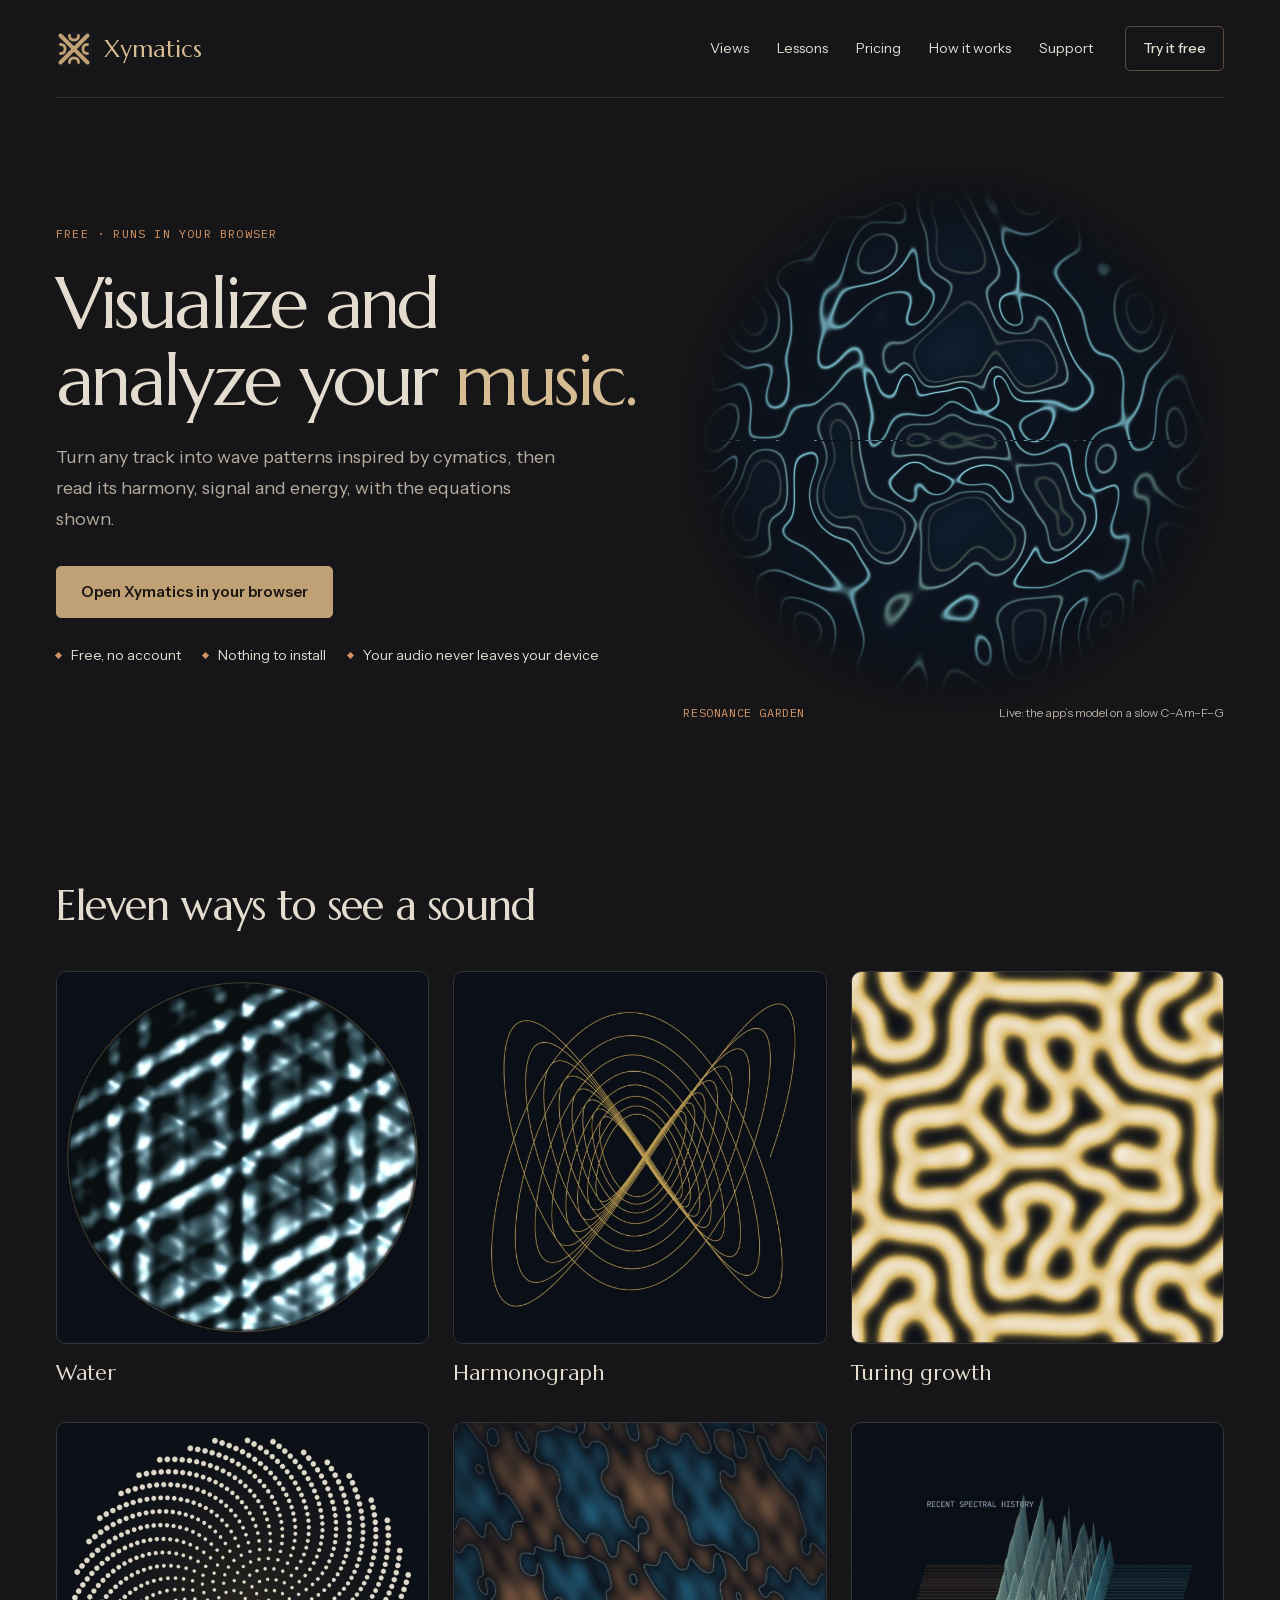
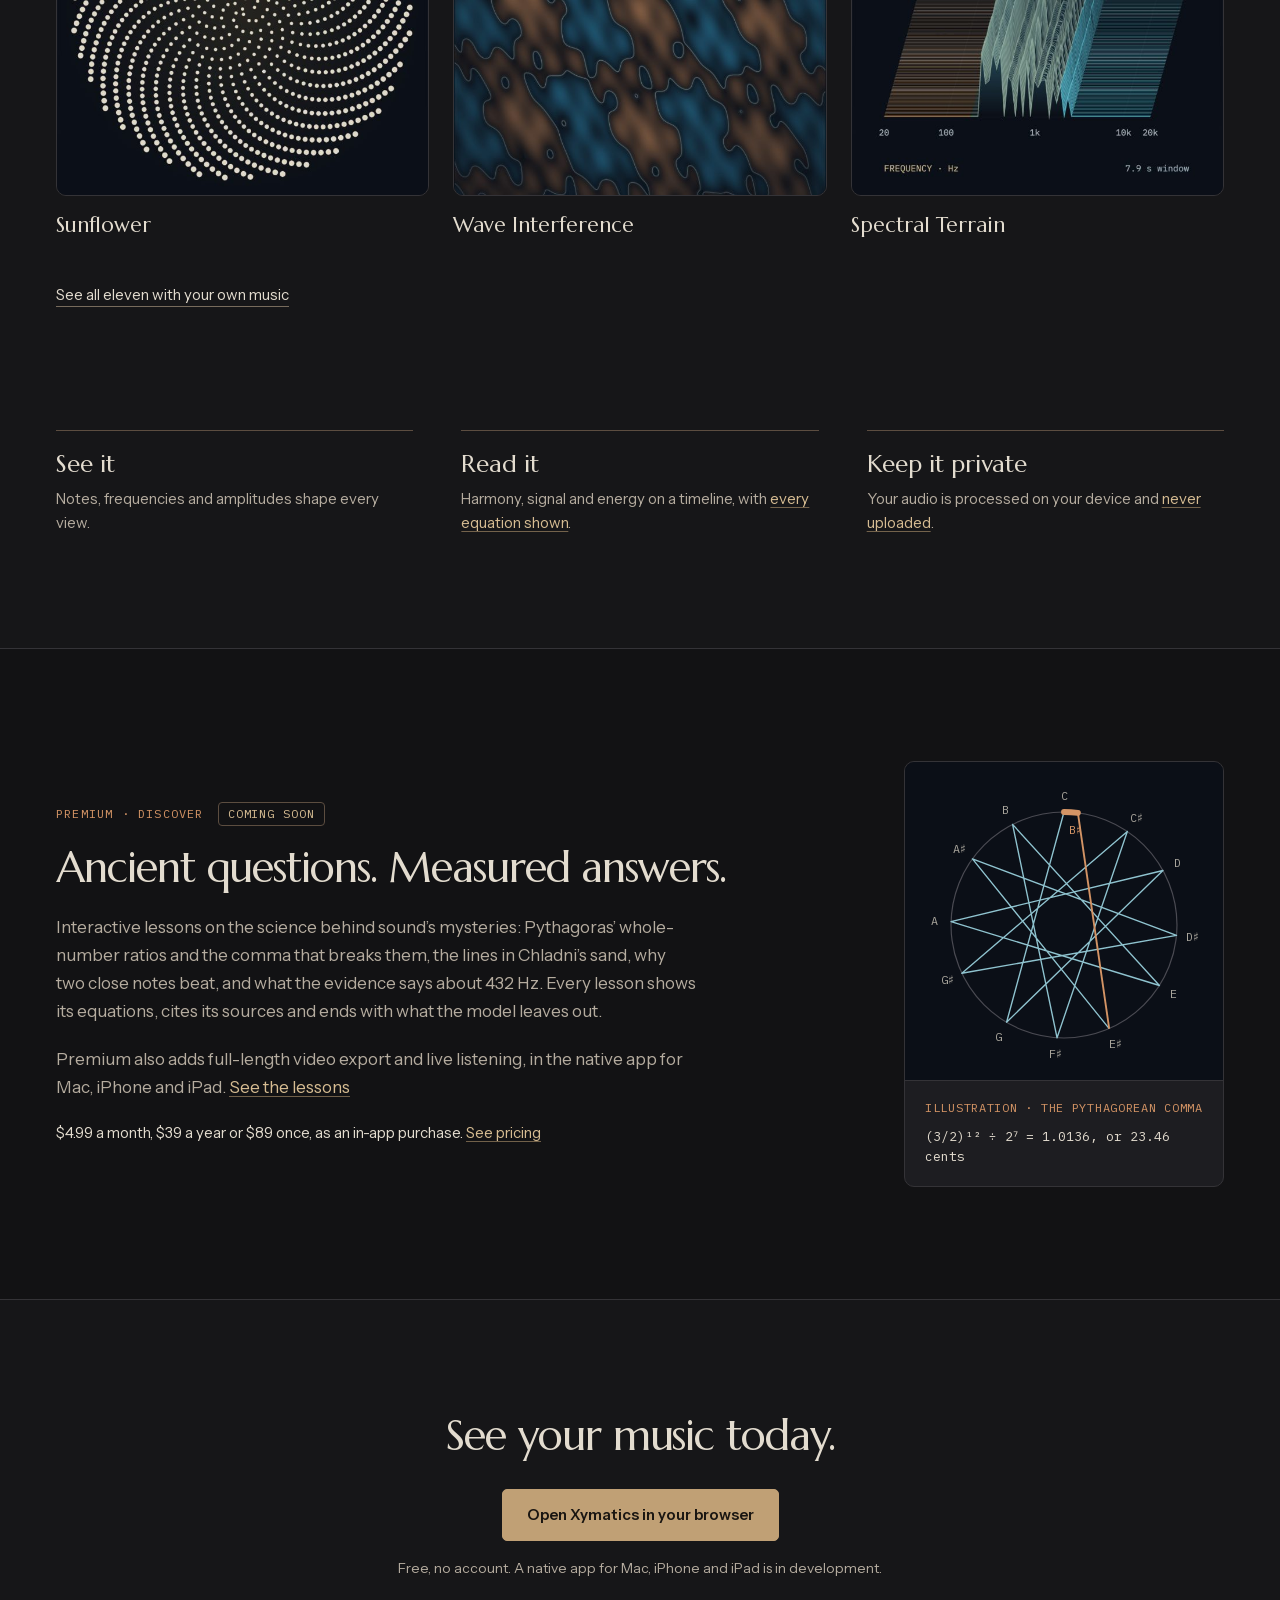
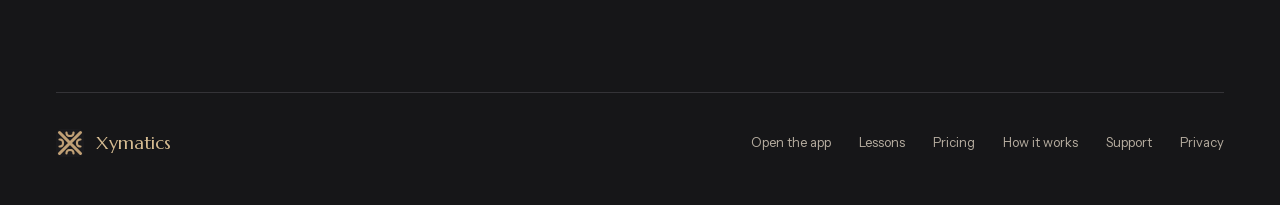
<file: index.html>
<!doctype html>
<html lang="en">
  <head>
    <meta charset="utf-8" />
    <meta name="viewport" content="width=device-width, initial-scale=1" />
    <meta
      name="description"
      content="Xymatics turns your music into wave patterns inspired by cymatics, then reads its harmony, signal and energy. Free in your browser, no account. Your audio never leaves your device."
    />
    <meta name="theme-color" content="#161618" />
    <link rel="canonical" href="https://xymatics.com/" />
    <meta property="og:type" content="website" />
    <meta property="og:site_name" content="Xymatics" />
    <meta property="og:url" content="https://xymatics.com/" />
    <meta property="og:title" content="Xymatics: see and analyze your music" />
    <meta
      property="og:description"
      content="Free audio visualization and analysis inspired by cymatics. Runs in your browser; your audio stays on your device."
    />
    <meta property="og:image" content="https://xymatics.com/assets/cymatics-workspace.jpg" />
    <meta property="og:image:width" content="1440" />
    <meta property="og:image:height" content="960" />
    <meta property="og:image:alt" content="The Xymatics workspace analyzing an example track, captured from the app." />
    <title>Xymatics: free audio visualization &amp; analysis</title>
    <link rel="icon" href="favicon.svg" type="image/svg+xml" />
    <link rel="preload" href="assets/fonts/marcellus-400.woff2" as="font" type="font/woff2" crossorigin />
    <link rel="stylesheet" href="assets/fonts/fonts.css" />
    <link rel="stylesheet" href="styles.css" />
    <script type="module" src="garden.js"></script>
  </head>
  <body>
    <a class="skip-link" href="#main">Skip to content</a>
    <header class="header wrap">
      <a class="brand" href="#main" aria-label="Xymatics, top of page"
        ><img src="favicon.svg" width="36" height="36" alt="" /><span>Xymatics</span></a
      >
      <nav class="site-nav" aria-label="Main navigation">
        <ul>
          <li><a href="#views">Views</a></li>
          <li><a href="discover.html">Lessons</a></li>
          <li><a href="pricing.html">Pricing</a></li>
          <li><a href="guide.html#calculations">How it works</a></li>
          <li><a href="support.html">Support</a></li>
        </ul>
      </nav>
      <a class="nav-download" href="https://lab.xymatics.com/">Try it free</a>
    </header>

    <main id="main" tabindex="-1">
      <section class="hero wrap" aria-labelledby="hero-heading">
        <div class="hero-copy">
          <p class="eyebrow">Free · Runs in your browser</p>
          <h1 id="hero-heading">Visualize and<br />analyze your <em>music.</em></h1>
          <p class="hero-description">
            Turn any track into wave patterns inspired by cymatics, then read its harmony, signal and energy, with the equations shown.
          </p>
          <div class="hero-actions"><a class="button primary" href="https://lab.xymatics.com/">Open Xymatics in your browser</a></div>
          <ul class="hero-facts" aria-label="At a glance">
            <li>Free, no account</li>
            <li>Nothing to install</li>
            <li>Your audio never leaves your device</li>
          </ul>
        </div>
        <figure class="hero-art">
          <img
            class="garden"
            src="assets/resonance-garden.jpg"
            width="1180"
            height="1180"
            fetchpriority="high"
            alt="A real Xymatics Resonance Garden: blue wave contours form a circular, layered pattern."
          />
          <figcaption>
            <span class="figure-number">Resonance Garden</span><span class="garden-source">Captured from the app</span
            ><span class="garden-source-live">Live: the app’s model on a slow C–Am–F–G</span>
          </figcaption>
        </figure>
      </section>

      <section class="gallery wrap" id="views" aria-labelledby="views-heading">
        <h2 id="views-heading">Eleven ways to see a sound</h2>
        <ul class="view-grid">
          <li class="view">
            <img
              src="assets/views/water.jpg"
              width="640"
              height="640"
              loading="lazy"
              alt="A round dish of dark water crossed by bright blue-white ripple ridges in a diagonal lattice."
            />
            <h3>Water</h3>
          </li>
          <li class="view">
            <img
              src="assets/views/harmonograph.jpg"
              width="640"
              height="640"
              loading="lazy"
              alt="Fine golden looping lines cross in a wide X, like a pendulum drawing."
            />
            <h3>Harmonograph</h3>
          </li>
          <li class="view">
            <img
              src="assets/views/turing-growth.jpg"
              width="640"
              height="640"
              loading="lazy"
              alt="A maze of cream and black stripes, a reaction–diffusion pattern filling the square."
            />
            <h3>Turing growth</h3>
          </li>
          <li class="view">
            <img
              src="assets/views/sunflower.jpg"
              width="640"
              height="640"
              loading="lazy"
              alt="Hundreds of cream dots packed into interlocking spiral arms, like a sunflower head."
            />
            <h3>Sunflower</h3>
          </li>
          <li class="view">
            <img
              src="assets/views/wave-interference.jpg"
              width="640"
              height="640"
              loading="lazy"
              alt="Interlocking copper and blue regions in a diagonal pattern where overlapping waves reinforce and cancel."
            />
            <h3>Wave Interference</h3>
          </li>
          <li class="view">
            <img
              src="assets/views/spectral-terrain.jpg"
              width="640"
              height="640"
              loading="lazy"
              alt="A 3D landscape of the last 8 seconds, with tall pale ridges in the midrange of a 20 Hz to 20 kHz axis."
            />
            <h3>Spectral Terrain</h3>
          </li>
        </ul>
        <p class="gallery-more"><a class="text-link" href="https://lab.xymatics.com/">See all eleven with your own music</a></p>
      </section>

      <section class="pillars wrap" aria-label="What Xymatics does">
        <article>
          <h3>See it</h3>
          <p>Notes, frequencies and amplitudes shape every view.</p>
        </article>
        <article>
          <h3>Read it</h3>
          <p>
            Harmony, signal and energy on a timeline, with
            <a class="inline-link" href="guide.html#calculations">every equation shown</a>.
          </p>
        </article>
        <article>
          <h3>Keep it private</h3>
          <p>Your audio is processed on your device and <a class="inline-link" href="privacy.html">never uploaded</a>.</p>
        </article>
      </section>

      <section class="premium-band" id="premium" aria-labelledby="premium-heading">
        <div class="wrap">
          <div>
            <p class="eyebrow">Premium · Discover <span class="badge">Coming soon</span></p>
            <h2 id="premium-heading">Ancient questions. Measured answers.</h2>
            <p class="premium-copy">
              Interactive lessons on the science behind sound’s mysteries: Pythagoras’ whole-number ratios and the comma that breaks them,
              the lines in Chladni’s sand, why two close notes beat, and what the evidence says about 432 Hz. Every lesson shows its
              equations, cites its sources and ends with what the model leaves out.
            </p>
            <p class="premium-copy">
              Premium also adds full-length video export and live listening, in the native app for Mac, iPhone and iPad.
              <a class="inline-link" href="discover.html">See the lessons</a>
            </p>
            <p class="premium-price">
              $4.99 a month, $39 a year or $89 once, as an in-app purchase. <a class="inline-link" href="pricing.html">See pricing</a>
            </p>
          </div>
          <figure class="plate comma-plate">
            <svg viewBox="0 0 260 260" role="img" aria-labelledby="comma-title comma-desc">
              <title id="comma-title">Illustration: twelve pure fifths miss the octave</title>
              <desc id="comma-desc">
                Twelve steps of a pure 3 to 2 fifth from C, folded into one octave and drawn around a circle of 1200 cents. The star almost
                closes, but the twelfth step, B sharp, lands 23.46 cents past C.
              </desc>
              <circle class="axis" cx="130" cy="130" r="96" fill="none" />
              <path class="signal" d="M130 34L81.2 212.6L214.1 83.7L34 127.1L211.1 181.4L86.3 44.5L124.1 225.8L183.8 50.5L43.2 171L225.6 138.8L52.2 73.8L168.4 218" />
              <line class="comma" x1="168.4" y1="218" x2="141.8" y2="34.7" />
              <path class="comma-gap" d="M130 34A96 96 0 0 1 141.8 34.7" />
              <text x="130" y="23.5" text-anchor="middle">C</text>
              <text x="74" y="228.2" text-anchor="middle">G</text>
              <text x="226.4" y="80.5" text-anchor="middle">D</text>
              <text x="20.1" y="130.1" text-anchor="middle">A</text>
              <text x="222.9" y="192.4" text-anchor="middle">E</text>
              <text x="79.9" y="35.5" text-anchor="middle">B</text>
              <text x="123.2" y="243.3" text-anchor="middle">F♯</text>
              <text x="191.7" y="42.4" text-anchor="middle">C♯</text>
              <text x="30.6" y="180.5" text-anchor="middle">G♯</text>
              <text x="239.5" y="143.6" text-anchor="middle">D♯</text>
              <text x="40.9" y="69.1" text-anchor="middle">A♯</text>
              <text x="173.9" y="234.3" text-anchor="middle">E♯</text>
              <text x="139.9" y="53.1" text-anchor="middle" class="comma-label">B♯</text>
            </svg>
            <figcaption>
              <span class="plate-label">Illustration · The Pythagorean comma</span>
              <code>(3/2)¹² ÷ 2⁷ = 1.0136, or 23.46 cents</code>
            </figcaption>
          </figure>
        </div>
      </section>

      <section class="closing wrap" id="download" aria-labelledby="download-heading">
        <h2 id="download-heading">See your music today.</h2>
        <a class="button primary" href="https://lab.xymatics.com/">Open Xymatics in your browser</a>
        <p>Free, no account. A native app for Mac, iPhone and iPad is in development.</p>
      </section>
    </main>

    <footer class="footer wrap">
      <a class="brand" href="#main" aria-label="Xymatics, back to top"
        ><img src="favicon.svg" width="28" height="28" alt="" /><span>Xymatics</span></a
      >
      <nav aria-label="Footer">
        <ul>
          <li><a href="https://lab.xymatics.com/">Open the app</a></li>
          <li><a href="discover.html">Lessons</a></li>
          <li><a href="pricing.html">Pricing</a></li>
          <li><a href="guide.html#calculations">How it works</a></li>
          <li><a href="support.html">Support</a></li>
          <li><a href="privacy.html">Privacy</a></li>
        </ul>
      </nav>
    </footer>
  </body>
</html>
</file>
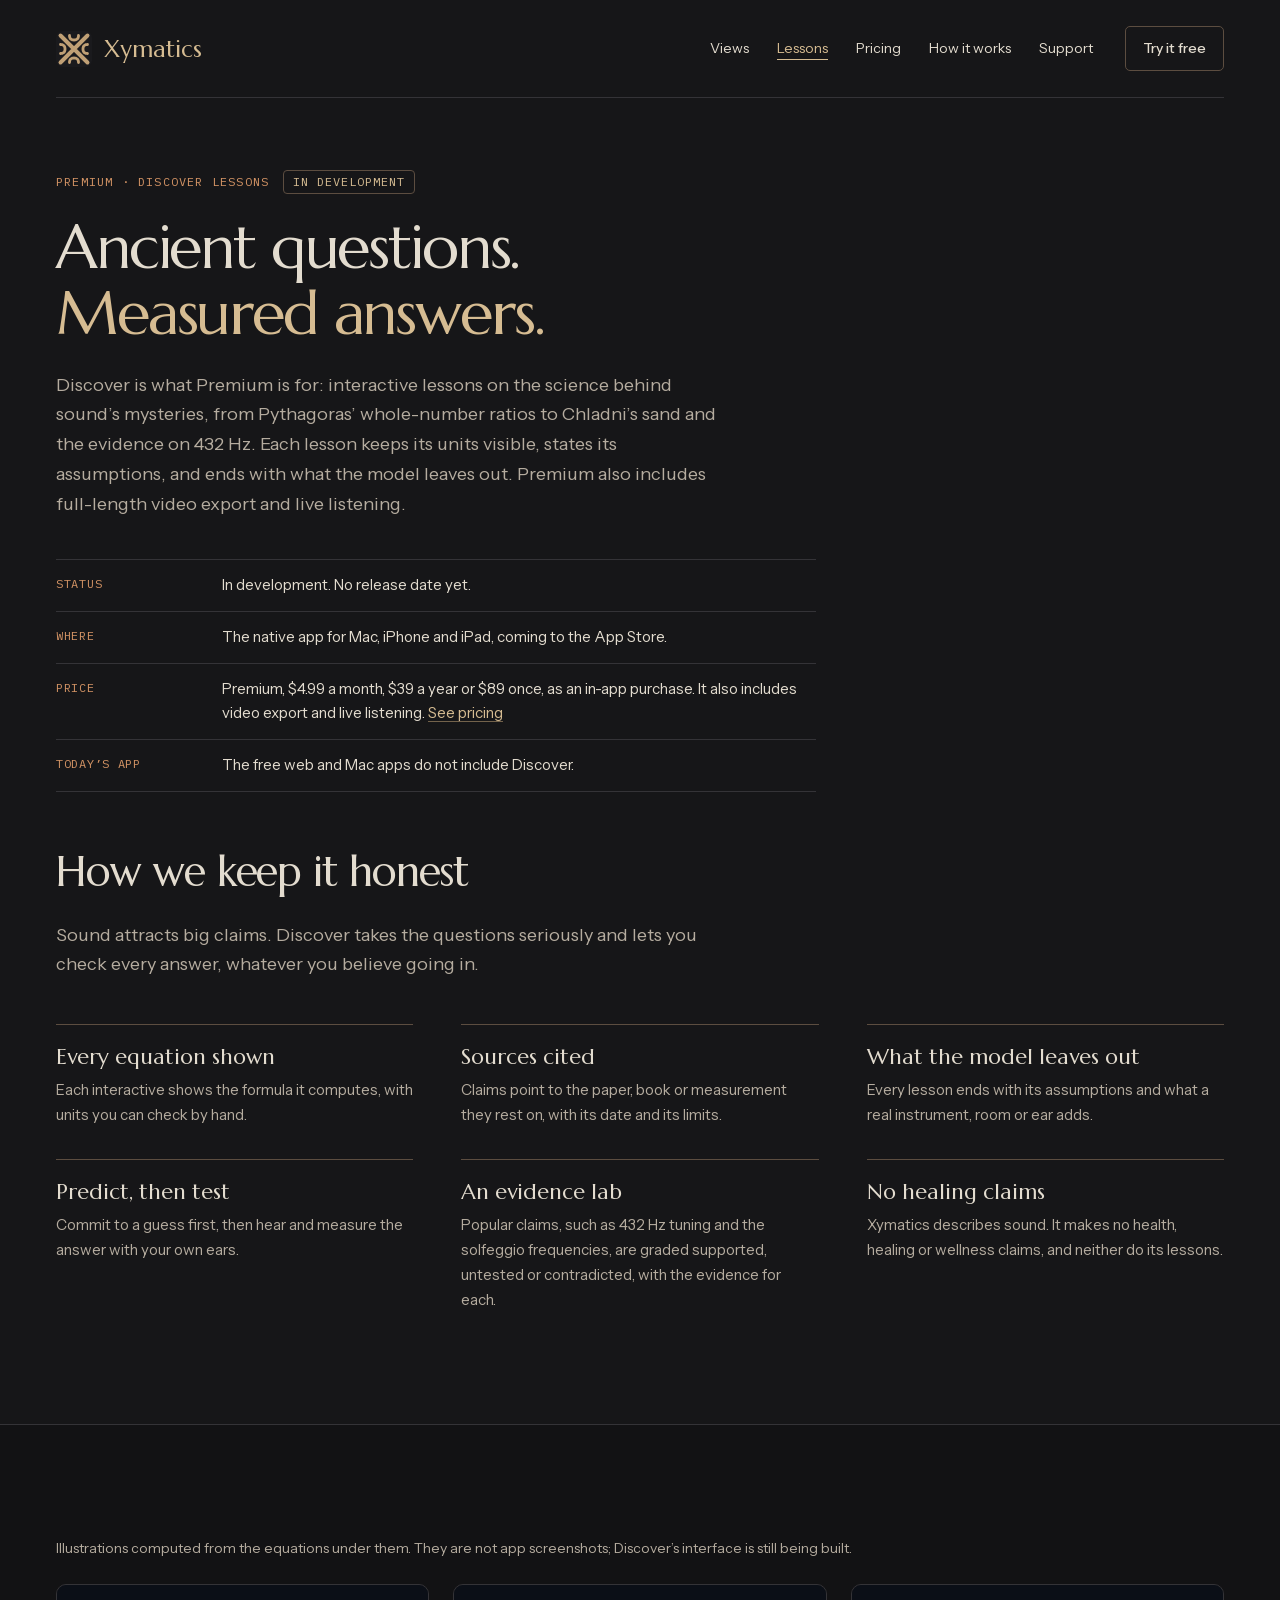
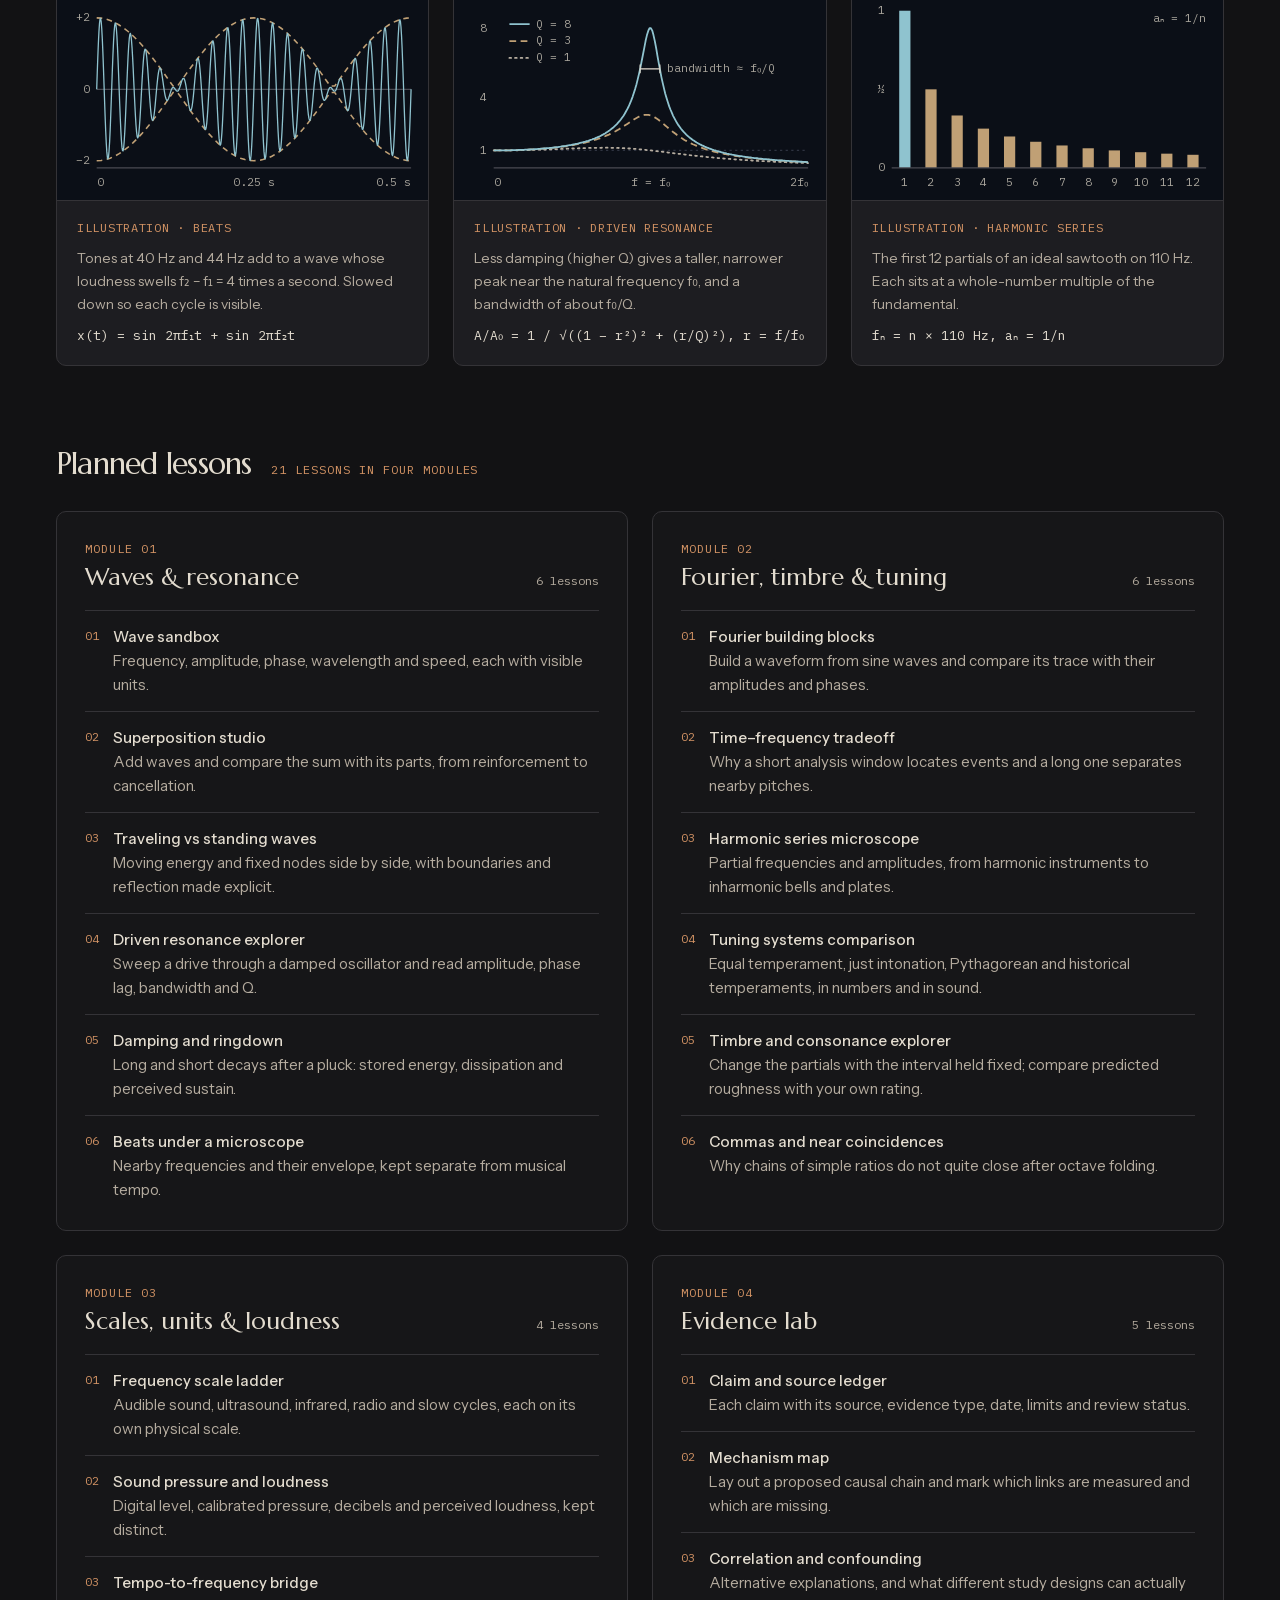
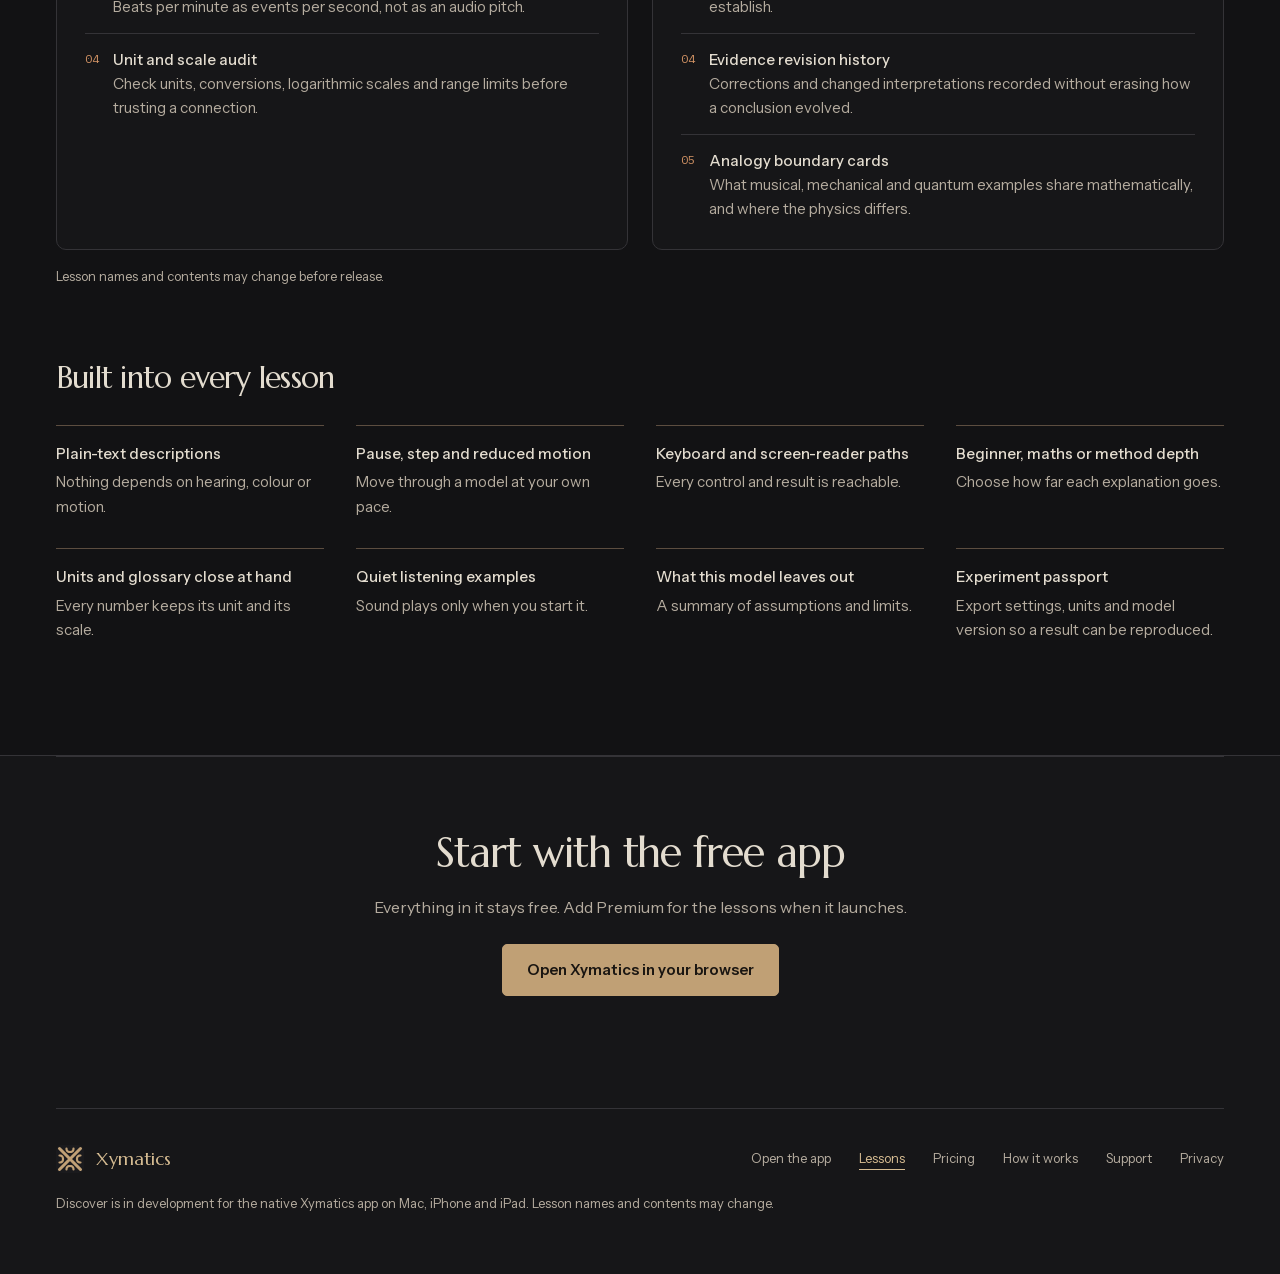
<file: discover.html>
<!doctype html>
<html lang="en">
  <head>
    <meta charset="utf-8" />
    <meta name="viewport" content="width=device-width, initial-scale=1" />
    <meta
      name="description"
      content="Xymatics Premium is Discover: 21 planned interactive lessons on the science behind sound’s mysteries, from Pythagoras’ ratios to the evidence on 432 Hz, with every equation shown and every source cited. In development."
    />
    <meta name="theme-color" content="#161618" />
    <link rel="canonical" href="https://xymatics.com/discover.html" />
    <meta property="og:type" content="website" />
    <meta property="og:site_name" content="Xymatics" />
    <meta property="og:url" content="https://xymatics.com/discover.html" />
    <meta property="og:title" content="Xymatics Discover: ancient questions, measured answers" />
    <meta property="og:description" content="21 planned interactive lessons on the science behind sound’s mysteries, for the native Xymatics app on Mac, iPhone and iPad." />
    <title>Discover lessons · Xymatics</title>
    <link rel="icon" href="favicon.svg" type="image/svg+xml" />
    <link rel="preload" href="assets/fonts/marcellus-400.woff2" as="font" type="font/woff2" crossorigin />
    <link rel="stylesheet" href="assets/fonts/fonts.css" />
    <link rel="stylesheet" href="styles.css" />
  </head>
  <body>
    <a class="skip-link" href="#main">Skip to content</a>
    <header class="header wrap">
      <a class="brand" href="index.html" aria-label="Xymatics home"
        ><img src="favicon.svg" width="36" height="36" alt="" /><span>Xymatics</span></a
      >
      <nav class="site-nav" aria-label="Main navigation">
        <ul>
          <li><a href="index.html#views">Views</a></li>
          <li><a href="discover.html" aria-current="page">Lessons</a></li>
          <li><a href="pricing.html">Pricing</a></li>
          <li><a href="guide.html#calculations">How it works</a></li>
          <li><a href="support.html">Support</a></li>
        </ul>
      </nav>
      <a class="nav-download" href="https://lab.xymatics.com/">Try it free</a>
    </header>

    <main id="main" tabindex="-1">
      <section class="page-hero wrap" aria-labelledby="discover-heading">
        <p class="eyebrow">Premium · Discover lessons <span class="badge">In development</span></p>
        <h1 id="discover-heading">Ancient questions. <em>Measured answers.</em></h1>
        <p class="page-lede">
          Discover is what Premium is for: interactive lessons on the science behind sound’s mysteries, from Pythagoras’ whole-number
          ratios to Chladni’s sand and the evidence on 432 Hz. Each lesson keeps its units visible, states its assumptions, and ends with
          what the model leaves out. Premium also includes full-length video export and live listening.
        </p>
        <dl class="status">
          <div>
            <dt>Status</dt>
            <dd>In development. No release date yet.</dd>
          </div>
          <div>
            <dt>Where</dt>
            <dd>The native app for Mac, iPhone and iPad, coming to the App Store.</dd>
          </div>
          <div>
            <dt>Price</dt>
            <dd>Premium, $4.99 a month, $39 a year or $89 once, as an in-app purchase. It also includes video export and live listening. <a class="inline-link" href="pricing.html">See pricing</a></dd>
          </div>
          <div>
            <dt>Today’s app</dt>
            <dd>The free web and Mac apps do not include Discover.</dd>
          </div>
        </dl>
      </section>

      <section class="honest wrap" aria-labelledby="honest-heading">
        <h2 id="honest-heading">How we keep it honest</h2>
        <p class="page-lede">
          Sound attracts big claims. Discover takes the questions seriously and lets you check every answer, whatever you believe going in.
        </p>
        <div class="honest-points">
          <article>
            <h3>Every equation shown</h3>
            <p>Each interactive shows the formula it computes, with units you can check by hand.</p>
          </article>
          <article>
            <h3>Sources cited</h3>
            <p>Claims point to the paper, book or measurement they rest on, with its date and its limits.</p>
          </article>
          <article>
            <h3>What the model leaves out</h3>
            <p>Every lesson ends with its assumptions and what a real instrument, room or ear adds.</p>
          </article>
          <article>
            <h3>Predict, then test</h3>
            <p>Commit to a guess first, then hear and measure the answer with your own ears.</p>
          </article>
          <article>
            <h3>An evidence lab</h3>
            <p>
              Popular claims, such as 432 Hz tuning and the solfeggio frequencies, are graded supported, untested or contradicted, with the
              evidence for each.
            </p>
          </article>
          <article>
            <h3>No healing claims</h3>
            <p>Xymatics describes sound. It makes no health, healing or wellness claims, and neither do its lessons.</p>
          </article>
        </div>
      </section>

      <section class="premium" id="lessons" aria-label="Planned lessons">
        <div class="wrap">
          <div class="plates">
            <p class="plates-note">
              Illustrations computed from the equations under them. They are not app screenshots; Discover’s interface is still being built.
            </p>
            <figure class="plate">
              <svg viewBox="0 0 320 180" role="img" aria-labelledby="fig-beats-title fig-beats-desc">
                <title id="fig-beats-title">Illustration: beats between two nearby tones</title>
                <desc id="fig-beats-desc">
                  The sum of a 40 hertz and a 44 hertz sine wave over half a second. The combined wave swells and fades twice, following a
                  dashed envelope that repeats 4 times per second.
                </desc>
                <line class="axis" x1="30" y1="84" x2="310" y2="84" />
                <path
                  class="envelope"
                  d="M30 20.4L34 20.6L38 21.4L42 22.7L46 24.4L50 26.7L54 29.4L58 32.5L62 36.1L66 40L70 44.3L74 48.9L78 53.8L82 59L86 64.3L90 69.8L94 75.5L98 81.1L102 81.1L106 75.5L110 69.8L114 64.3L118 59L122 53.8L126 48.9L130 44.3L134 40L138 36.1L142 32.5L146 29.4L150 26.7L154 24.4L158 22.7L162 21.4L166 20.6L170 20.4L174 20.6L178 21.4L182 22.7L186 24.4L190 26.7L194 29.4L198 32.5L202 36.1L206 40L210 44.3L214 48.9L218 53.8L222 59L226 64.3L230 69.8L234 75.5L238 81.1L242 81.1L246 75.5L250 69.8L254 64.3L258 59L262 53.8L266 48.9L270 44.3L274 40L278 36.1L282 32.5L286 29.4L290 26.7L294 24.4L298 22.7L302 21.4L306 20.6L310 20.4"
                />
                <path
                  class="envelope"
                  d="M30 147.6L34 147.4L38 146.6L42 145.3L46 143.6L50 141.3L54 138.6L58 135.5L62 131.9L66 128L70 123.7L74 119.1L78 114.2L82 109L86 103.7L90 98.2L94 92.5L98 86.9L102 86.9L106 92.5L110 98.2L114 103.7L118 109L122 114.2L126 119.1L130 123.7L134 128L138 131.9L142 135.5L146 138.6L150 141.3L154 143.6L158 145.3L162 146.6L166 147.4L170 147.6L174 147.4L178 146.6L182 145.3L186 143.6L190 141.3L194 138.6L198 135.5L202 131.9L206 128L210 123.7L214 119.1L218 114.2L222 109L226 103.7L230 98.2L234 92.5L238 86.9L242 86.9L246 92.5L250 98.2L254 103.7L258 109L262 114.2L266 119.1L270 123.7L274 128L278 131.9L282 135.5L286 138.6L290 141.3L294 143.6L298 145.3L302 146.6L306 147.4L310 147.6"
                />
                <path
                  class="signal"
                  d="M30 84L30.5 69.1L31 55.1L31.5 42.7L32 32.6L32.5 25.3L33 21.3L33.5 20.8L34 23.7L34.5 30L35 39.3L35.5 51L36 64.5L36.5 79.1L37 93.8L37.5 108L38 120.8L38.5 131.5L39 139.5L39.5 144.5L40 146L40.5 144.2L41 139L41.5 130.8L42 120.1L42.5 107.4L43 93.5L43.5 79.2L44 65.3L44.5 52.5L45 41.5L45.5 33L46 27.3L46.5 24.9L47 25.7L47.5 29.7L48 36.7L48.5 46.2L49 57.7L49.5 70.5L50 84L50.5 97.3L51 109.7L51.5 120.6L52 129.3L52.5 135.5L53 138.7L53.5 138.8L54 136L54.5 130.3L55 122.1L55.5 112L56 100.4L56.5 88.1L57 75.8L57.5 64.1L58 53.7L58.5 45.2L59 38.9L59.5 35.2L60 34.2L60.5 36.1L61 40.5L61.5 47.2L62 55.8L62.5 65.8L63 76.7L63.5 87.6L64 98.2L64.5 107.8L65 115.8L65.5 121.9L66 125.8L66.5 127.3L67 126.4L67.5 123.2L68 117.9L68.5 110.8L69 102.5L69.5 93.4L70 84L70.5 74.9L71 66.5L71.5 59.3L72 53.7L72.5 50L73 48.2L73.5 48.5L74 50.7L74.5 54.6L75 60.1L75.5 66.6L76 73.9L76.5 81.5L77 88.9L77.5 95.8L78 101.7L78.5 106.5L79 109.7L79.5 111.5L80 111.6L80.5 110.2L81 107.4L81.5 103.5L82 98.7L82.5 93.3L83 87.7L83.5 82.2L84 77.1L84.5 72.7L85 69.1L85.5 66.7L86 65.3L86.5 65.1L87 65.9L87.5 67.7L88 70.3L88.5 73.5L89 76.9L89.5 80.5L90 84L90.5 87.1L91 89.8L91.5 91.8L92 93.2L92.5 93.8L93 93.8L93.5 93.2L94 92.1L94.5 90.7L95 89L95.5 87.4L96 85.8L96.5 84.4L97 83.3L97.5 82.6L98 82.3L98.5 82.4L99 82.7L99.5 83.3L100 84L100.5 84.7L101 85.3L101.5 85.6L102 85.7L102.5 85.4L103 84.7L103.5 83.6L104 82.2L104.5 80.6L105 79L105.5 77.3L106 75.9L106.5 74.8L107 74.2L107.5 74.2L108 74.8L108.5 76.2L109 78.2L109.5 80.9L110 84L110.5 87.5L111 91.1L111.5 94.5L112 97.7L112.5 100.3L113 102.1L113.5 102.9L114 102.7L114.5 101.3L115 98.9L115.5 95.3L116 90.9L116.5 85.8L117 80.3L117.5 74.7L118 69.3L118.5 64.5L119 60.6L119.5 57.8L120 56.4L120.5 56.5L121 58.3L121.5 61.5L122 66.3L122.5 72.2L123 79.1L123.5 86.5L124 94.1L124.5 101.4L125 107.9L125.5 113.4L126 117.3L126.5 119.5L127 119.8L127.5 118L128 114.3L128.5 108.7L129 101.5L129.5 93.1L130 84L130.5 74.6L131 65.5L131.5 57.2L132 50.1L132.5 44.8L133 41.6L133.5 40.7L134 42.2L134.5 46.1L135 52.2L135.5 60.2L136 69.8L136.5 80.4L137 91.3L137.5 102.2L138 112.2L138.5 120.8L139 127.5L139.5 131.9L140 133.8L140.5 132.8L141 129.1L141.5 122.8L142 114.3L142.5 103.9L143 92.2L143.5 79.9L144 67.6L144.5 56L145 45.9L145.5 37.7L146 32L146.5 29.2L147 29.3L147.5 32.5L148 38.7L148.5 47.4L149 58.3L149.5 70.7L150 84L150.5 97.5L151 110.3L151.5 121.8L152 131.3L152.5 138.3L153 142.3L153.5 143.1L154 140.7L154.5 135L155 126.5L155.5 115.5L156 102.7L156.5 88.8L157 74.5L157.5 60.6L158 47.9L158.5 37.2L159 29L159.5 23.8L160 22L160.5 23.5L161 28.5L161.5 36.5L162 47.2L162.5 60L163 74.2L163.5 88.9L164 103.5L164.5 117L165 128.7L165.5 138L166 144.3L166.5 147.2L167 146.7L167.5 142.7L168 135.4L168.5 125.3L169 112.9L169.5 98.9L170 84L170.5 69.1L171 55.1L171.5 42.7L172 32.6L172.5 25.3L173 21.3L173.5 20.8L174 23.7L174.5 30L175 39.3L175.5 51L176 64.5L176.5 79.1L177 93.8L177.5 108L178 120.8L178.5 131.5L179 139.5L179.5 144.5L180 146L180.5 144.2L181 139L181.5 130.8L182 120.1L182.5 107.4L183 93.5L183.5 79.2L184 65.3L184.5 52.5L185 41.5L185.5 33L186 27.3L186.5 24.9L187 25.7L187.5 29.7L188 36.7L188.5 46.2L189 57.7L189.5 70.5L190 84L190.5 97.3L191 109.7L191.5 120.6L192 129.3L192.5 135.5L193 138.7L193.5 138.8L194 136L194.5 130.3L195 122.1L195.5 112L196 100.4L196.5 88.1L197 75.8L197.5 64.1L198 53.7L198.5 45.2L199 38.9L199.5 35.2L200 34.2L200.5 36.1L201 40.5L201.5 47.2L202 55.8L202.5 65.8L203 76.7L203.5 87.6L204 98.2L204.5 107.8L205 115.8L205.5 121.9L206 125.8L206.5 127.3L207 126.4L207.5 123.2L208 117.9L208.5 110.8L209 102.5L209.5 93.4L210 84L210.5 74.9L211 66.5L211.5 59.3L212 53.7L212.5 50L213 48.2L213.5 48.5L214 50.7L214.5 54.6L215 60.1L215.5 66.6L216 73.9L216.5 81.5L217 88.9L217.5 95.8L218 101.7L218.5 106.5L219 109.7L219.5 111.5L220 111.6L220.5 110.2L221 107.4L221.5 103.5L222 98.7L222.5 93.3L223 87.7L223.5 82.2L224 77.1L224.5 72.7L225 69.1L225.5 66.7L226 65.3L226.5 65.1L227 65.9L227.5 67.7L228 70.3L228.5 73.5L229 76.9L229.5 80.5L230 84L230.5 87.1L231 89.8L231.5 91.8L232 93.2L232.5 93.8L233 93.8L233.5 93.2L234 92.1L234.5 90.7L235 89L235.5 87.4L236 85.8L236.5 84.4L237 83.3L237.5 82.6L238 82.3L238.5 82.4L239 82.7L239.5 83.3L240 84L240.5 84.7L241 85.3L241.5 85.6L242 85.7L242.5 85.4L243 84.7L243.5 83.6L244 82.2L244.5 80.6L245 79L245.5 77.3L246 75.9L246.5 74.8L247 74.2L247.5 74.2L248 74.8L248.5 76.2L249 78.2L249.5 80.9L250 84L250.5 87.5L251 91.1L251.5 94.5L252 97.7L252.5 100.3L253 102.1L253.5 102.9L254 102.7L254.5 101.3L255 98.9L255.5 95.3L256 90.9L256.5 85.8L257 80.3L257.5 74.7L258 69.3L258.5 64.5L259 60.6L259.5 57.8L260 56.4L260.5 56.5L261 58.3L261.5 61.5L262 66.3L262.5 72.2L263 79.1L263.5 86.5L264 94.1L264.5 101.4L265 107.9L265.5 113.4L266 117.3L266.5 119.5L267 119.8L267.5 118L268 114.3L268.5 108.7L269 101.5L269.5 93.1L270 84L270.5 74.6L271 65.5L271.5 57.2L272 50.1L272.5 44.8L273 41.6L273.5 40.7L274 42.2L274.5 46.1L275 52.2L275.5 60.2L276 69.8L276.5 80.4L277 91.3L277.5 102.2L278 112.2L278.5 120.8L279 127.5L279.5 131.9L280 133.8L280.5 132.8L281 129.1L281.5 122.8L282 114.3L282.5 103.9L283 92.2L283.5 79.9L284 67.6L284.5 56L285 45.9L285.5 37.7L286 32L286.5 29.2L287 29.3L287.5 32.5L288 38.7L288.5 47.4L289 58.3L289.5 70.7L290 84L290.5 97.5L291 110.3L291.5 121.8L292 131.3L292.5 138.3L293 142.3L293.5 143.1L294 140.7L294.5 135L295 126.5L295.5 115.5L296 102.7L296.5 88.8L297 74.5L297.5 60.6L298 47.9L298.5 37.2L299 29L299.5 23.8L300 22L300.5 23.5L301 28.5L301.5 36.5L302 47.2L302.5 60L303 74.2L303.5 88.9L304 103.5L304.5 117L305 128.7L305.5 138L306 144.3L306.5 147.2L307 146.7L307.5 142.7L308 135.4L308.5 125.3L309 112.9L309.5 98.9L310 84"
                />
                <line class="axis" x1="30" y1="154" x2="310" y2="154" />
                <text x="30" y="170">0</text>
                <text x="170" y="170" text-anchor="middle">0.25 s</text>
                <text x="310" y="170" text-anchor="end">0.5 s</text>
                <text x="24" y="23.4" text-anchor="end">+2</text>
                <text x="24" y="87" text-anchor="end">0</text>
                <text x="24" y="150.6" text-anchor="end">−2</text>
              </svg>
              <figcaption>
                <span class="plate-label">Illustration · Beats</span>
                <p>
                  Tones at 40 Hz and 44 Hz add to a wave whose loudness swells f₂ − f₁ = 4 times a second. Slowed down so each cycle is
                  visible.
                </p>
                <code>x(t) = sin 2πf₁t + sin 2πf₂t</code>
              </figcaption>
            </figure>
            <figure class="plate">
              <svg viewBox="0 0 320 180" role="img" aria-labelledby="fig-res-title fig-res-desc">
                <title id="fig-res-title">Illustration: driven resonance curves</title>
                <desc id="fig-res-desc">
                  Steady-state amplitude of a driven, damped oscillator against drive frequency, for quality factors 1, 3 and 8. Higher Q
                  gives a taller, narrower peak near the natural frequency; for Q equal to 8 the peak reaches about 8 and its half-power
                  width is about one eighth of the natural frequency.
                </desc>
                <line class="axis" x1="30" y1="154" x2="310" y2="154" />
                <line class="grid" x1="30" y1="138.4" x2="310" y2="138.4" />
                <path
                  class="curve q1"
                  d="M30 138.4L31.2 138.4L32.3 138.4L33.5 138.4L34.7 138.4L35.8 138.4L37 138.4L38.2 138.4L39.3 138.4L40.5 138.4L41.7 138.4L42.8 138.4L44 138.4L45.2 138.4L46.3 138.3L47.5 138.3L48.7 138.3L49.8 138.3L51 138.3L52.2 138.3L53.3 138.2L54.5 138.2L55.7 138.2L56.8 138.2L58 138.1L59.2 138.1L60.3 138.1L61.5 138.1L62.7 138L63.8 138L65 138L66.2 137.9L67.3 137.9L68.5 137.9L69.7 137.8L70.8 137.8L72 137.8L73.2 137.7L74.3 137.7L75.5 137.7L76.7 137.6L77.8 137.6L79 137.5L80.2 137.5L81.3 137.5L82.5 137.4L83.7 137.4L84.8 137.3L86 137.3L87.2 137.2L88.3 137.2L89.5 137.1L90.7 137.1L91.8 137.1L93 137L94.2 137L95.3 136.9L96.5 136.9L97.7 136.8L98.8 136.8L100 136.7L101.2 136.7L102.3 136.7L103.5 136.6L104.7 136.6L105.8 136.5L107 136.5L108.2 136.4L109.3 136.4L110.5 136.4L111.7 136.3L112.8 136.3L114 136.3L115.2 136.2L116.3 136.2L117.5 136.2L118.7 136.2L119.8 136.1L121 136.1L122.2 136.1L123.3 136.1L124.5 136.1L125.7 136.1L126.8 136L128 136L129.2 136L130.3 136L131.5 136L132.7 136.1L133.8 136.1L135 136.1L136.2 136.1L137.3 136.1L138.5 136.2L139.7 136.2L140.8 136.2L142 136.3L143.2 136.3L144.3 136.4L145.5 136.4L146.7 136.5L147.8 136.5L149 136.6L150.2 136.7L151.3 136.7L152.5 136.8L153.7 136.9L154.8 137L156 137.1L157.2 137.2L158.3 137.3L159.5 137.4L160.7 137.5L161.8 137.6L163 137.7L164.2 137.8L165.3 137.9L166.5 138.1L167.7 138.2L168.8 138.3L170 138.4L171.2 138.6L172.3 138.7L173.5 138.8L174.7 139L175.8 139.1L177 139.3L178.2 139.4L179.3 139.5L180.5 139.7L181.7 139.8L182.8 140L184 140.1L185.2 140.3L186.3 140.4L187.5 140.5L188.7 140.7L189.8 140.8L191 141L192.2 141.1L193.3 141.3L194.5 141.4L195.7 141.5L196.8 141.7L198 141.8L199.2 142L200.3 142.1L201.5 142.2L202.7 142.4L203.8 142.5L205 142.7L206.2 142.8L207.3 142.9L208.5 143L209.7 143.2L210.8 143.3L212 143.4L213.2 143.6L214.3 143.7L215.5 143.8L216.7 143.9L217.8 144L219 144.2L220.2 144.3L221.3 144.4L222.5 144.5L223.7 144.6L224.8 144.7L226 144.8L227.2 144.9L228.3 145.1L229.5 145.2L230.7 145.3L231.8 145.4L233 145.5L234.2 145.6L235.3 145.7L236.5 145.8L237.7 145.8L238.8 145.9L240 146L241.2 146.1L242.3 146.2L243.5 146.3L244.7 146.4L245.8 146.5L247 146.6L248.2 146.6L249.3 146.7L250.5 146.8L251.7 146.9L252.8 147L254 147L255.2 147.1L256.3 147.2L257.5 147.3L258.7 147.3L259.8 147.4L261 147.5L262.2 147.5L263.3 147.6L264.5 147.7L265.7 147.8L266.8 147.8L268 147.9L269.2 147.9L270.3 148L271.5 148.1L272.7 148.1L273.8 148.2L275 148.2L276.2 148.3L277.3 148.4L278.5 148.4L279.7 148.5L280.8 148.5L282 148.6L283.2 148.6L284.3 148.7L285.5 148.7L286.7 148.8L287.8 148.8L289 148.9L290.2 148.9L291.3 149L292.5 149L293.7 149.1L294.8 149.1L296 149.2L297.2 149.2L298.3 149.3L299.5 149.3L300.7 149.4L301.8 149.4L303 149.4L304.2 149.5L305.3 149.5L306.5 149.6L307.7 149.6L308.8 149.6L310 149.7"
                />
                <path
                  class="curve q3"
                  d="M30 138.4L31.2 138.4L32.3 138.4L33.5 138.4L34.7 138.4L35.8 138.4L37 138.4L38.2 138.4L39.3 138.4L40.5 138.4L41.7 138.3L42.8 138.3L44 138.3L45.2 138.3L46.3 138.2L47.5 138.2L48.7 138.2L49.8 138.1L51 138.1L52.2 138.1L53.3 138L54.5 138L55.7 137.9L56.8 137.9L58 137.8L59.2 137.8L60.3 137.7L61.5 137.7L62.7 137.6L63.8 137.5L65 137.5L66.2 137.4L67.3 137.3L68.5 137.3L69.7 137.2L70.8 137.1L72 137L73.2 136.9L74.3 136.8L75.5 136.7L76.7 136.6L77.8 136.5L79 136.4L80.2 136.3L81.3 136.2L82.5 136.1L83.7 136L84.8 135.8L86 135.7L87.2 135.6L88.3 135.4L89.5 135.3L90.7 135.1L91.8 135L93 134.8L94.2 134.7L95.3 134.5L96.5 134.3L97.7 134.1L98.8 133.9L100 133.8L101.2 133.6L102.3 133.3L103.5 133.1L104.7 132.9L105.8 132.7L107 132.4L108.2 132.2L109.3 131.9L110.5 131.7L111.7 131.4L112.8 131.1L114 130.8L115.2 130.5L116.3 130.2L117.5 129.8L118.7 129.5L119.8 129.1L121 128.8L122.2 128.4L123.3 128L124.5 127.6L125.7 127.2L126.8 126.7L128 126.3L129.2 125.8L130.3 125.3L131.5 124.8L132.7 124.3L133.8 123.7L135 123.1L136.2 122.5L137.3 121.9L138.5 121.3L139.7 120.6L140.8 120L142 119.3L143.2 118.6L144.3 117.8L145.5 117.1L146.7 116.3L147.8 115.6L149 114.8L150.2 114L151.3 113.2L152.5 112.4L153.7 111.7L154.8 110.9L156 110.2L157.2 109.5L158.3 108.9L159.5 108.3L160.7 107.8L161.8 107.4L163 107.1L164.2 106.8L165.3 106.7L166.5 106.7L167.7 106.8L168.8 107L170 107.3L171.2 107.8L172.3 108.3L173.5 109L174.7 109.7L175.8 110.5L177 111.3L178.2 112.3L179.3 113.2L180.5 114.2L181.7 115.2L182.8 116.2L184 117.2L185.2 118.2L186.3 119.2L187.5 120.2L188.7 121.1L189.8 122L191 122.9L192.2 123.8L193.3 124.7L194.5 125.5L195.7 126.3L196.8 127.1L198 127.8L199.2 128.6L200.3 129.3L201.5 129.9L202.7 130.6L203.8 131.2L205 131.8L206.2 132.4L207.3 132.9L208.5 133.4L209.7 133.9L210.8 134.4L212 134.9L213.2 135.4L214.3 135.8L215.5 136.2L216.7 136.6L217.8 137L219 137.4L220.2 137.8L221.3 138.1L222.5 138.5L223.7 138.8L224.8 139.1L226 139.4L227.2 139.7L228.3 140L229.5 140.3L230.7 140.6L231.8 140.8L233 141.1L234.2 141.3L235.3 141.6L236.5 141.8L237.7 142L238.8 142.2L240 142.4L241.2 142.7L242.3 142.8L243.5 143L244.7 143.2L245.8 143.4L247 143.6L248.2 143.8L249.3 143.9L250.5 144.1L251.7 144.3L252.8 144.4L254 144.6L255.2 144.7L256.3 144.9L257.5 145L258.7 145.1L259.8 145.3L261 145.4L262.2 145.5L263.3 145.6L264.5 145.8L265.7 145.9L266.8 146L268 146.1L269.2 146.2L270.3 146.3L271.5 146.4L272.7 146.5L273.8 146.6L275 146.7L276.2 146.8L277.3 146.9L278.5 147L279.7 147.1L280.8 147.2L282 147.3L283.2 147.4L284.3 147.5L285.5 147.5L286.7 147.6L287.8 147.7L289 147.8L290.2 147.9L291.3 147.9L292.5 148L293.7 148.1L294.8 148.1L296 148.2L297.2 148.3L298.3 148.3L299.5 148.4L300.7 148.5L301.8 148.5L303 148.6L304.2 148.7L305.3 148.7L306.5 148.8L307.7 148.8L308.8 148.9L310 148.9"
                />
                <path
                  class="curve q8"
                  d="M30 138.4L31.2 138.4L32.3 138.4L33.5 138.4L34.7 138.4L35.8 138.4L37 138.4L38.2 138.4L39.3 138.4L40.5 138.4L41.7 138.3L42.8 138.3L44 138.3L45.2 138.3L46.3 138.2L47.5 138.2L48.7 138.2L49.8 138.1L51 138.1L52.2 138L53.3 138L54.5 138L55.7 137.9L56.8 137.9L58 137.8L59.2 137.7L60.3 137.7L61.5 137.6L62.7 137.6L63.8 137.5L65 137.4L66.2 137.3L67.3 137.3L68.5 137.2L69.7 137.1L70.8 137L72 136.9L73.2 136.8L74.3 136.7L75.5 136.6L76.7 136.5L77.8 136.4L79 136.3L80.2 136.2L81.3 136.1L82.5 135.9L83.7 135.8L84.8 135.7L86 135.5L87.2 135.4L88.3 135.2L89.5 135.1L90.7 134.9L91.8 134.7L93 134.5L94.2 134.4L95.3 134.2L96.5 134L97.7 133.8L98.8 133.6L100 133.3L101.2 133.1L102.3 132.9L103.5 132.6L104.7 132.4L105.8 132.1L107 131.8L108.2 131.5L109.3 131.2L110.5 130.9L111.7 130.6L112.8 130.2L114 129.9L115.2 129.5L116.3 129.1L117.5 128.7L118.7 128.2L119.8 127.8L121 127.3L122.2 126.8L123.3 126.3L124.5 125.8L125.7 125.2L126.8 124.6L128 123.9L129.2 123.3L130.3 122.5L131.5 121.8L132.7 121L133.8 120.1L135 119.2L136.2 118.3L137.3 117.2L138.5 116.1L139.7 115L140.8 113.7L142 112.4L143.2 110.9L144.3 109.3L145.5 107.7L146.7 105.8L147.8 103.8L149 101.6L150.2 99.3L151.3 96.7L152.5 93.9L153.7 90.7L154.8 87.3L156 83.6L157.2 79.4L158.3 74.9L159.5 69.9L160.7 64.5L161.8 58.8L163 52.8L164.2 46.7L165.3 40.8L166.5 35.7L167.7 31.8L168.8 29.6L170 29.6L171.2 31.7L172.3 35.7L173.5 41.1L174.7 47.4L175.8 54L177 60.6L178.2 66.9L179.3 72.9L180.5 78.3L181.7 83.4L182.8 87.9L184 92L185.2 95.8L186.3 99.2L187.5 102.2L188.7 105L189.8 107.6L191 109.9L192.2 112.1L193.3 114.1L194.5 115.9L195.7 117.5L196.8 119.1L198 120.5L199.2 121.9L200.3 123.1L201.5 124.3L202.7 125.4L203.8 126.4L205 127.4L206.2 128.3L207.3 129.1L208.5 129.9L209.7 130.7L210.8 131.4L212 132.1L213.2 132.7L214.3 133.3L215.5 133.9L216.7 134.4L217.8 135L219 135.5L220.2 136L221.3 136.4L222.5 136.9L223.7 137.3L224.8 137.7L226 138.1L227.2 138.4L228.3 138.8L229.5 139.1L230.7 139.5L231.8 139.8L233 140.1L234.2 140.4L235.3 140.7L236.5 140.9L237.7 141.2L238.8 141.4L240 141.7L241.2 141.9L242.3 142.2L243.5 142.4L244.7 142.6L245.8 142.8L247 143L248.2 143.2L249.3 143.4L250.5 143.6L251.7 143.8L252.8 143.9L254 144.1L255.2 144.3L256.3 144.4L257.5 144.6L258.7 144.7L259.8 144.9L261 145L262.2 145.2L263.3 145.3L264.5 145.4L265.7 145.6L266.8 145.7L268 145.8L269.2 145.9L270.3 146.1L271.5 146.2L272.7 146.3L273.8 146.4L275 146.5L276.2 146.6L277.3 146.7L278.5 146.8L279.7 146.9L280.8 147L282 147.1L283.2 147.2L284.3 147.3L285.5 147.4L286.7 147.4L287.8 147.5L289 147.6L290.2 147.7L291.3 147.8L292.5 147.8L293.7 147.9L294.8 148L296 148.1L297.2 148.1L298.3 148.2L299.5 148.3L300.7 148.3L301.8 148.4L303 148.5L304.2 148.5L305.3 148.6L306.5 148.7L307.7 148.7L308.8 148.8L310 148.8"
                />
                <path class="bracket" d="M160.4 61.8V69.8M160.4 65.8H178M178 61.8V69.8" />
                <text x="184" y="68.8">bandwidth ≈ f₀/Q</text>
                <g class="legend">
                  <path class="curve q8" d="M44 26H62" />
                  <text x="68" y="29">Q = 8</text>
                  <path class="curve q3" d="M44 41H62" />
                  <text x="68" y="44">Q = 3</text>
                  <path class="curve q1" d="M44 56H62" />
                  <text x="68" y="59">Q = 1</text>
                </g>
                <text x="30" y="170">0</text>
                <text x="170" y="170" text-anchor="middle">f = f₀</text>
                <text x="310" y="170" text-anchor="end">2f₀</text>
                <text x="24" y="141.4" text-anchor="end">1</text>
                <text x="24" y="94.8" text-anchor="end">4</text>
                <text x="24" y="32.6" text-anchor="end">8</text>
              </svg>
              <figcaption>
                <span class="plate-label">Illustration · Driven resonance</span>
                <p>Less damping (higher Q) gives a taller, narrower peak near the natural frequency f₀, and a bandwidth of about f₀/Q.</p>
                <code>A/A₀ = 1 / √((1 − r²)² + (r/Q)²), r = f/f₀</code>
              </figcaption>
            </figure>
            <figure class="plate">
              <svg viewBox="0 0 320 180" role="img" aria-labelledby="fig-harm-title fig-harm-desc">
                <title id="fig-harm-title">Illustration: harmonic series of a sawtooth wave</title>
                <desc id="fig-harm-desc">
                  Twelve bars for the partials of an ideal sawtooth wave on 110 hertz. Partial n sits at n times 110 hertz and its amplitude
                  is 1 divided by n, so the bars fall from 1 to one twelfth.
                </desc>
                <g class="bars">
                  <rect x="36.7" y="14" width="10" height="140" />
                  <rect x="60" y="84" width="10" height="70" />
                  <rect x="83.3" y="107.3" width="10" height="46.7" />
                  <rect x="106.7" y="119" width="10" height="35" />
                  <rect x="130" y="126" width="10" height="28" />
                  <rect x="153.3" y="130.7" width="10" height="23.3" />
                  <rect x="176.7" y="134" width="10" height="20" />
                  <rect x="200" y="136.5" width="10" height="17.5" />
                  <rect x="223.3" y="138.4" width="10" height="15.6" />
                  <rect x="246.7" y="140" width="10" height="14" />
                  <rect x="270" y="141.3" width="10" height="12.7" />
                  <rect x="293.3" y="142.3" width="10" height="11.7" />
                </g>
                <line class="axis" x1="30" y1="154" x2="310" y2="154" />
                <text x="41.7" y="170" text-anchor="middle">1</text>
                <text x="65" y="170" text-anchor="middle">2</text>
                <text x="88.3" y="170" text-anchor="middle">3</text>
                <text x="111.7" y="170" text-anchor="middle">4</text>
                <text x="135" y="170" text-anchor="middle">5</text>
                <text x="158.3" y="170" text-anchor="middle">6</text>
                <text x="181.7" y="170" text-anchor="middle">7</text>
                <text x="205" y="170" text-anchor="middle">8</text>
                <text x="228.3" y="170" text-anchor="middle">9</text>
                <text x="251.7" y="170" text-anchor="middle">10</text>
                <text x="275" y="170" text-anchor="middle">11</text>
                <text x="298.3" y="170" text-anchor="middle">12</text>
                <text x="24" y="17" text-anchor="end">1</text>
                <text x="24" y="87" text-anchor="end">½</text>
                <text x="24" y="157" text-anchor="end">0</text>
                <text x="310" y="24" text-anchor="end">aₙ = 1/n</text>
              </svg>
              <figcaption>
                <span class="plate-label">Illustration · Harmonic series</span>
                <p>The first 12 partials of an ideal sawtooth on 110 Hz. Each sits at a whole-number multiple of the fundamental.</p>
                <code>fₙ = n × 110 Hz, aₙ = 1/n</code>
              </figcaption>
            </figure>
          </div>

          <h2 class="modules-heading">Planned lessons <span>21 lessons in four modules</span></h2>
          <div class="modules">
            <article class="module">
              <header>
                <span class="module-number">Module 01</span>
                <h3>Waves &amp; resonance</h3>
                <span class="module-count">6 lessons</span>
              </header>
              <ol>
                <li><strong>Wave sandbox</strong> Frequency, amplitude, phase, wavelength and speed, each with visible units.</li>
                <li>
                  <strong>Superposition studio</strong> Add waves and compare the sum with its parts, from reinforcement to cancellation.
                </li>
                <li>
                  <strong>Traveling vs standing waves</strong> Moving energy and fixed nodes side by side, with boundaries and reflection
                  made explicit.
                </li>
                <li>
                  <strong>Driven resonance explorer</strong> Sweep a drive through a damped oscillator and read amplitude, phase lag,
                  bandwidth and Q.
                </li>
                <li>
                  <strong>Damping and ringdown</strong> Long and short decays after a pluck: stored energy, dissipation and perceived
                  sustain.
                </li>
                <li><strong>Beats under a microscope</strong> Nearby frequencies and their envelope, kept separate from musical tempo.</li>
              </ol>
            </article>
            <article class="module">
              <header>
                <span class="module-number">Module 02</span>
                <h3>Fourier, timbre &amp; tuning</h3>
                <span class="module-count">6 lessons</span>
              </header>
              <ol>
                <li>
                  <strong>Fourier building blocks</strong> Build a waveform from sine waves and compare its trace with their amplitudes and
                  phases.
                </li>
                <li>
                  <strong>Time–frequency tradeoff</strong> Why a short analysis window locates events and a long one separates nearby
                  pitches.
                </li>
                <li>
                  <strong>Harmonic series microscope</strong> Partial frequencies and amplitudes, from harmonic instruments to inharmonic
                  bells and plates.
                </li>
                <li>
                  <strong>Tuning systems comparison</strong> Equal temperament, just intonation, Pythagorean and historical temperaments, in
                  numbers and in sound.
                </li>
                <li>
                  <strong>Timbre and consonance explorer</strong> Change the partials with the interval held fixed; compare predicted
                  roughness with your own rating.
                </li>
                <li><strong>Commas and near coincidences</strong> Why chains of simple ratios do not quite close after octave folding.</li>
              </ol>
            </article>
            <article class="module">
              <header>
                <span class="module-number">Module 03</span>
                <h3>Scales, units &amp; loudness</h3>
                <span class="module-count">4 lessons</span>
              </header>
              <ol>
                <li>
                  <strong>Frequency scale ladder</strong> Audible sound, ultrasound, infrared, radio and slow cycles, each on its own
                  physical scale.
                </li>
                <li>
                  <strong>Sound pressure and loudness</strong> Digital level, calibrated pressure, decibels and perceived loudness, kept
                  distinct.
                </li>
                <li><strong>Tempo-to-frequency bridge</strong> Beats per minute as events per second, not as an audio pitch.</li>
                <li>
                  <strong>Unit and scale audit</strong> Check units, conversions, logarithmic scales and range limits before trusting a
                  connection.
                </li>
              </ol>
            </article>
            <article class="module">
              <header>
                <span class="module-number">Module 04</span>
                <h3>Evidence lab</h3>
                <span class="module-count">5 lessons</span>
              </header>
              <ol>
                <li><strong>Claim and source ledger</strong> Each claim with its source, evidence type, date, limits and review status.</li>
                <li>
                  <strong>Mechanism map</strong> Lay out a proposed causal chain and mark which links are measured and which are missing.
                </li>
                <li>
                  <strong>Correlation and confounding</strong> Alternative explanations, and what different study designs can actually
                  establish.
                </li>
                <li>
                  <strong>Evidence revision history</strong> Corrections and changed interpretations recorded without erasing how a
                  conclusion evolved.
                </li>
                <li>
                  <strong>Analogy boundary cards</strong> What musical, mechanical and quantum examples share mathematically, and where the
                  physics differs.
                </li>
              </ol>
            </article>
          </div>
          <p class="modules-note">Lesson names and contents may change before release.</p>

          <div class="built-in">
            <h2>Built into every lesson</h2>
            <ul>
              <li><strong>Plain-text descriptions</strong> Nothing depends on hearing, colour or motion.</li>
              <li><strong>Pause, step and reduced motion</strong> Move through a model at your own pace.</li>
              <li><strong>Keyboard and screen-reader paths</strong> Every control and result is reachable.</li>
              <li><strong>Beginner, maths or method depth</strong> Choose how far each explanation goes.</li>
              <li><strong>Units and glossary close at hand</strong> Every number keeps its unit and its scale.</li>
              <li><strong>Quiet listening examples</strong> Sound plays only when you start it.</li>
              <li><strong>What this model leaves out</strong> A summary of assumptions and limits.</li>
              <li><strong>Experiment passport</strong> Export settings, units and model version so a result can be reproduced.</li>
            </ul>
          </div>
        </div>
      </section>

      <section class="pricing-cta wrap" aria-labelledby="discover-cta-heading">
        <h2 id="discover-cta-heading">Start with the free app</h2>
        <p>Everything in it stays free. Add Premium for the lessons when it launches.</p>
        <a class="button primary" href="https://lab.xymatics.com/">Open Xymatics in your browser</a>
      </section>
    </main>

    <footer class="footer wrap">
      <a class="brand" href="index.html" aria-label="Xymatics home"
        ><img src="favicon.svg" width="28" height="28" alt="" /><span>Xymatics</span></a
      >
      <nav aria-label="Footer">
        <ul>
          <li><a href="https://lab.xymatics.com/">Open the app</a></li>
          <li><a href="discover.html" aria-current="page">Lessons</a></li>
          <li><a href="pricing.html">Pricing</a></li>
          <li><a href="guide.html#calculations">How it works</a></li>
          <li><a href="support.html">Support</a></li>
          <li><a href="privacy.html">Privacy</a></li>
        </ul>
      </nav>
      <p class="footer-note">Discover is in development for the native Xymatics app on Mac, iPhone and iPad. Lesson names and contents may change.</p>
    </footer>
  </body>
</html>
</file>
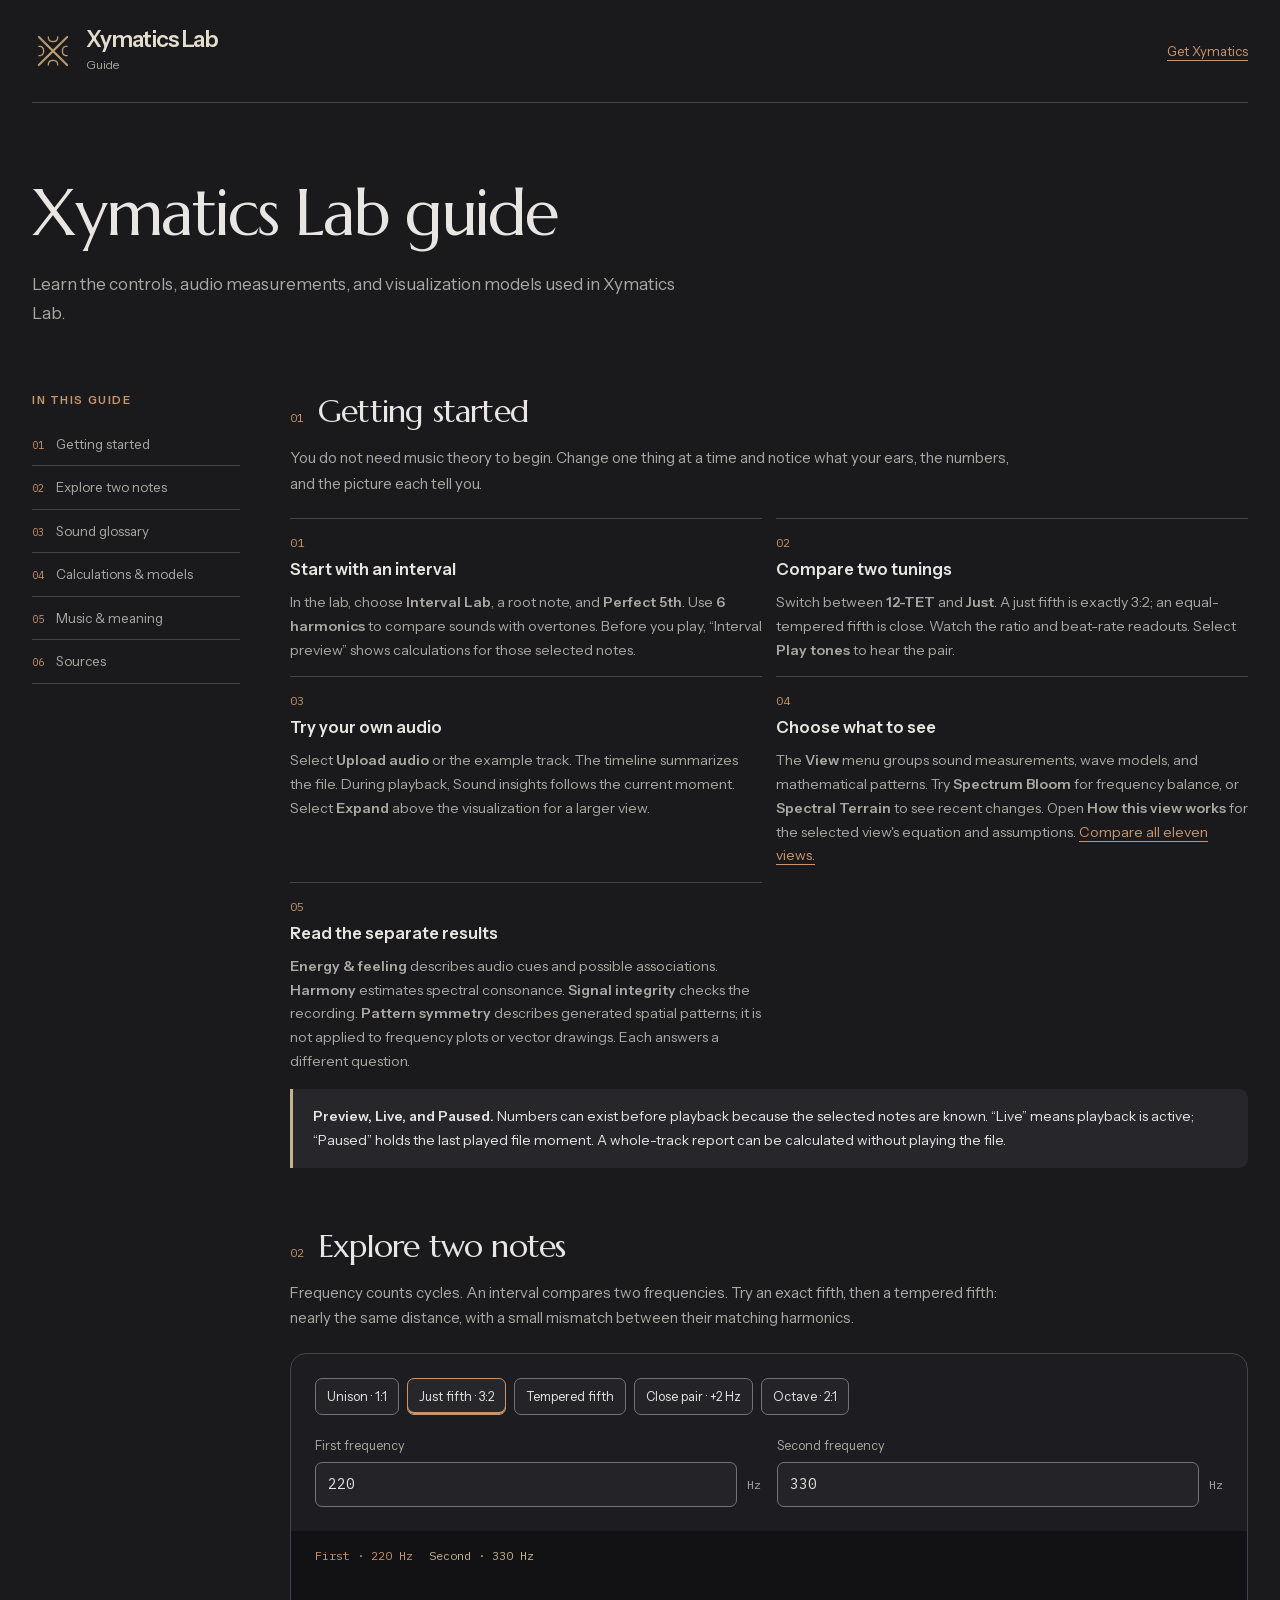
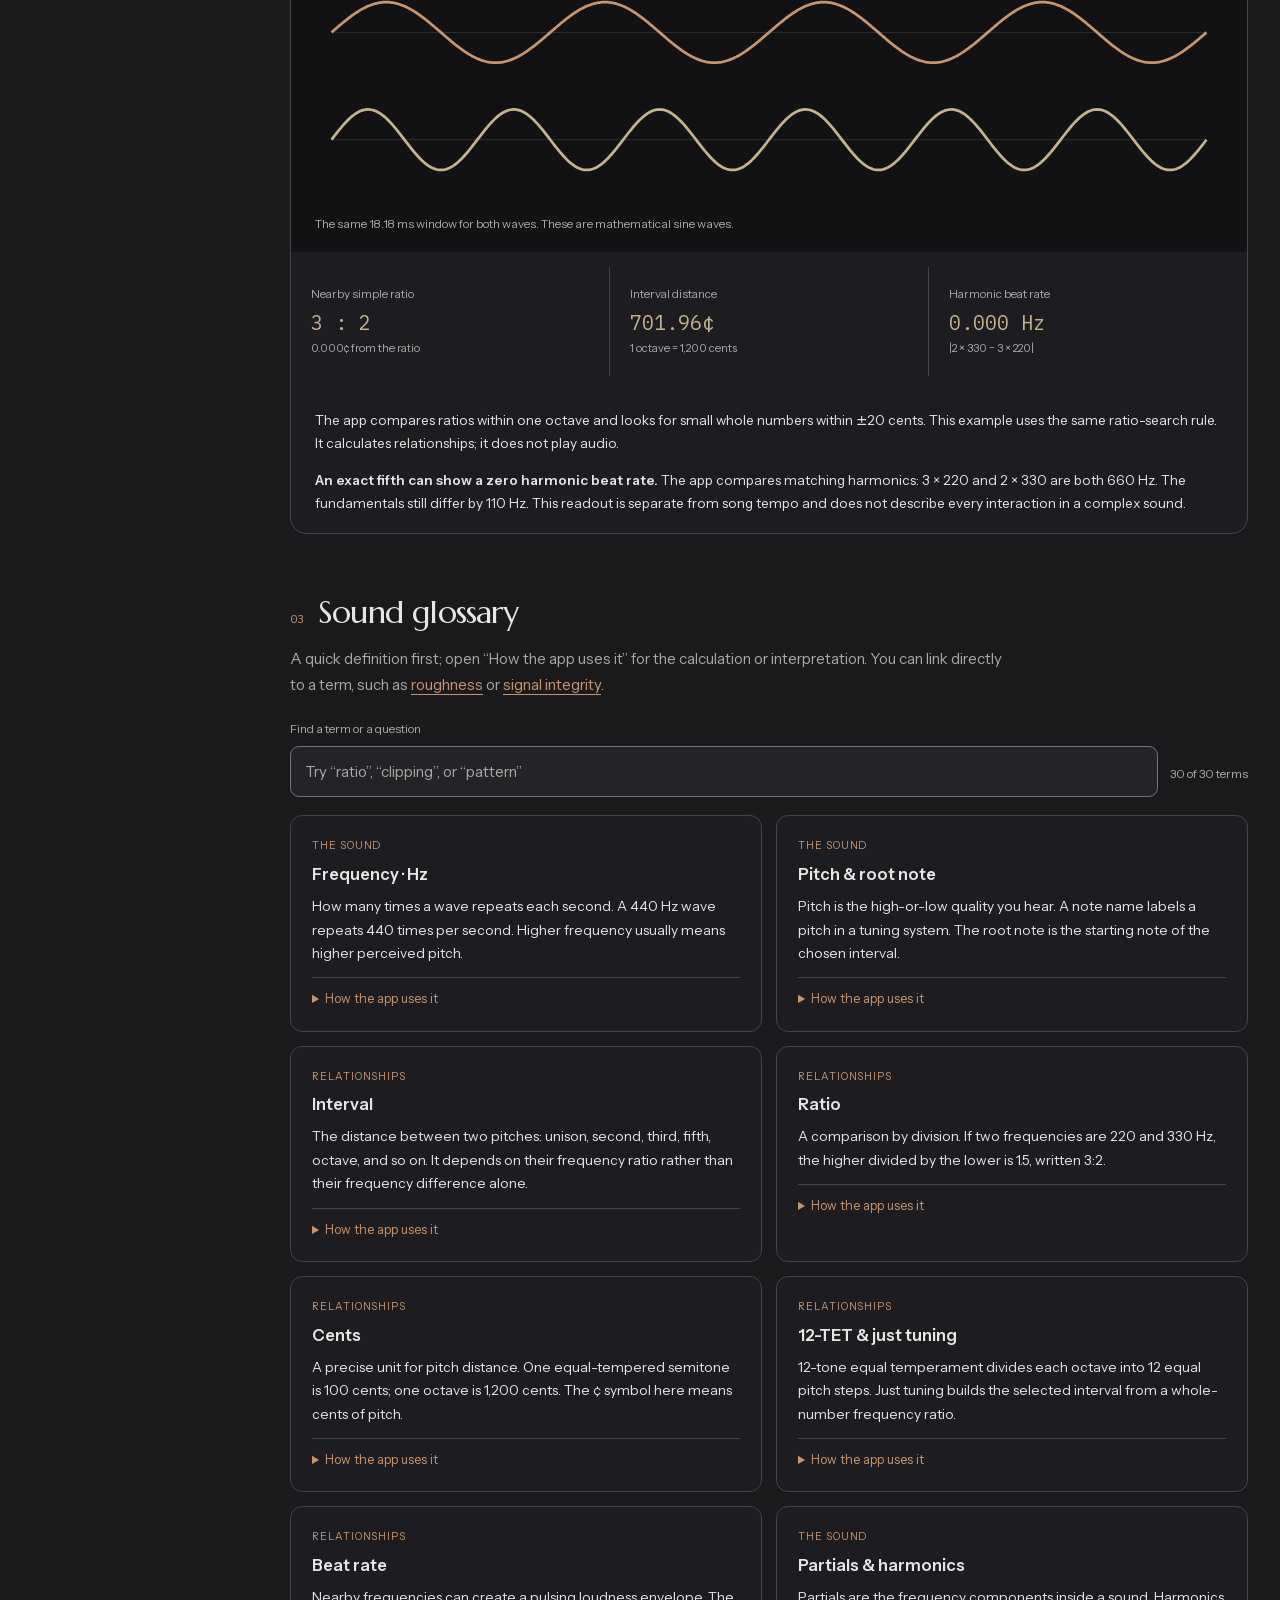
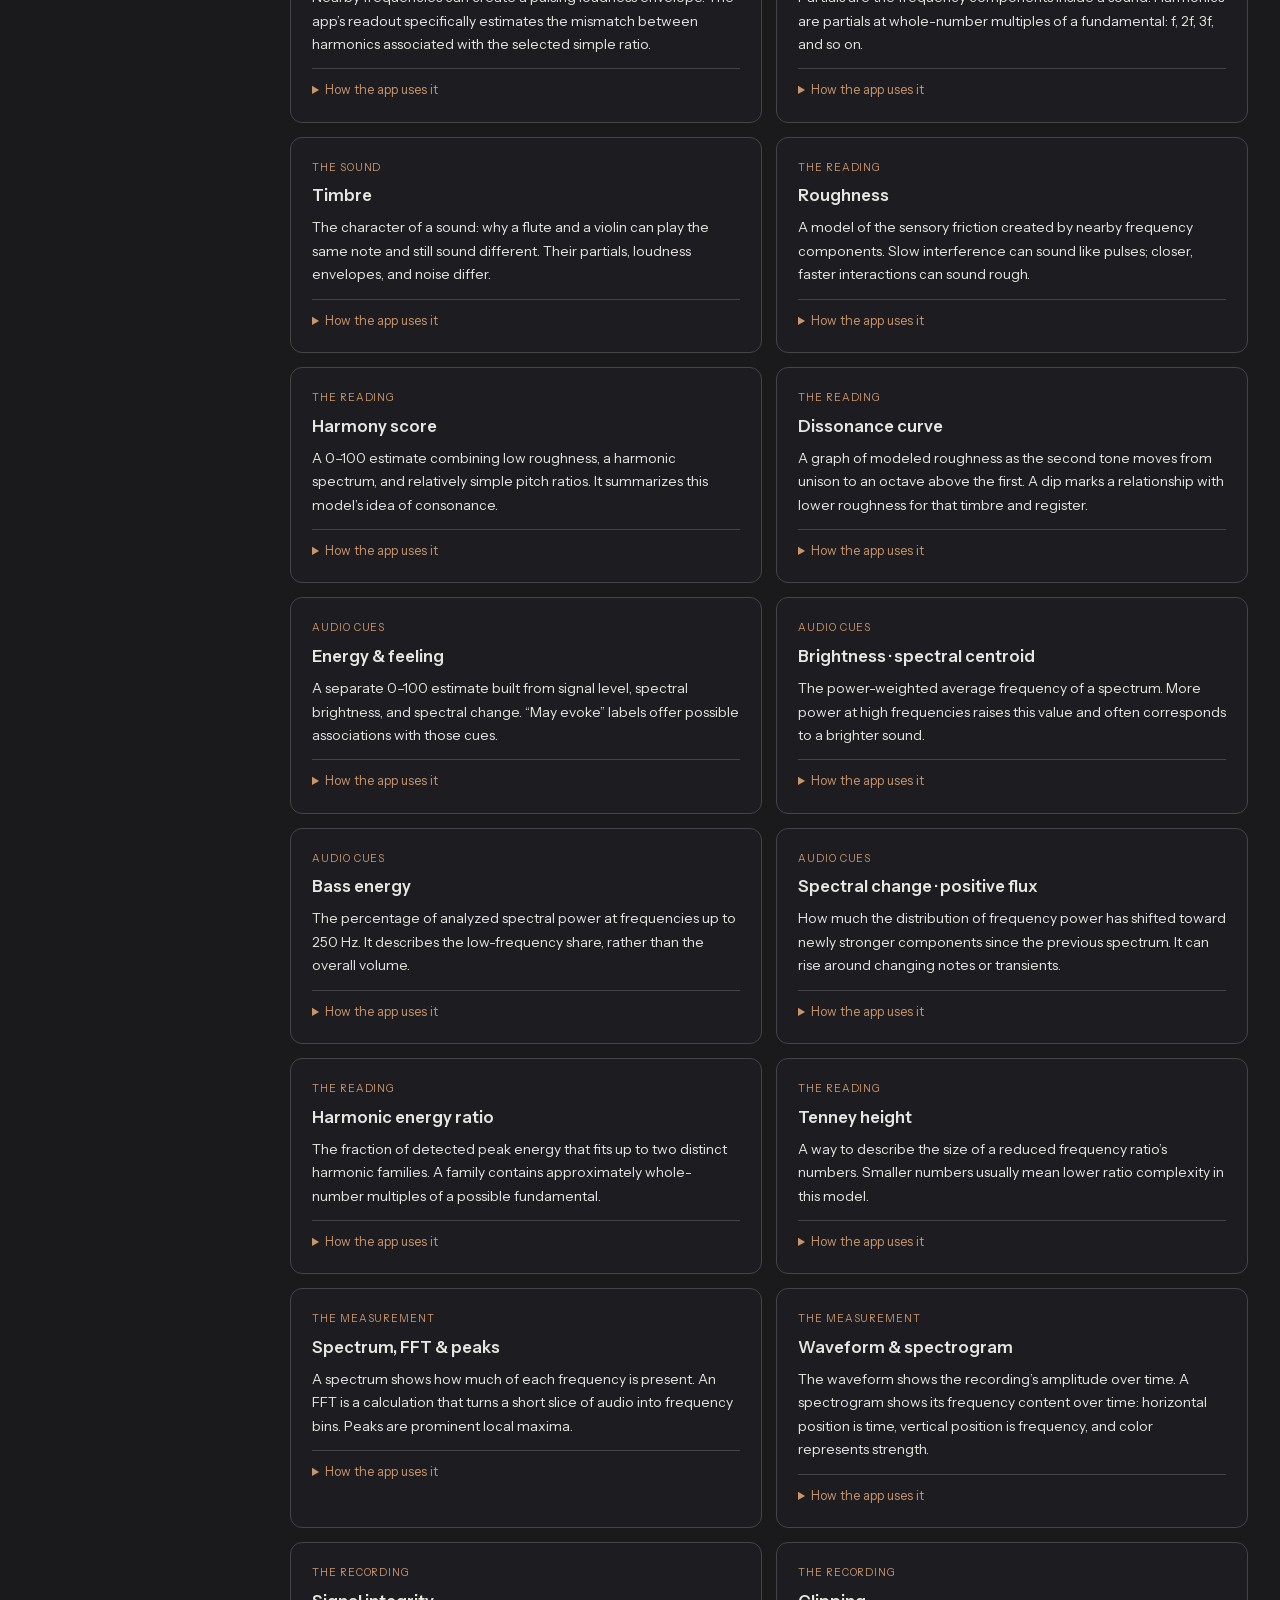
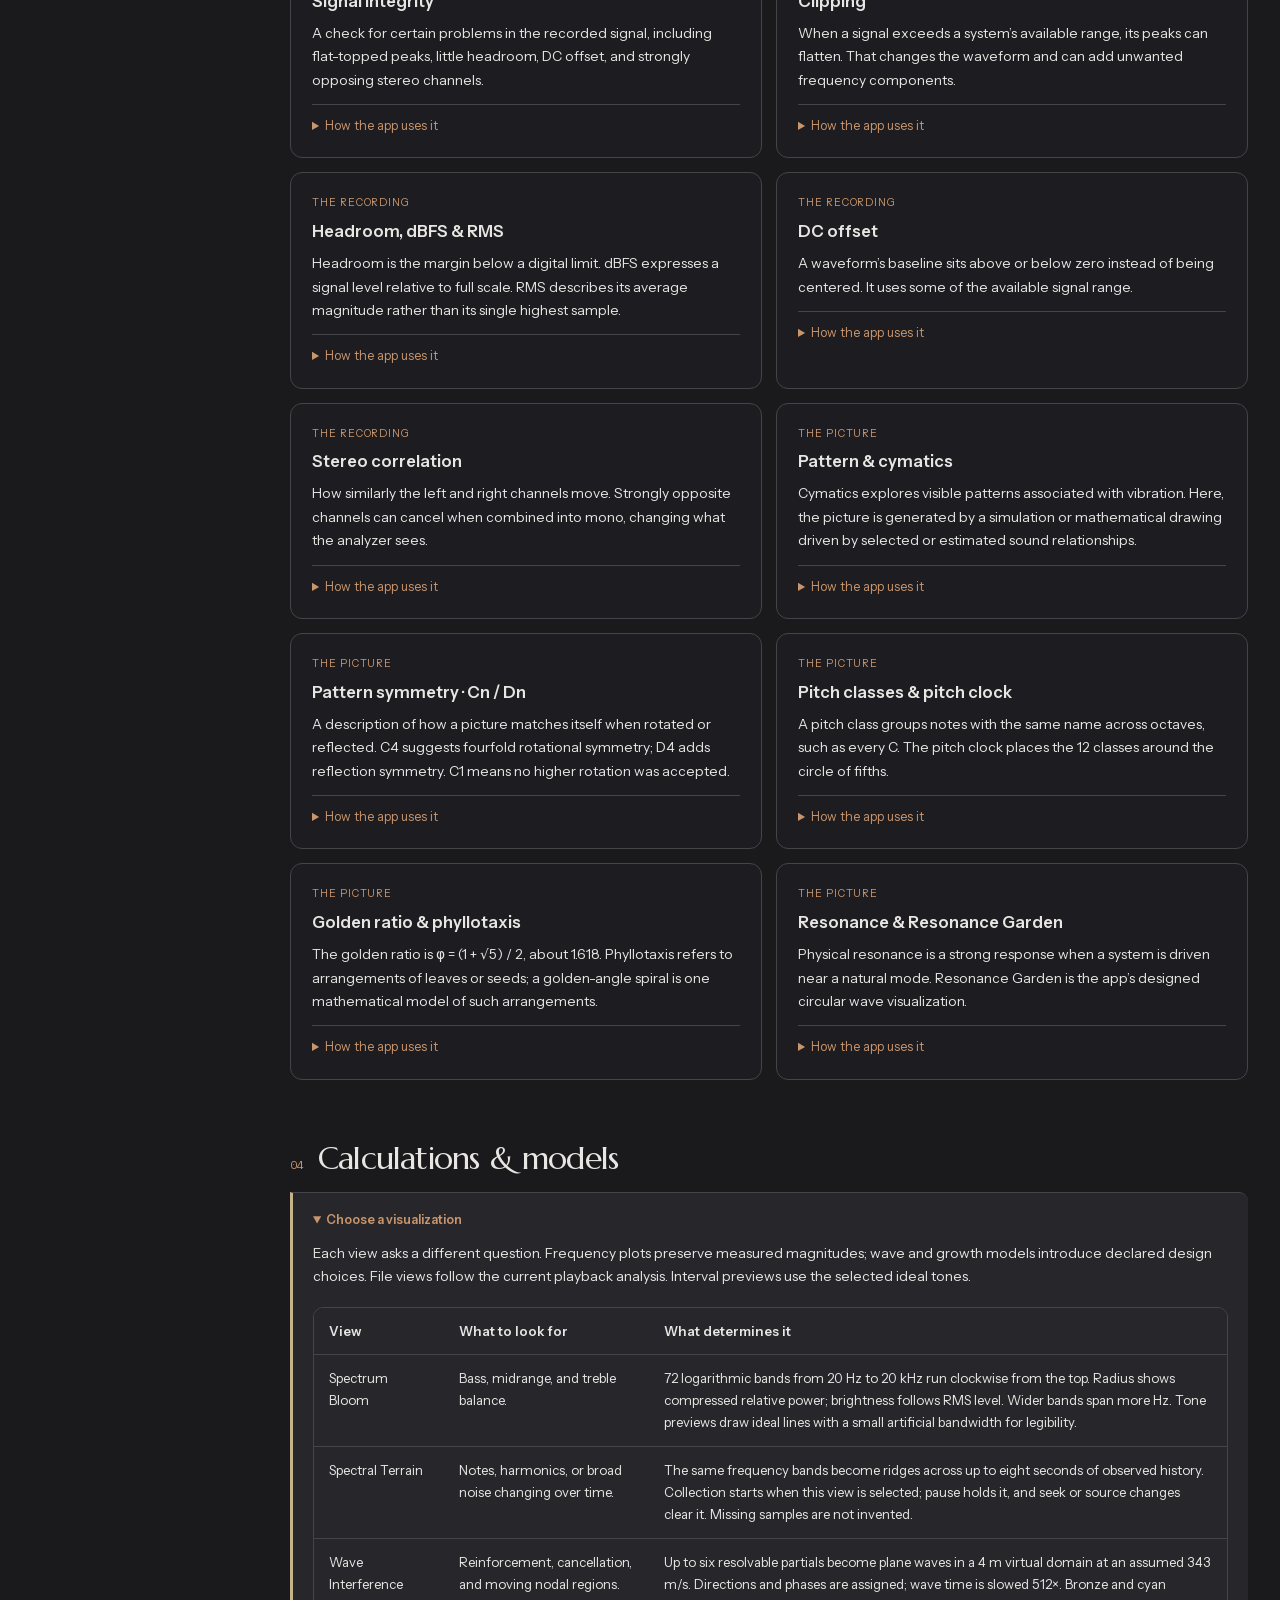
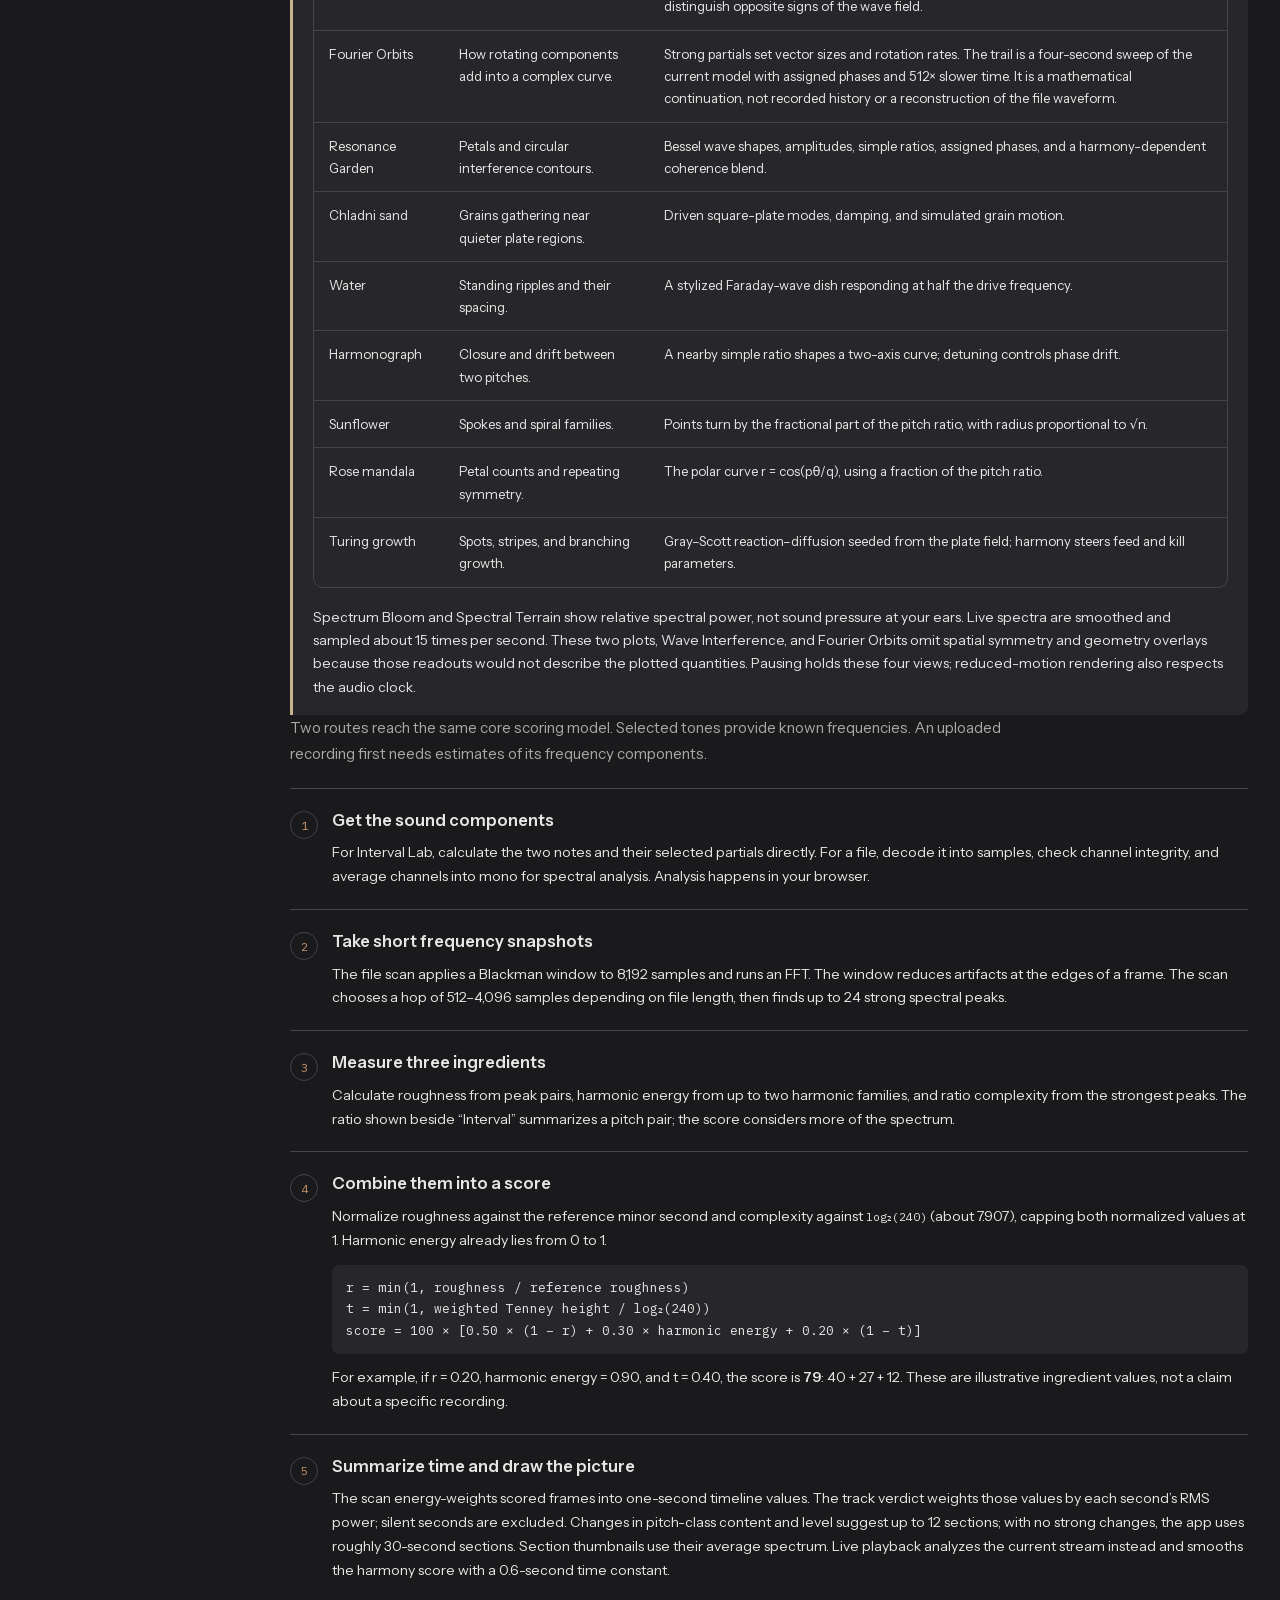
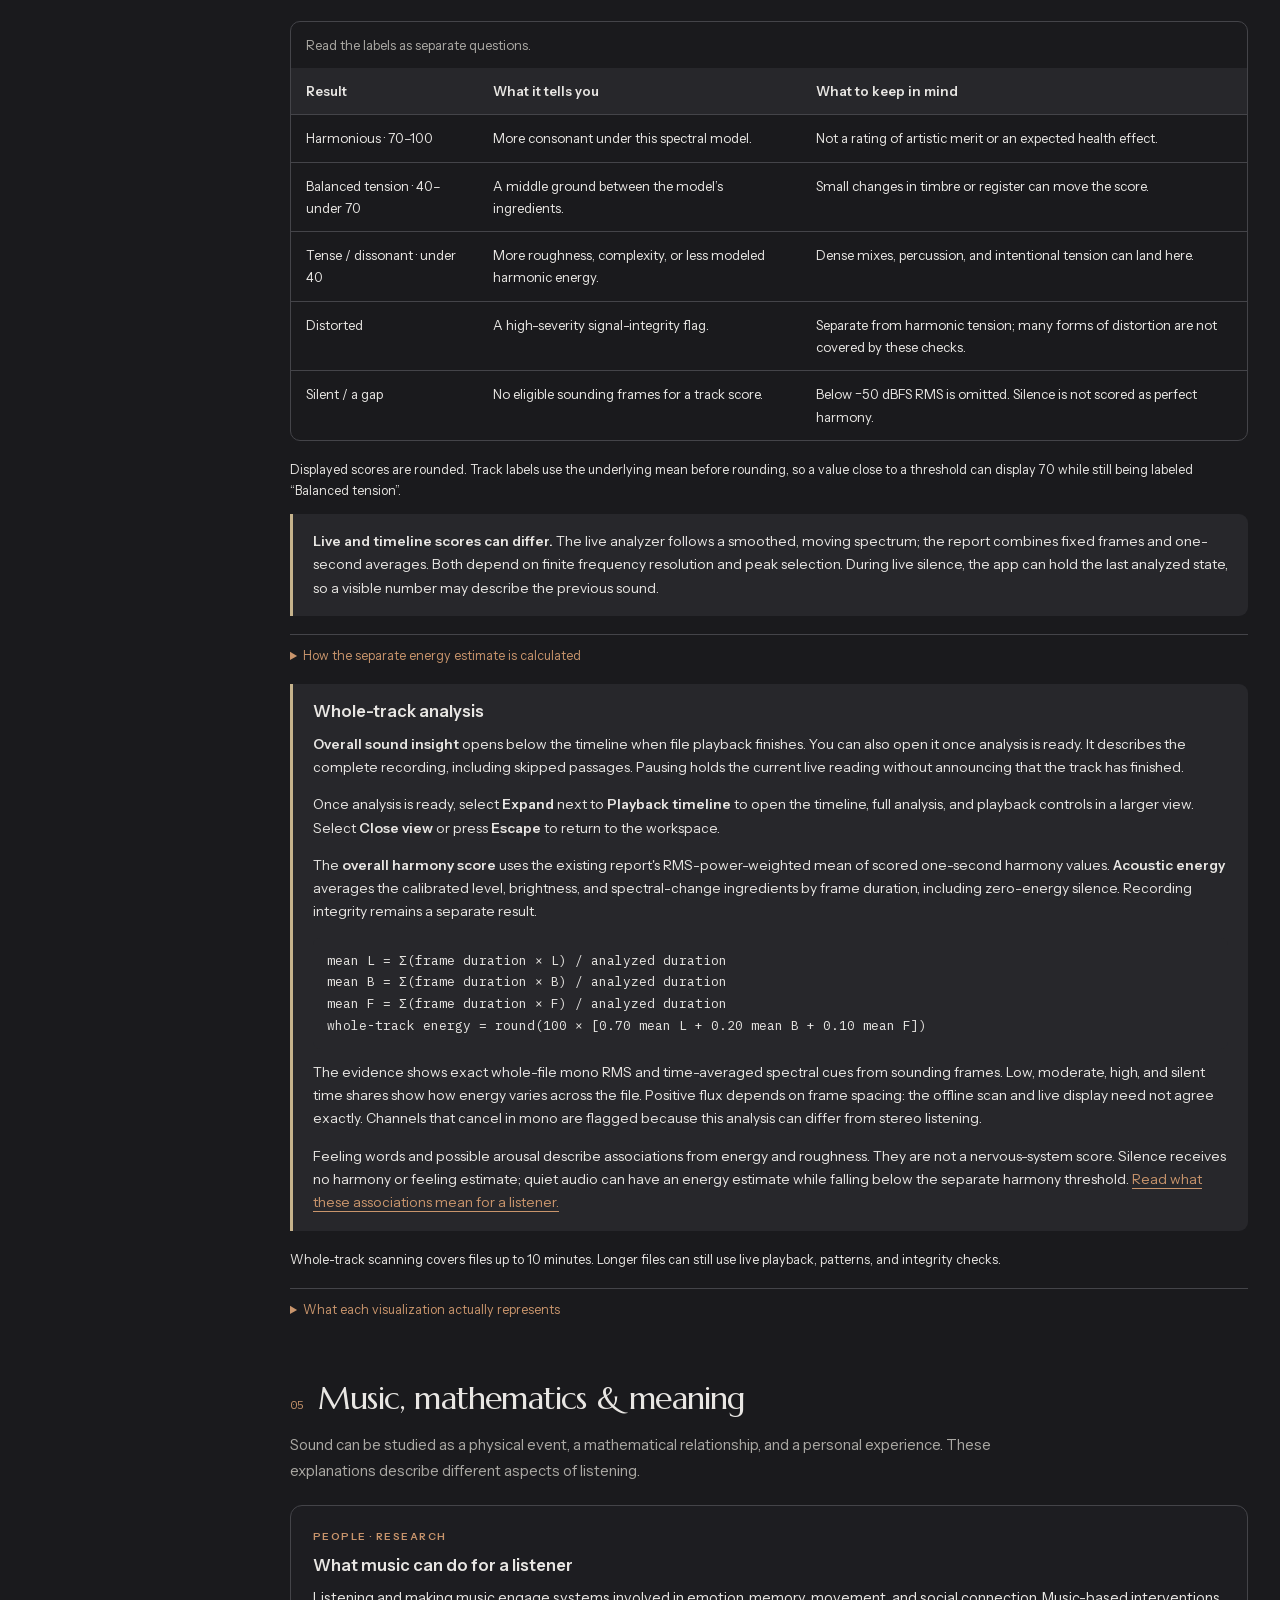
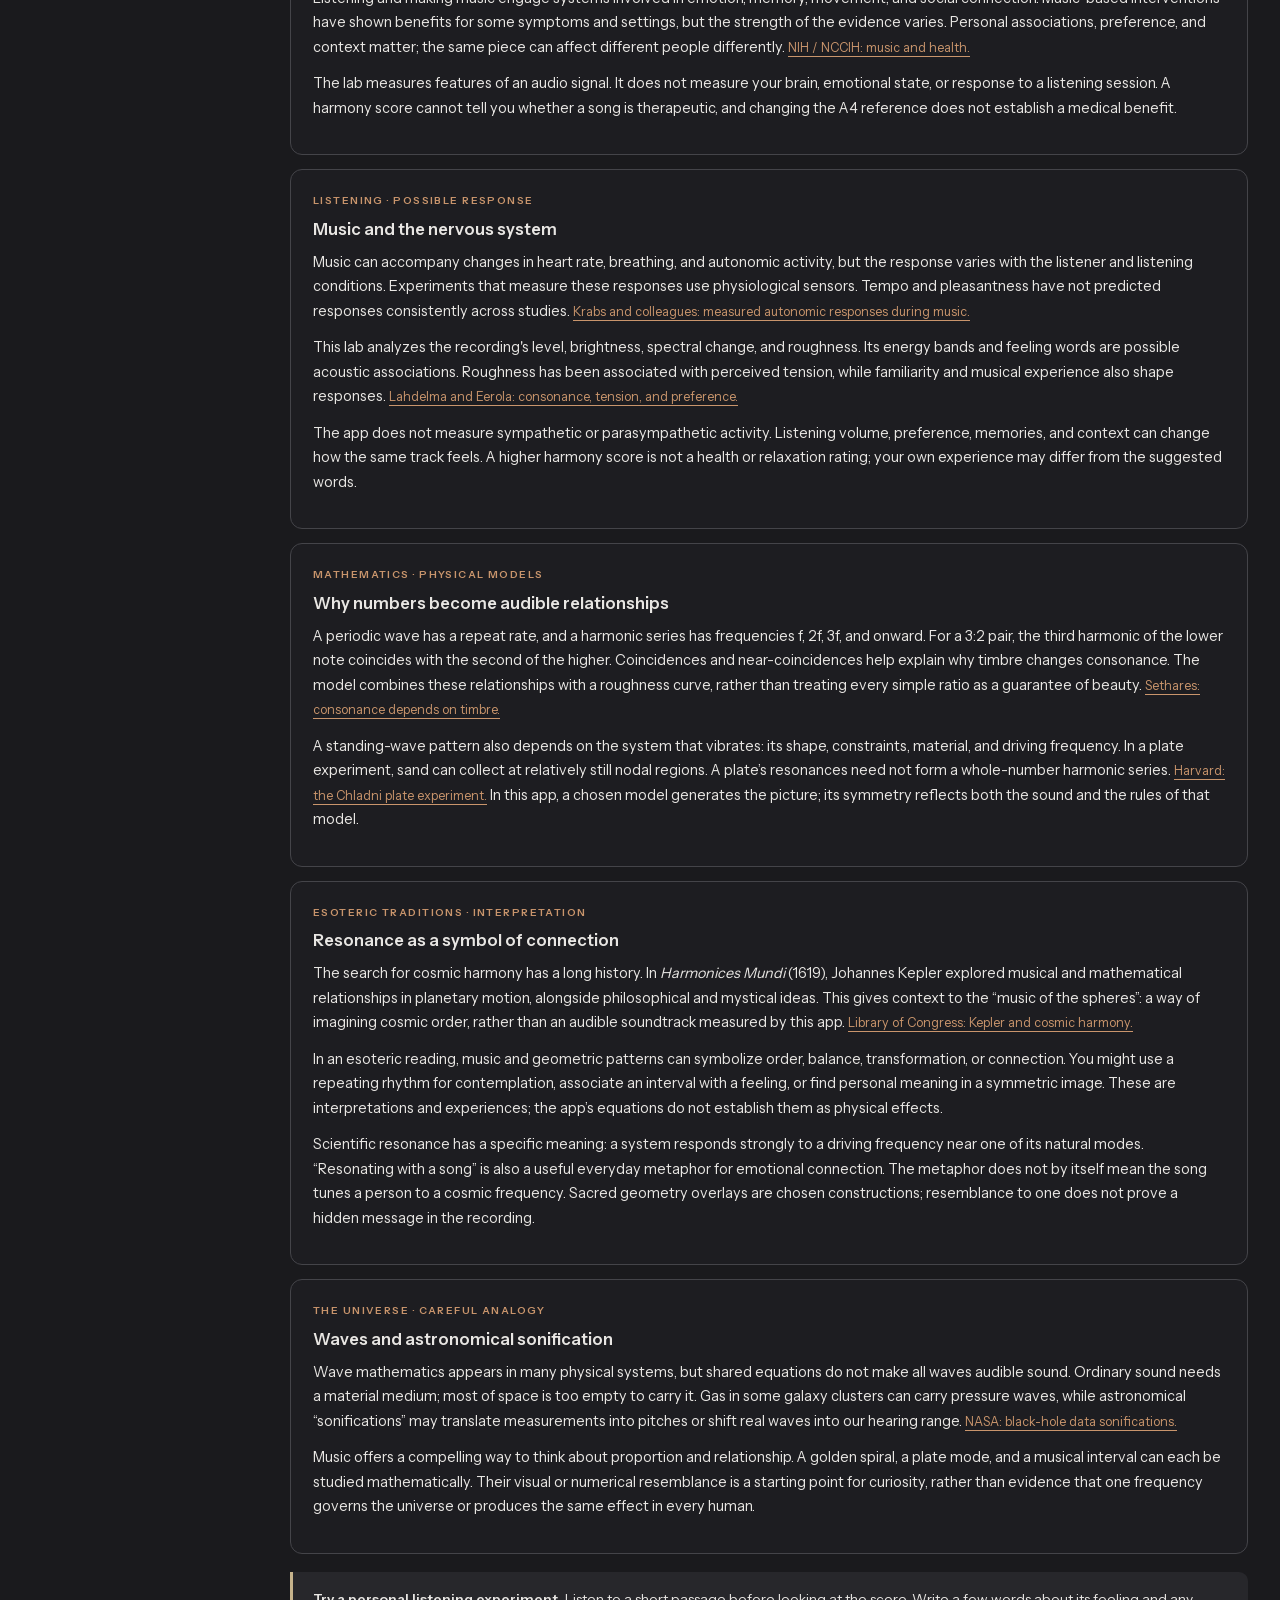
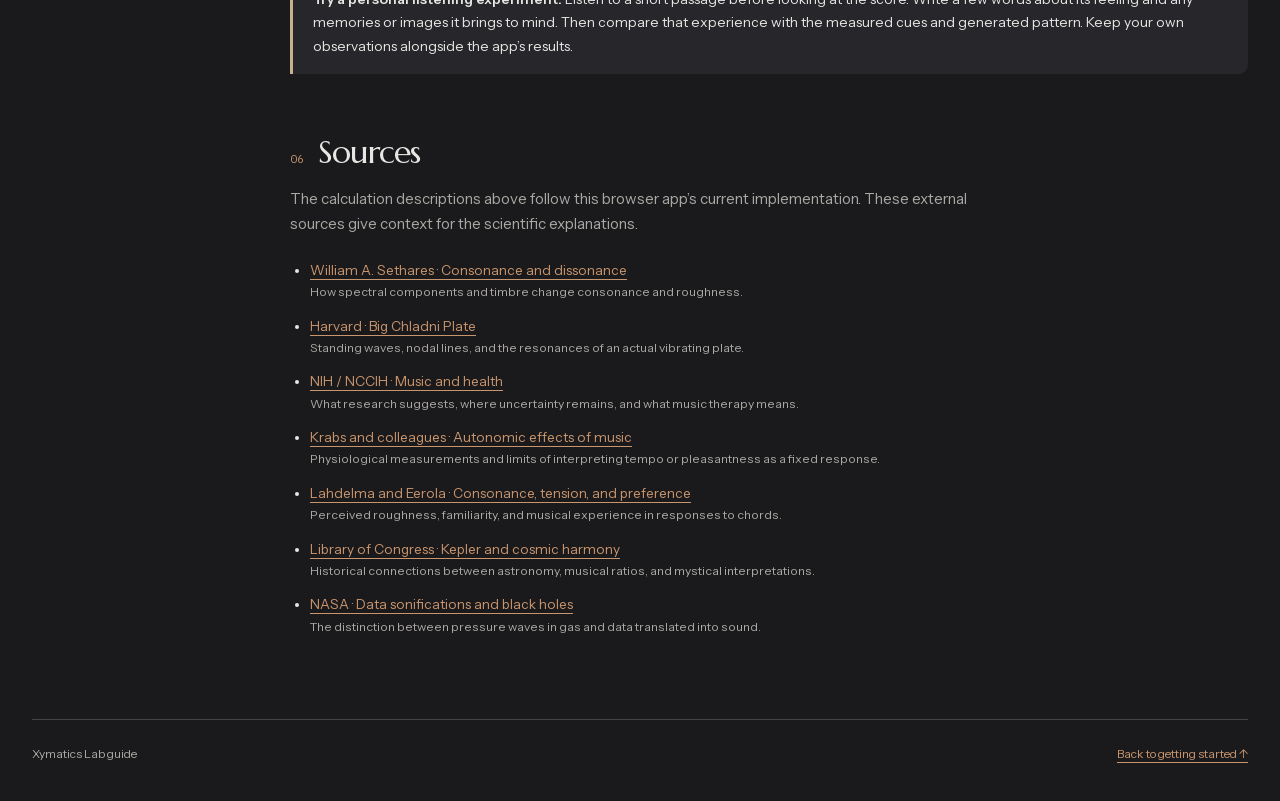
<file: guide.html>
<!doctype html>
<html lang="en">
<head>
<meta charset="utf-8">
<meta name="viewport" content="width=device-width, initial-scale=1">
<meta name="robots" content="noindex, follow">
<meta name="description" content="A guide to Xymatics Lab controls, sound terminology, audio calculations, and visualization models.">
<link rel="stylesheet" href="assets/fonts/fonts.css">
<title>Xymatics Lab guide · Terms &amp; calculations</title>
<link rel="icon" type="image/svg+xml" sizes="any" href="data:image/svg+xml,%3Csvg%20xmlns%3D%22http%3A%2F%2Fwww.w3.org%2F2000%2Fsvg%22%20viewBox%3D%220%200%20256%20256%22%20role%3D%22img%22%20aria-labelledby%3D%22title%20desc%22%3E%0A%3Ctitle%20id%3D%22title%22%3EXymatics%3C%2Ftitle%3E%0A%3Cdesc%20id%3D%22desc%22%3ENodal%20X%20favicon%2C%20simplified%20to%20stay%20legible%20at%2016%20px.%3C%2Fdesc%3E%0A%3Cstyle%3E%40media%20(max-width%3A%2024px)%20%7B%20.fine%20%7B%20display%3A%20none%20%7D%20.bold%20%7B%20stroke-width%3A%2034px%20%7D%20%7D%3C%2Fstyle%3E%3Crect%20width%3D%22256%22%20height%3D%22256%22%20rx%3D%2248%22%20fill%3D%22%231a1a1d%22%2F%3E%0A%3Cg%20fill%3D%22none%22%20stroke%3D%22%23c0a075%22%20stroke-linecap%3D%22round%22%3E%3Cpath%20class%3D%22fine%22%20d%3D%22M96%2032C96.01%2032.41%2096.02%2033.65%2096.06%2034.47C96.1%2035.29%2096.15%2036.11%2096.23%2036.93C96.31%2037.75%2096.41%2038.57%2096.53%2039.39C96.65%2040.2%2096.79%2041.01%2096.96%2041.82C97.13%2042.63%2097.32%2043.43%2097.53%2044.22C97.75%2045.02%2097.99%2045.81%2098.27%2046.58C98.54%2047.36%2098.85%2048.13%2099.18%2048.88C99.52%2049.63%2099.89%2050.37%20100.29%2051.08C100.7%2051.8%20101.14%2052.5%20101.61%2053.17C102.09%2053.84%20102.6%2054.49%20103.15%2055.1C103.7%2055.71%20104.29%2056.3%20104.9%2056.85C105.51%2057.4%20106.16%2057.91%20106.83%2058.39C107.5%2058.86%20108.2%2059.3%20108.92%2059.71C109.63%2060.11%20110.37%2060.48%20111.12%2060.82C111.87%2061.15%20112.64%2061.46%20113.42%2061.73C114.19%2062.01%20114.98%2062.25%20115.78%2062.47C116.57%2062.68%20117.37%2062.87%20118.18%2063.04C118.99%2063.21%20119.8%2063.35%20120.61%2063.47C121.43%2063.59%20122.25%2063.69%20123.07%2063.77C123.89%2063.85%20124.71%2063.9%20125.53%2063.94C126.35%2063.98%20127.18%2064%20128%2064C128.82%2064%20129.65%2063.98%20130.47%2063.94C131.29%2063.9%20132.11%2063.85%20132.93%2063.77C133.75%2063.69%20134.57%2063.59%20135.39%2063.47C136.2%2063.35%20137.01%2063.21%20137.82%2063.04C138.63%2062.87%20139.43%2062.68%20140.22%2062.47C141.02%2062.25%20141.81%2062.01%20142.58%2061.73C143.36%2061.46%20144.13%2061.15%20144.88%2060.82C145.63%2060.48%20146.37%2060.11%20147.08%2059.71C147.8%2059.3%20148.5%2058.86%20149.17%2058.39C149.84%2057.91%20150.49%2057.4%20151.1%2056.85C151.71%2056.3%20152.3%2055.71%20152.85%2055.1C153.4%2054.49%20153.91%2053.84%20154.39%2053.17C154.86%2052.5%20155.3%2051.8%20155.71%2051.08C156.11%2050.37%20156.48%2049.63%20156.82%2048.88C157.15%2048.13%20157.46%2047.36%20157.73%2046.58C158.01%2045.81%20158.25%2045.02%20158.47%2044.22C158.68%2043.43%20158.87%2042.63%20159.04%2041.82C159.21%2041.01%20159.35%2040.2%20159.47%2039.39C159.59%2038.57%20159.69%2037.75%20159.77%2036.93C159.85%2036.11%20159.9%2035.29%20159.94%2034.47C159.98%2033.65%20159.99%2032.41%20160%2032M224%2096C223.59%2096.01%20222.35%2096.02%20221.53%2096.06C220.71%2096.1%20219.89%2096.15%20219.07%2096.23C218.25%2096.31%20217.43%2096.41%20216.61%2096.53C215.8%2096.65%20214.99%2096.79%20214.18%2096.96C213.37%2097.13%20212.57%2097.32%20211.78%2097.53C210.98%2097.75%20210.19%2097.99%20209.42%2098.27C208.64%2098.54%20207.87%2098.85%20207.12%2099.18C206.37%2099.52%20205.63%2099.89%20204.92%20100.29C204.2%20100.7%20203.5%20101.14%20202.83%20101.61C202.16%20102.09%20201.51%20102.6%20200.9%20103.15C200.29%20103.7%20199.7%20104.29%20199.15%20104.9C198.6%20105.51%20198.09%20106.16%20197.61%20106.83C197.14%20107.5%20196.7%20108.2%20196.29%20108.92C195.89%20109.63%20195.52%20110.37%20195.18%20111.12C194.85%20111.87%20194.54%20112.64%20194.27%20113.42C193.99%20114.19%20193.75%20114.98%20193.53%20115.78C193.32%20116.57%20193.13%20117.37%20192.96%20118.18C192.79%20118.99%20192.65%20119.8%20192.53%20120.61C192.41%20121.43%20192.31%20122.25%20192.23%20123.07C192.15%20123.89%20192.1%20124.71%20192.06%20125.53C192.02%20126.35%20192%20127.18%20192%20128C192%20128.82%20192.02%20129.65%20192.06%20130.47C192.1%20131.29%20192.15%20132.11%20192.23%20132.93C192.31%20133.75%20192.41%20134.57%20192.53%20135.39C192.65%20136.2%20192.79%20137.01%20192.96%20137.82C193.13%20138.63%20193.32%20139.43%20193.53%20140.22C193.75%20141.02%20193.99%20141.81%20194.27%20142.58C194.54%20143.36%20194.85%20144.13%20195.18%20144.88C195.52%20145.63%20195.89%20146.37%20196.29%20147.08C196.7%20147.8%20197.14%20148.5%20197.61%20149.17C198.09%20149.84%20198.6%20150.49%20199.15%20151.1C199.7%20151.71%20200.29%20152.3%20200.9%20152.85C201.51%20153.4%20202.16%20153.91%20202.83%20154.39C203.5%20154.86%20204.2%20155.3%20204.92%20155.71C205.63%20156.11%20206.37%20156.48%20207.12%20156.82C207.87%20157.15%20208.64%20157.46%20209.42%20157.73C210.19%20158.01%20210.98%20158.25%20211.78%20158.47C212.57%20158.68%20213.37%20158.87%20214.18%20159.04C214.99%20159.21%20215.8%20159.35%20216.61%20159.47C217.43%20159.59%20218.25%20159.69%20219.07%20159.77C219.89%20159.85%20220.71%20159.9%20221.53%20159.94C222.35%20159.98%20223.59%20159.99%20224%20160M160%20224C159.99%20223.59%20159.98%20222.35%20159.94%20221.53C159.9%20220.71%20159.85%20219.89%20159.77%20219.07C159.69%20218.25%20159.59%20217.43%20159.47%20216.61C159.35%20215.8%20159.21%20214.99%20159.04%20214.18C158.87%20213.37%20158.68%20212.57%20158.47%20211.78C158.25%20210.98%20158.01%20210.19%20157.73%20209.42C157.46%20208.64%20157.15%20207.87%20156.82%20207.12C156.48%20206.37%20156.11%20205.63%20155.71%20204.92C155.3%20204.2%20154.86%20203.5%20154.39%20202.83C153.91%20202.16%20153.4%20201.51%20152.85%20200.9C152.3%20200.29%20151.71%20199.7%20151.1%20199.15C150.49%20198.6%20149.84%20198.09%20149.17%20197.61C148.5%20197.14%20147.8%20196.7%20147.08%20196.29C146.37%20195.89%20145.63%20195.52%20144.88%20195.18C144.13%20194.85%20143.36%20194.54%20142.58%20194.27C141.81%20193.99%20141.02%20193.75%20140.22%20193.53C139.43%20193.32%20138.63%20193.13%20137.82%20192.96C137.01%20192.79%20136.2%20192.65%20135.39%20192.53C134.57%20192.41%20133.75%20192.31%20132.93%20192.23C132.11%20192.15%20131.29%20192.1%20130.47%20192.06C129.65%20192.02%20128.82%20192%20128%20192C127.18%20192%20126.35%20192.02%20125.53%20192.06C124.71%20192.1%20123.89%20192.15%20123.07%20192.23C122.25%20192.31%20121.43%20192.41%20120.61%20192.53C119.8%20192.65%20118.99%20192.79%20118.18%20192.96C117.37%20193.13%20116.57%20193.32%20115.78%20193.53C114.98%20193.75%20114.19%20193.99%20113.42%20194.27C112.64%20194.54%20111.87%20194.85%20111.12%20195.18C110.37%20195.52%20109.63%20195.89%20108.92%20196.29C108.2%20196.7%20107.5%20197.14%20106.83%20197.61C106.16%20198.09%20105.51%20198.6%20104.9%20199.15C104.29%20199.7%20103.7%20200.29%20103.15%20200.9C102.6%20201.51%20102.09%20202.16%20101.61%20202.83C101.14%20203.5%20100.7%20204.2%20100.29%20204.92C99.89%20205.63%2099.52%20206.37%2099.18%20207.12C98.85%20207.87%2098.54%20208.64%2098.27%20209.42C97.99%20210.19%2097.75%20210.98%2097.53%20211.78C97.32%20212.57%2097.13%20213.37%2096.96%20214.18C96.79%20214.99%2096.65%20215.8%2096.53%20216.61C96.41%20217.43%2096.31%20218.25%2096.23%20219.07C96.15%20219.89%2096.1%20220.71%2096.06%20221.53C96.02%20222.35%2096.01%20223.59%2096%20224M32%20160C32.41%20159.99%2033.65%20159.98%2034.47%20159.94C35.29%20159.9%2036.11%20159.85%2036.93%20159.77C37.75%20159.69%2038.57%20159.59%2039.39%20159.47C40.2%20159.35%2041.01%20159.21%2041.82%20159.04C42.63%20158.87%2043.43%20158.68%2044.22%20158.47C45.02%20158.25%2045.81%20158.01%2046.58%20157.73C47.36%20157.46%2048.13%20157.15%2048.88%20156.82C49.63%20156.48%2050.37%20156.11%2051.08%20155.71C51.8%20155.3%2052.5%20154.86%2053.17%20154.39C53.84%20153.91%2054.49%20153.4%2055.1%20152.85C55.71%20152.3%2056.3%20151.71%2056.85%20151.1C57.4%20150.49%2057.91%20149.84%2058.39%20149.17C58.86%20148.5%2059.3%20147.8%2059.71%20147.08C60.11%20146.37%2060.48%20145.63%2060.82%20144.88C61.15%20144.13%2061.46%20143.36%2061.73%20142.58C62.01%20141.81%2062.25%20141.02%2062.47%20140.22C62.68%20139.43%2062.87%20138.63%2063.04%20137.82C63.21%20137.01%2063.35%20136.2%2063.47%20135.39C63.59%20134.57%2063.69%20133.75%2063.77%20132.93C63.85%20132.11%2063.9%20131.29%2063.94%20130.47C63.98%20129.65%2064%20128.82%2064%20128C64%20127.18%2063.98%20126.35%2063.94%20125.53C63.9%20124.71%2063.85%20123.89%2063.77%20123.07C63.69%20122.25%2063.59%20121.43%2063.47%20120.61C63.35%20119.8%2063.21%20118.99%2063.04%20118.18C62.87%20117.37%2062.68%20116.57%2062.47%20115.78C62.25%20114.98%2062.01%20114.19%2061.73%20113.42C61.46%20112.64%2061.15%20111.87%2060.82%20111.12C60.48%20110.37%2060.11%20109.63%2059.71%20108.92C59.3%20108.2%2058.86%20107.5%2058.39%20106.83C57.91%20106.16%2057.4%20105.51%2056.85%20104.9C56.3%20104.29%2055.71%20103.7%2055.1%20103.15C54.49%20102.6%2053.84%20102.09%2053.17%20101.61C52.5%20101.14%2051.8%20100.7%2051.08%20100.29C50.37%2099.89%2049.63%2099.52%2048.88%2099.18C48.13%2098.85%2047.36%2098.54%2046.58%2098.27C45.81%2097.99%2045.02%2097.75%2044.22%2097.53C43.43%2097.32%2042.63%2097.13%2041.82%2096.96C41.01%2096.79%2040.2%2096.65%2039.39%2096.53C38.57%2096.41%2037.75%2096.31%2036.93%2096.23C36.11%2096.15%2035.29%2096.1%2034.47%2096.06C33.65%2096.02%2032.41%2096.01%2032%2096%22%20stroke-width%3D%2220%22%2F%3E%3Cpath%20class%3D%22bold%22%20d%3D%22M32%2032L224%20224M32%20224L224%2032%22%20stroke-width%3D%2228%22%2F%3E%3C%2Fg%3E%0A%3C%2Fsvg%3E">
<style>
:root {
  color-scheme:dark; --bg:#1a1a1d; --surface:#1d1d21; --raised:#242428; --soft:#27272b;
  --ink:#e8e6e3; --muted:#aaa8a3; --line:#444449; --control-line:#747478;
  --gold:#c6b38c; --copper:#c9956c; --earth:var(--ink); --plate:#121215;
  --brand-bronze:#c0a075; --brand-paper:#e3dccf; --brand-ink:var(--brand-paper);
  --display:"Marcellus",Georgia,serif; --body:"Instrument Sans","Segoe UI",system-ui,sans-serif;
  --mono:"IBM Plex Mono",ui-monospace,monospace;
}
* { box-sizing:border-box; scrollbar-width:thin; scrollbar-color:color-mix(in srgb,var(--muted) 22%,transparent) transparent; }
::-webkit-scrollbar { width:6px; height:6px; }
::-webkit-scrollbar-track { background:transparent; }
::-webkit-scrollbar-thumb { background:color-mix(in srgb,var(--muted) 22%,transparent); border-radius:999px; }
::-webkit-scrollbar-thumb:hover { background:color-mix(in srgb,var(--muted) 38%,transparent); }
::-webkit-scrollbar-corner { background:transparent; }
@media (forced-colors: active) {
  * { scrollbar-width:auto; scrollbar-color:auto; }
  ::-webkit-scrollbar, ::-webkit-scrollbar-track, ::-webkit-scrollbar-thumb, ::-webkit-scrollbar-thumb:hover, ::-webkit-scrollbar-corner { all:revert; }
}
html { scroll-behavior:smooth; scroll-padding-top:24px; }
body { margin:0; color:var(--ink); background:var(--bg); font:15px/1.7 var(--body); }
a { color:var(--copper); text-underline-offset:4px; }
a:hover { text-decoration-thickness:2px; }
button,input { font:inherit; }
button,a,input,summary { -webkit-tap-highlight-color:transparent; }
:focus-visible { outline:2px solid var(--copper); outline-offset:4px; }
[hidden] { display:none !important; }
.skip { position:absolute; left:16px; top:-100px; z-index:5; background:var(--surface); padding:10px 16px; }
.skip:focus { top:12px; }
.shell { width:min(1240px,calc(100% - 64px)); margin:auto; }
.masthead { display:flex; justify-content:space-between; align-items:center; gap:18px; padding:26px 0; border-bottom:1px solid var(--line); }
.brand { display:flex; align-items:center; gap:12px; color:var(--brand-ink); text-decoration:none; }
.brand svg { width:42px; height:42px; flex:none; color:var(--brand-bronze); }
.brand-name { display:block; font:600 1.4rem/1.2 var(--body); letter-spacing:-.03em; }
.brand-note { display:block; font-size:.73rem; color:var(--muted); margin-top:3px; }
.back { font-size:.82rem; white-space:nowrap; }
.hero { padding:60px 0 46px; max-width:850px; }
.eyebrow { font-size:.7rem; letter-spacing:.14em; text-transform:uppercase; font-weight:600; color:var(--copper); }
h1,h2,h3,p { margin-top:0; }
h1 { font:400 clamp(2.6rem,5vw,4.6rem)/1.08 var(--display); letter-spacing:-.035em; margin:16px 0 22px; color:var(--earth); }
.hero p { font-size:1.06rem; color:var(--muted); max-width:650px; margin-bottom:18px; }
.layout { display:grid; grid-template-columns:208px minmax(0,1fr); gap:50px; align-items:start; }
.toc { position:sticky; top:24px; font-size:.83rem; padding-bottom:20px; }
.toc p { margin-bottom:12px; }
.toc a { display:flex; gap:12px; align-items:baseline; color:var(--muted); text-decoration:none; padding:10px 0; border-bottom:1px solid var(--line); }
.toc a:hover { color:var(--copper); }
.toc b { font:400 .65rem var(--mono); color:var(--copper); }
main { min-width:0; }
section { margin-bottom:58px; scroll-margin-top:24px; }
.section-head { display:flex; align-items:baseline; gap:14px; margin-bottom:14px; }
.section-head > span { font:.72rem var(--mono); color:var(--copper); }
h2 { font:400 2rem/1.25 var(--display); letter-spacing:-.025em; margin-bottom:0; color:var(--earth); }
h3 { font-size:1.03rem; line-height:1.35; margin-bottom:10px; }
.intro { color:var(--muted); margin-bottom:22px; max-width:72ch; }
.steps { display:grid; grid-template-columns:1fr 1fr; gap:14px; padding:0; list-style:none; counter-reset:step; }
.steps li { counter-increment:step; border-top:1px solid var(--line); padding-top:16px; }
.steps li::before { content:"0" counter(step); display:block; font:.75rem var(--mono); color:var(--copper); margin-bottom:8px; }
.steps p { margin-bottom:0; color:var(--muted); font-size:.88rem; }
.callout { background:var(--soft); border-left:3px solid var(--gold); padding:16px 20px; border-radius:0 9px 9px 0; font-size:.86rem; }
.callout p:last-child { margin-bottom:0; }
.explorer { background:var(--surface); border:1px solid var(--line); border-radius:16px; overflow:hidden; }
.explorer-top { padding:24px; }
.preset-row { display:flex; gap:8px; flex-wrap:wrap; margin-bottom:20px; }
.preset { border:1px solid var(--control-line); border-radius:7px; padding:7px 11px; color:var(--ink); background:var(--raised); cursor:pointer; font-size:.78rem; }
.preset:hover { background:var(--soft); }
.preset[aria-pressed="true"] { color:var(--ink); background:var(--soft); border-color:var(--copper); box-shadow:inset 0 -2px var(--copper); }
.fields { display:grid; grid-template-columns:1fr 1fr; gap:16px; }
.fields label { display:grid; gap:6px; font-size:.78rem; color:var(--muted); }
.input-wrap { display:flex; align-items:center; gap:10px; }
.input-wrap input { width:100%; min-width:0; padding:9px 12px; border:1px solid var(--control-line); border-radius:7px; color:var(--ink); background:var(--raised); font-family:var(--mono); font-size:.9rem; }
.input-wrap span { font:.75rem var(--mono); }
.error { color:var(--copper); font-size:.83rem; margin:10px 0 0; }
.wave-box { padding:10px 24px 18px; background:var(--plate); color:var(--muted); }
.wave-legend { display:flex; gap:16px; flex-wrap:wrap; font:400 .74rem/1.5 var(--mono); padding-top:6px; }
.wave-legend span:first-child { color:var(--copper); }
.wave-legend span:last-child { color:var(--gold); }
.wave-box svg { display:block; width:100%; height:auto; }
.wave-box p { font-size:.74rem; margin:2px 0 0; }
.metrics { display:grid; grid-template-columns:repeat(3,minmax(0,1fr)); gap:1px; background:var(--line); }
.metric { background:var(--surface); padding:18px 20px; min-width:0; }
.metric dt { font-size:.73rem; color:var(--muted); }
.metric dd { margin:4px 0 3px; font:400 1.25rem var(--mono); color:var(--gold); }
.metric small { display:block; font-size:.7rem; color:var(--muted); }
.explainer { padding:18px 24px; font-size:.85rem; }
.explainer p:last-child { margin-bottom:0; }
.search-box { display:flex; gap:12px; align-items:center; flex-wrap:wrap; margin-bottom:18px; }
.search-field { display:grid; gap:6px; flex:1; min-width:200px; }
.search-field label { font-size:.75rem; color:var(--muted); }
#termSearch { width:100%; border:1px solid var(--control-line); border-radius:9px; padding:12px 14px; background:var(--raised); color:var(--ink); }
#termSearch::placeholder { color:var(--muted); opacity:1; }
/* Overlap the border so pointer and keyboard focus stay a single thin line. */
.input-wrap input,#termSearch { appearance:none; -webkit-appearance:none; box-shadow:none; outline:1px solid transparent; outline-offset:-1px; }
.input-wrap input:hover,#termSearch:hover { border-color:var(--muted); }
.input-wrap input:is(:focus,:active),#termSearch:is(:focus,:active) { border-color:var(--copper); outline-color:var(--copper); }
#termCount { color:var(--muted); font-size:.75rem; align-self:flex-end; padding-bottom:13px; }
.glossary { display:grid; grid-template-columns:1fr 1fr; gap:14px; }
.term { padding:21px; background:var(--surface); border:1px solid var(--line); border-radius:12px; min-width:0; scroll-margin-top:24px; }
.term:target { border-color:var(--copper); box-shadow:0 0 0 2px var(--soft); }
.term-tag { font-size:.65rem; text-transform:uppercase; letter-spacing:.09em; color:var(--copper); margin-bottom:8px; }
.term h3 a { color:var(--ink); text-decoration:none; }
.term p { font-size:.86rem; margin-bottom:12px; }
.term p:last-child { margin-bottom:0; }
details { border-top:1px solid var(--line); padding-top:10px; }
summary { cursor:pointer; color:var(--copper); font-size:.78rem; }
details[open] summary { margin-bottom:12px; }
code { font-family:var(--mono); font-size:.83em; overflow-wrap:anywhere; }
.formula { display:block; padding:12px 14px; background:var(--soft); border-radius:7px; font:400 .8rem/1.7 var(--mono); overflow-wrap:anywhere; margin:12px 0; }
.pipeline { list-style:none; padding:0; counter-reset:pipe; }
.pipeline > li { padding:20px 0 20px 42px; border-top:1px solid var(--line); position:relative; counter-increment:pipe; }
.pipeline > li::before { content:counter(pipe); position:absolute; top:22px; left:0; width:26px; height:26px; border:1px solid var(--line); border-radius:50%; display:grid; place-items:center; font:.75rem var(--mono); color:var(--copper); }
.pipeline p { font-size:.88rem; margin-bottom:0; }
.table-wrap { overflow:auto; border:1px solid var(--line); border-radius:10px; margin:18px 0; }
table { width:100%; border-collapse:collapse; font-size:.82rem; }
th,td { padding:12px 15px; text-align:left; border-bottom:1px solid var(--line); vertical-align:top; }
th { background:var(--soft); font-weight:600; }
tr:last-child td { border-bottom:0; }
.reading { display:grid; gap:14px; }
.reading article { padding:22px; border:1px solid var(--line); border-radius:12px; background:var(--surface); }
.reading p { font-size:.9rem; margin-bottom:12px; }
.reading .eyebrow { font-size:.64rem; margin-bottom:8px; }
.reading a,.source-note { font-size:.78rem; }
.sources { padding-left:20px; }
.sources li { margin:12px 0; font-size:.85rem; }
.sources small { display:block; color:var(--muted); font-size:.76rem; }
footer { margin-top:24px; padding:24px 0 36px; border-top:1px solid var(--line); color:var(--muted); font-size:.75rem; display:flex; gap:16px; justify-content:space-between; }
@media(max-width:1050px) { .layout { grid-template-columns:170px minmax(0,1fr); gap:28px; } .glossary { grid-template-columns:1fr; } }
@media(max-width:700px) {
  .shell { width:calc(100% - 32px); } .masthead { padding:18px 0; gap:10px; } .brand { gap:9px; }
  .brand svg { width:32px; height:32px; } .brand-name { font-size:1.18rem; } .back { font-size:.73rem; }
  .hero { padding:36px 0 28px; } .hero p { font-size:.95rem; } .layout { display:block; }
  .toc { position:static; margin-bottom:30px; } .toc-links { display:flex; flex-wrap:wrap; gap:8px; }
  .toc a { border:1px solid var(--line); border-radius:7px; padding:7px 10px; font-size:.74rem; gap:6px; }
  .toc p { margin-bottom:10px; } section { margin-bottom:42px; } h2 { font-size:1.7rem; }
  .steps { grid-template-columns:1fr; } .explorer-top { padding:18px; } .fields { gap:12px; }
  .metrics { grid-template-columns:1fr; } .metric { padding:13px 18px; } .metric dd { font-size:1.1rem; }
  .wave-box { padding:8px 12px 14px; } .explainer { padding:16px 18px; }
  .search-field { min-width:0; flex-basis:100%; } #termCount { padding-bottom:0; }
  .term,.reading article { padding:18px; } footer { flex-wrap:wrap; }
}
@media(prefers-reduced-motion:reduce) { html { scroll-behavior:auto; } }
</style>
</head>
<body>
<a class="skip" href="#start">Skip to the guide</a>
<div class="shell">
  <header class="masthead">
    <a class="brand" href="index.html" aria-label="Xymatics Lab homepage">
      <svg viewBox="0 0 256 256" aria-hidden="true">
        <defs><mask id="guideNodalInk" maskUnits="userSpaceOnUse" x="0" y="0" width="256" height="256"><rect width="256" height="256" fill="#fff"/><g fill="none" stroke="#000" stroke-linecap="round"><path d="M32.44 38.69C32.8 39.05 33.88 40.13 34.59 40.84C35.31 41.56 36.03 42.28 36.75 43C37.47 43.71 38.18 44.43 38.92 45.13C39.67 45.82 40.43 46.49 41.19 47.16C41.96 47.83 42.72 48.49 43.49 49.16C44.26 49.83 45.02 50.49 45.79 51.16C46.55 51.83 47.32 52.5 48.08 53.16C48.85 53.83 49.61 54.5 50.38 55.16C51.14 55.83 51.91 56.5 52.67 57.17C53.44 57.83 54.2 58.5 54.97 59.17C55.73 59.83 56.5 60.5 57.26 61.17C58.03 61.84 58.79 62.5 59.56 63.17C60.32 63.84 61.09 64.5 61.86 65.17C62.62 65.84 63.39 66.51 64.15 67.17C64.92 67.84 65.68 68.51 66.45 69.18C67.21 69.84 67.98 70.51 68.74 71.18C69.51 71.84 70.27 72.51 71.04 73.18C71.8 73.85 72.57 74.51 73.33 75.18C74.1 75.85 74.86 76.51 75.63 77.18C76.39 77.85 77.16 78.52 77.92 79.18C78.69 79.85 79.45 80.52 80.22 81.19C80.99 81.85 81.75 82.52 82.52 83.19C83.28 83.85 84.43 84.86 84.81 85.19" stroke-width="1.11"/><path d="M96.78 36.47C96.8 36.98 96.83 38.52 96.87 39.54C96.9 40.57 96.93 41.6 97.01 42.62C97.08 43.64 97.19 44.66 97.33 45.68C97.47 46.7 97.64 47.71 97.84 48.72C98.05 49.72 98.27 50.73 98.56 51.71C98.84 52.7 99.16 53.68 99.53 54.63C99.9 55.58 100.32 56.53 100.79 57.44C101.25 58.35 101.74 59.26 102.31 60.11C102.88 60.96 103.53 61.77 104.21 62.53C104.9 63.29 105.64 64.01 106.43 64.66C107.21 65.31 108.07 65.9 108.94 66.43C109.82 66.96 110.73 67.46 111.67 67.86C112.6 68.27 113.59 68.58 114.57 68.87C115.56 69.17 117.06 69.5 117.56 69.62" stroke-width="0.88"/><path d="M217.31 32.44C216.95 32.8 215.87 33.88 215.16 34.59C214.44 35.31 213.72 36.03 213 36.75C212.29 37.47 211.57 38.18 210.87 38.92C210.18 39.67 209.51 40.43 208.84 41.19C208.17 41.96 207.51 42.72 206.84 43.49C206.17 44.26 205.51 45.02 204.84 45.79C204.17 46.55 203.5 47.32 202.84 48.08C202.17 48.85 201.5 49.61 200.84 50.38C200.17 51.14 199.5 51.91 198.83 52.67C198.17 53.44 197.5 54.2 196.83 54.97C196.17 55.73 195.5 56.5 194.83 57.26C194.16 58.03 193.5 58.79 192.83 59.56C192.16 60.32 191.5 61.09 190.83 61.86C190.16 62.62 189.49 63.39 188.83 64.15C188.16 64.92 187.49 65.68 186.82 66.45C186.16 67.21 185.49 67.98 184.82 68.74C184.16 69.51 183.49 70.27 182.82 71.04C182.15 71.8 181.49 72.57 180.82 73.33C180.15 74.1 179.49 74.86 178.82 75.63C178.15 76.39 177.48 77.16 176.82 77.92C176.15 78.69 175.48 79.45 174.81 80.22C174.15 80.99 173.48 81.75 172.81 82.52C172.15 83.28 171.14 84.43 170.81 84.81" stroke-width="1.11"/><path d="M219.53 96.78C219.02 96.8 217.48 96.83 216.46 96.87C215.43 96.9 214.4 96.93 213.38 97.01C212.36 97.08 211.34 97.19 210.32 97.33C209.3 97.47 208.29 97.64 207.28 97.84C206.28 98.05 205.27 98.27 204.29 98.56C203.3 98.84 202.32 99.16 201.37 99.53C200.42 99.9 199.47 100.32 198.56 100.79C197.65 101.25 196.74 101.74 195.89 102.31C195.04 102.88 194.23 103.53 193.47 104.21C192.71 104.9 191.99 105.64 191.34 106.43C190.69 107.21 190.1 108.07 189.57 108.94C189.04 109.82 188.54 110.73 188.14 111.67C187.73 112.6 187.42 113.59 187.13 114.57C186.83 115.56 186.5 117.06 186.38 117.56" stroke-width="0.88"/><path d="M223.56 217.31C223.2 216.95 222.12 215.87 221.41 215.16C220.69 214.44 219.97 213.72 219.25 213C218.53 212.29 217.82 211.57 217.08 210.87C216.33 210.18 215.57 209.51 214.81 208.84C214.04 208.17 213.28 207.51 212.51 206.84C211.74 206.17 210.98 205.51 210.21 204.84C209.45 204.17 208.68 203.5 207.92 202.84C207.15 202.17 206.39 201.5 205.62 200.84C204.86 200.17 204.09 199.5 203.33 198.83C202.56 198.17 201.8 197.5 201.03 196.83C200.27 196.17 199.5 195.5 198.74 194.83C197.97 194.16 197.21 193.5 196.44 192.83C195.68 192.16 194.91 191.5 194.14 190.83C193.38 190.16 192.61 189.49 191.85 188.83C191.08 188.16 190.32 187.49 189.55 186.82C188.79 186.16 188.02 185.49 187.26 184.82C186.49 184.16 185.73 183.49 184.96 182.82C184.2 182.15 183.43 181.49 182.67 180.82C181.9 180.15 181.14 179.49 180.37 178.82C179.61 178.15 178.84 177.48 178.08 176.82C177.31 176.15 176.55 175.48 175.78 174.81C175.01 174.15 174.25 173.48 173.48 172.81C172.72 172.15 171.57 171.14 171.19 170.81" stroke-width="1.11"/><path d="M159.22 219.53C159.2 219.02 159.17 217.48 159.13 216.46C159.1 215.43 159.07 214.4 158.99 213.38C158.92 212.36 158.81 211.34 158.67 210.32C158.53 209.3 158.36 208.29 158.16 207.28C157.95 206.28 157.73 205.27 157.44 204.29C157.16 203.3 156.84 202.32 156.47 201.37C156.1 200.42 155.68 199.47 155.21 198.56C154.75 197.65 154.26 196.74 153.69 195.89C153.12 195.04 152.47 194.23 151.79 193.47C151.1 192.71 150.36 191.99 149.57 191.34C148.79 190.69 147.93 190.1 147.06 189.57C146.18 189.04 145.27 188.54 144.33 188.14C143.4 187.73 142.41 187.42 141.43 187.13C140.44 186.83 138.94 186.5 138.44 186.38" stroke-width="0.88"/><path d="M38.69 223.56C39.05 223.2 40.13 222.12 40.84 221.41C41.56 220.69 42.28 219.97 43 219.25C43.71 218.53 44.43 217.82 45.13 217.08C45.82 216.33 46.49 215.57 47.16 214.81C47.83 214.04 48.49 213.28 49.16 212.51C49.83 211.74 50.49 210.98 51.16 210.21C51.83 209.45 52.5 208.68 53.16 207.92C53.83 207.15 54.5 206.39 55.16 205.62C55.83 204.86 56.5 204.09 57.17 203.33C57.83 202.56 58.5 201.8 59.17 201.03C59.83 200.27 60.5 199.5 61.17 198.74C61.84 197.97 62.5 197.21 63.17 196.44C63.84 195.68 64.5 194.91 65.17 194.14C65.84 193.38 66.51 192.61 67.17 191.85C67.84 191.08 68.51 190.32 69.18 189.55C69.84 188.79 70.51 188.02 71.18 187.26C71.84 186.49 72.51 185.73 73.18 184.96C73.85 184.2 74.51 183.43 75.18 182.67C75.85 181.9 76.51 181.14 77.18 180.37C77.85 179.61 78.52 178.84 79.18 178.08C79.85 177.31 80.52 176.55 81.19 175.78C81.85 175.01 82.52 174.25 83.19 173.48C83.85 172.72 84.86 171.57 85.19 171.19" stroke-width="1.11"/><path d="M36.47 159.22C36.98 159.2 38.52 159.17 39.54 159.13C40.57 159.1 41.6 159.07 42.62 158.99C43.64 158.92 44.66 158.81 45.68 158.67C46.7 158.53 47.71 158.36 48.72 158.16C49.72 157.95 50.73 157.73 51.71 157.44C52.7 157.16 53.68 156.84 54.63 156.47C55.58 156.1 56.53 155.68 57.44 155.21C58.35 154.75 59.26 154.26 60.11 153.69C60.96 153.12 61.77 152.47 62.53 151.79C63.29 151.1 64.01 150.36 64.66 149.57C65.31 148.79 65.9 147.93 66.43 147.06C66.96 146.18 67.46 145.27 67.86 144.33C68.27 143.4 68.58 142.41 68.87 141.43C69.17 140.44 69.5 138.94 69.62 138.44" stroke-width="0.88"/></g></mask></defs><g fill="none" stroke="currentColor" stroke-linecap="round" mask="url(#guideNodalInk)"><path d="M99.33 42C99.34 42.42 99.36 43.68 99.4 44.51C99.45 45.35 99.51 46.18 99.6 47.02C99.69 47.85 99.81 48.68 99.95 49.5C100.09 50.33 100.26 51.15 100.46 51.96C100.65 52.78 100.88 53.59 101.14 54.38C101.4 55.18 101.69 55.97 102.02 56.73C102.35 57.5 102.71 58.26 103.12 58.99C103.53 59.72 103.98 60.43 104.47 61.11C104.96 61.79 105.49 62.44 106.06 63.05C106.63 63.66 107.25 64.23 107.9 64.77C108.54 65.3 109.23 65.79 109.93 66.24C110.63 66.69 111.37 67.09 112.12 67.46C112.87 67.83 113.65 68.16 114.43 68.45C115.21 68.74 116.01 69 116.82 69.23C117.62 69.46 118.44 69.65 119.26 69.82C120.08 69.99 120.91 70.13 121.74 70.24C122.57 70.36 123.4 70.45 124.24 70.52C125.07 70.58 125.91 70.63 126.74 70.65C127.58 70.67 128.42 70.67 129.26 70.65C130.09 70.63 130.93 70.58 131.76 70.52C132.6 70.45 133.43 70.36 134.26 70.24C135.09 70.13 135.92 69.99 136.74 69.82C137.56 69.65 138.38 69.46 139.18 69.23C139.99 69 140.79 68.74 141.57 68.45C142.35 68.16 143.13 67.83 143.88 67.46C144.63 67.09 145.37 66.69 146.07 66.24C146.77 65.79 147.46 65.3 148.1 64.77C148.75 64.23 149.37 63.66 149.94 63.05C150.51 62.44 151.04 61.79 151.53 61.11C152.02 60.43 152.47 59.72 152.88 58.99C153.29 58.26 153.65 57.5 153.98 56.73C154.31 55.97 154.6 55.18 154.86 54.38C155.12 53.59 155.35 52.78 155.54 51.96C155.74 51.15 155.91 50.33 156.05 49.5C156.19 48.68 156.31 47.85 156.4 47.02C156.49 46.18 156.55 45.35 156.6 44.51C156.64 43.68 156.66 42.42 156.67 42M214 99.33C213.58 99.34 212.32 99.36 211.49 99.4C210.65 99.45 209.82 99.51 208.98 99.6C208.15 99.69 207.32 99.81 206.5 99.95C205.67 100.09 204.85 100.26 204.04 100.46C203.22 100.65 202.41 100.88 201.62 101.14C200.82 101.4 200.03 101.69 199.27 102.02C198.5 102.35 197.74 102.71 197.01 103.12C196.28 103.53 195.57 103.98 194.89 104.47C194.21 104.96 193.56 105.49 192.95 106.06C192.34 106.63 191.77 107.25 191.23 107.9C190.7 108.54 190.21 109.23 189.76 109.93C189.31 110.63 188.91 111.37 188.54 112.12C188.17 112.87 187.84 113.65 187.55 114.43C187.26 115.21 187 116.01 186.77 116.82C186.54 117.62 186.35 118.44 186.18 119.26C186.01 120.08 185.87 120.91 185.76 121.74C185.64 122.57 185.55 123.4 185.48 124.24C185.42 125.07 185.37 125.91 185.35 126.74C185.33 127.58 185.33 128.42 185.35 129.26C185.37 130.09 185.42 130.93 185.48 131.76C185.55 132.6 185.64 133.43 185.76 134.26C185.87 135.09 186.01 135.92 186.18 136.74C186.35 137.56 186.54 138.38 186.77 139.18C187 139.99 187.26 140.79 187.55 141.57C187.84 142.35 188.17 143.13 188.54 143.88C188.91 144.63 189.31 145.37 189.76 146.07C190.21 146.77 190.7 147.46 191.23 148.1C191.77 148.75 192.34 149.37 192.95 149.94C193.56 150.51 194.21 151.04 194.89 151.53C195.57 152.02 196.28 152.47 197.01 152.88C197.74 153.29 198.5 153.65 199.27 153.98C200.03 154.31 200.82 154.6 201.62 154.86C202.41 155.12 203.22 155.35 204.04 155.54C204.85 155.74 205.67 155.91 206.5 156.05C207.32 156.19 208.15 156.31 208.98 156.4C209.82 156.49 210.65 156.55 211.49 156.6C212.32 156.64 213.58 156.66 214 156.67M156.67 214C156.66 213.58 156.64 212.32 156.6 211.49C156.55 210.65 156.49 209.82 156.4 208.98C156.31 208.15 156.19 207.32 156.05 206.5C155.91 205.67 155.74 204.85 155.54 204.04C155.35 203.22 155.12 202.41 154.86 201.62C154.6 200.82 154.31 200.03 153.98 199.27C153.65 198.5 153.29 197.74 152.88 197.01C152.47 196.28 152.02 195.57 151.53 194.89C151.04 194.21 150.51 193.56 149.94 192.95C149.37 192.34 148.75 191.77 148.1 191.23C147.46 190.7 146.77 190.21 146.07 189.76C145.37 189.31 144.63 188.91 143.88 188.54C143.13 188.17 142.35 187.84 141.57 187.55C140.79 187.26 139.99 187 139.18 186.77C138.38 186.54 137.56 186.35 136.74 186.18C135.92 186.01 135.09 185.87 134.26 185.76C133.43 185.64 132.6 185.55 131.76 185.48C130.93 185.42 130.09 185.37 129.26 185.35C128.42 185.33 127.58 185.33 126.74 185.35C125.91 185.37 125.07 185.42 124.24 185.48C123.4 185.55 122.57 185.64 121.74 185.76C120.91 185.87 120.08 186.01 119.26 186.18C118.44 186.35 117.62 186.54 116.82 186.77C116.01 187 115.21 187.26 114.43 187.55C113.65 187.84 112.87 188.17 112.12 188.54C111.37 188.91 110.63 189.31 109.93 189.76C109.23 190.21 108.54 190.7 107.9 191.23C107.25 191.77 106.63 192.34 106.06 192.95C105.49 193.56 104.96 194.21 104.47 194.89C103.98 195.57 103.53 196.28 103.12 197.01C102.71 197.74 102.35 198.5 102.02 199.27C101.69 200.03 101.4 200.82 101.14 201.62C100.88 202.41 100.65 203.22 100.46 204.04C100.26 204.85 100.09 205.67 99.95 206.5C99.81 207.32 99.69 208.15 99.6 208.98C99.51 209.82 99.45 210.65 99.4 211.49C99.36 212.32 99.34 213.58 99.33 214M42 156.67C42.42 156.66 43.68 156.64 44.51 156.6C45.35 156.55 46.18 156.49 47.02 156.4C47.85 156.31 48.68 156.19 49.5 156.05C50.33 155.91 51.15 155.74 51.96 155.54C52.78 155.35 53.59 155.12 54.38 154.86C55.18 154.6 55.97 154.31 56.73 153.98C57.5 153.65 58.26 153.29 58.99 152.88C59.72 152.47 60.43 152.02 61.11 151.53C61.79 151.04 62.44 150.51 63.05 149.94C63.66 149.37 64.23 148.75 64.77 148.1C65.3 147.46 65.79 146.77 66.24 146.07C66.69 145.37 67.09 144.63 67.46 143.88C67.83 143.13 68.16 142.35 68.45 141.57C68.74 140.79 69 139.99 69.23 139.18C69.46 138.38 69.65 137.56 69.82 136.74C69.99 135.92 70.13 135.09 70.24 134.26C70.36 133.43 70.45 132.6 70.52 131.76C70.58 130.93 70.63 130.09 70.65 129.26C70.67 128.42 70.67 127.58 70.65 126.74C70.63 125.91 70.58 125.07 70.52 124.24C70.45 123.4 70.36 122.57 70.24 121.74C70.13 120.91 69.99 120.08 69.82 119.26C69.65 118.44 69.46 117.62 69.23 116.82C69 116.01 68.74 115.21 68.45 114.43C68.16 113.65 67.83 112.87 67.46 112.12C67.09 111.37 66.69 110.63 66.24 109.93C65.79 109.23 65.3 108.54 64.77 107.9C64.23 107.25 63.66 106.63 63.05 106.06C62.44 105.49 61.79 104.96 61.11 104.47C60.43 103.98 59.72 103.53 58.99 103.12C58.26 102.71 57.5 102.35 56.73 102.02C55.97 101.69 55.18 101.4 54.38 101.14C53.59 100.88 52.78 100.65 51.96 100.46C51.15 100.26 50.33 100.09 49.5 99.95C48.68 99.81 47.85 99.69 47.02 99.6C46.18 99.51 45.35 99.45 44.51 99.4C43.68 99.36 42.42 99.34 42 99.33" stroke-width="8"/><path d="M42 42L214 214M42 214L214 42" stroke-width="13"/></g>
      </svg>
      <span><span class="brand-name">Xymatics Lab</span><span class="brand-note">Guide</span></span>
    </a>
    <a class="back" href="index.html#download">Get Xymatics</a>
  </header>
  <div class="hero">
    <h1>Xymatics Lab guide</h1>
    <p>Learn the controls, audio measurements, and visualization models used in Xymatics Lab.</p>
  </div>
  <div class="layout">
    <nav class="toc" aria-label="Guide contents">
      <p class="eyebrow">In this guide</p>
      <div class="toc-links">
        <a href="#start"><b>01</b> Getting started</a>
        <a href="#explore"><b>02</b> Explore two notes</a>
        <a href="#dictionary"><b>03</b> Sound glossary</a>
        <a href="#calculations"><b>04</b> Calculations &amp; models</a>
        <a href="#meaning"><b>05</b> Music &amp; meaning</a>
        <a href="#sources"><b>06</b> Sources</a>
      </div>
    </nav>
    <main>
      <section id="start" aria-labelledby="startTitle">
        <div class="section-head"><span>01</span><h2 id="startTitle">Getting started</h2></div>
        <p class="intro">You do not need music theory to begin. Change one thing at a time and notice what your ears, the numbers, and the picture each tell you.</p>
        <ol class="steps">
          <li><h3>Start with an interval</h3><p>In the lab, choose <strong>Interval Lab</strong>, a root note, and <strong>Perfect 5th</strong>. Use <strong>6 harmonics</strong> to compare sounds with overtones. Before you play, “Interval preview” shows calculations for those selected notes.</p></li>
          <li><h3>Compare two tunings</h3><p>Switch between <strong>12-TET</strong> and <strong>Just</strong>. A just fifth is exactly 3:2; an equal-tempered fifth is close. Watch the ratio and beat-rate readouts. Select <strong>Play tones</strong> to hear the pair.</p></li>
          <li><h3>Try your own audio</h3><p>Select <strong>Upload audio</strong> or the example track. The timeline summarizes the file. During playback, Sound insights follows the current moment. Select <strong>Expand</strong> above the visualization for a larger view.</p></li>
          <li><h3>Choose what to see</h3><p>The <strong>View</strong> menu groups sound measurements, wave models, and mathematical patterns. Try <strong>Spectrum Bloom</strong> for frequency balance, or <strong>Spectral Terrain</strong> to see recent changes. Open <strong>How this view works</strong> for the selected view's equation and assumptions. <a href="#visualization-views">Compare all eleven views.</a></p></li>
          <li><h3>Read the separate results</h3><p><strong>Energy &amp; feeling</strong> describes audio cues and possible associations. <strong>Harmony</strong> estimates spectral consonance. <strong>Signal integrity</strong> checks the recording. <strong>Pattern symmetry</strong> describes generated spatial patterns; it is not applied to frequency plots or vector drawings. Each answers a different question.</p></li>
        </ol>
        <div class="callout"><p><strong>Preview, Live, and Paused.</strong> Numbers can exist before playback because the selected notes are known. “Live” means playback is active; “Paused” holds the last played file moment. A whole-track report can be calculated without playing the file.</p></div>
      </section>

      <section id="explore" aria-labelledby="exploreTitle">
        <div class="section-head"><span>02</span><h2 id="exploreTitle">Explore two notes</h2></div>
        <p class="intro">Frequency counts cycles. An interval compares two frequencies. Try an exact fifth, then a tempered fifth: nearly the same distance, with a small mismatch between their matching harmonics.</p>
        <div class="explorer">
          <div class="explorer-top">
            <div class="preset-row" role="group" aria-label="Interval examples">
              <button class="preset" type="button" data-preset="unison" aria-pressed="false">Unison · 1:1</button>
              <button class="preset" type="button" data-preset="fifth" aria-pressed="true">Just fifth · 3:2</button>
              <button class="preset" type="button" data-preset="tet" aria-pressed="false">Tempered fifth</button>
              <button class="preset" type="button" data-preset="close" aria-pressed="false">Close pair · +2 Hz</button>
              <button class="preset" type="button" data-preset="octave" aria-pressed="false">Octave · 2:1</button>
            </div>
            <div class="fields">
              <label for="frequencyOne">First frequency<span class="input-wrap"><input id="frequencyOne" type="number" min="40" max="9000" step="any" value="220" inputmode="decimal" aria-describedby="explorerHelp explorerError"><span>Hz</span></span></label>
              <label for="frequencyTwo">Second frequency<span class="input-wrap"><input id="frequencyTwo" type="number" min="40" max="9000" step="any" value="330" inputmode="decimal" aria-describedby="explorerHelp explorerError"><span>Hz</span></span></label>
            </div>
            <p id="explorerError" class="error" role="status" hidden>Enter two frequencies between 40 and 9,000 Hz.</p>
          </div>
          <div class="wave-box">
            <div class="wave-legend"><span id="waveLabelOne">First · 220 Hz</span><span id="waveLabelTwo">Second · 330 Hz</span></div>
            <svg id="waveDiagram" viewBox="0 0 660 180" role="img" aria-labelledby="waveTitle waveDesc">
              <title id="waveTitle">Two frequencies over the same time window</title>
              <desc id="waveDesc">The first wave has four cycles. The second has six cycles, because its frequency is one and a half times higher.</desc>
              <path d="M12 49H648M12 127H648" stroke="var(--line)" stroke-width=".7" opacity=".6"/>
              <path id="waveOne" d="" fill="none" stroke="var(--copper)" stroke-width="2"/>
              <path id="waveTwo" d="" fill="none" stroke="var(--gold)" stroke-width="2"/>
            </svg>
            <p id="waveWindow">The same 18.18 ms window for both waves. These are mathematical sine waves.</p>
          </div>
          <dl class="metrics" aria-live="polite" aria-atomic="true">
            <div class="metric"><dt>Nearby simple ratio</dt><dd id="exampleRatio">3 : 2</dd><small id="exampleDeviation">0.000¢ from the ratio</small></div>
            <div class="metric"><dt>Interval distance</dt><dd id="exampleCents">701.96¢</dd><small>1 octave = 1,200 cents</small></div>
            <div class="metric"><dt>Harmonic beat rate</dt><dd id="exampleBeat">0.000 Hz</dd><small id="exampleHarmonics">|2 × 330 − 3 × 220|</small></div>
          </dl>
          <div class="explainer">
            <p id="explorerHelp">The app compares ratios within one octave and looks for small whole numbers within ±20 cents. This example uses the same ratio-search rule. It calculates relationships; it does not play audio.</p>
            <p id="foldNote" hidden></p>
            <p><strong>An exact fifth can show a zero harmonic beat rate.</strong> The app compares matching harmonics: 3 × 220 and 2 × 330 are both 660 Hz. The fundamentals still differ by 110 Hz. This readout is separate from song tempo and does not describe every interaction in a complex sound.</p>
          </div>
        </div>
        <noscript><p class="callout">The interactive explorer and glossary search require JavaScript. All definitions and the default 220 Hz / 330 Hz example remain readable.</p></noscript>
      </section>

      <section id="dictionary" aria-labelledby="dictionaryTitle">
        <div class="section-head"><span>03</span><h2 id="dictionaryTitle">Sound glossary</h2></div>
        <p class="intro">A quick definition first; open “How the app uses it” for the calculation or interpretation. You can link directly to a term, such as <a href="#roughness">roughness</a> or <a href="#signal-integrity">signal integrity</a>.</p>
        <div class="search-box">
          <div class="search-field"><label for="termSearch">Find a term or a question</label><input id="termSearch" type="search" placeholder="Try “ratio”, “clipping”, or “pattern”" autocomplete="off" aria-controls="glossary"></div>
          <span id="termCount" role="status" aria-live="polite"></span>
        </div>
        <p id="noTerms" class="callout" hidden>No matching terms. Try a shorter word, or clear the search to show everything.</p>
        <div id="glossary" class="glossary">
          <article class="term" id="frequency" data-alias="frequencie frequencies hertz hz cycles">
            <div class="term-tag">The sound</div><h3><a href="#frequency">Frequency · Hz</a></h3>
            <p>How many times a wave repeats each second. A 440 Hz wave repeats 440 times per second. Higher frequency usually means higher perceived pitch.</p>
            <details><summary>How the app uses it</summary><p>For a selected note, frequency is calculated from the tuning reference and its semitone distance from A4.</p><code class="formula">f = A4 × 2^((MIDI note − 69) / 12)</code><p>A4 is MIDI note 69 and C4 is note 60. At A4 = 440 Hz, C4 is about 261.63 Hz. For a file, the app estimates frequencies from peaks in its spectrum; the displayed values are estimates, not exact note transcription.</p></details>
          </article>
          <article class="term" id="pitch" data-alias="notes note midi root a4 440 432 tuning reference">
            <div class="term-tag">The sound</div><h3><a href="#pitch">Pitch &amp; root note</a></h3>
            <p>Pitch is the high-or-low quality you hear. A note name labels a pitch in a tuning system. The root note is the starting note of the chosen interval.</p>
            <details><summary>How the app uses it</summary><p>The app maps estimated frequencies to the nearest equal-tempered note using <code>69 + 12 × log₂(f / A4)</code>, rounded to a whole MIDI note. A4 is a reference, not a health setting. Changing 440 to 432 shifts the tuning of selected tones; it does not prove a special biological effect.</p></details>
          </article>
          <article class="term" id="interval" data-alias="unison perfect fifth major minor third semitone octave p5 m3 m2">
            <div class="term-tag">Relationships</div><h3><a href="#interval">Interval</a></h3>
            <p>The distance between two pitches: unison, second, third, fifth, octave, and so on. It depends on their frequency ratio rather than their frequency difference alone.</p>
            <details><summary>How the app uses it</summary><p>A perfect fifth is seven semitones in 12-TET, or exactly 3:2 in just tuning. The file readout summarizes the two strongest pitch classes and folds their frequency relationship into one octave. It does not identify every note in a chord.</p></details>
          </article>
          <article class="term" id="ratio" data-alias="fraction p q simple ratios 20 cents">
            <div class="term-tag">Relationships</div><h3><a href="#ratio">Ratio</a></h3>
            <p>A comparison by division. If two frequencies are 220 and 330 Hz, the higher divided by the lower is 1.5, written 3:2.</p>
            <details><summary>How the app uses it</summary><p>After octave-folding, the app tests reduced fractions <code>p/q</code> with both numbers no larger than 16. Candidates must lie within ±20 cents. It chooses the lowest value of <code>log₂(pq) + |cents error| / 10</code>, balancing small numbers with tuning accuracy. In Just mode, a named interval uses its chosen exact fraction directly. “None within ±20¢” means no candidate met this rule.</p></details>
          </article>
          <article class="term" id="cents" data-alias="cent semitones logarithm mistuning detuning">
            <div class="term-tag">Relationships</div><h3><a href="#cents">Cents</a></h3>
            <p>A precise unit for pitch distance. One equal-tempered semitone is 100 cents; one octave is 1,200 cents. The ¢ symbol here means cents of pitch.</p>
            <details><summary>How the app uses it</summary><code class="formula">distance = 1200 × log₂(f₂ / f₁)<br>error = 1200 × log₂(actual ratio / target ratio)</code><p>A 3:2 fifth is about 701.96 cents; a 12-TET fifth is 700 cents. Positive error means sharper than the target ratio, negative means flatter.</p></details>
          </article>
          <article class="term" id="tuning" data-alias="12-tet tet equal temperament just intonation octave">
            <div class="term-tag">Relationships</div><h3><a href="#tuning">12-TET &amp; just tuning</a></h3>
            <p>12-tone equal temperament divides each octave into 12 equal pitch steps. Just tuning builds the selected interval from a whole-number frequency ratio.</p>
            <details><summary>How the app uses it</summary><code class="formula">12-TET: f₂ = f₁ × 2^(semitones / 12)<br>Just ratio: f₂ = f₁ × p/q</code><p>The tradeoff is musical: equal temperament makes the same interval structure available in every key; just ratios give exact relationships for the chosen pair. Neither makes every kind of music universally better.</p></details>
          </article>
          <article class="term" id="beat-rate" data-alias="beating beats bpm tempo binaural mismatch">
            <div class="term-tag">Relationships</div><h3><a href="#beat-rate">Beat rate</a></h3>
            <p>Nearby frequencies can create a pulsing loudness envelope. The app’s readout specifically estimates the mismatch between harmonics associated with the selected simple ratio.</p>
            <details><summary>How the app uses it</summary><code class="formula">app beat rate = |q × f₂ − p × f₁|</code><p>For a 3:2 ratio, compare 2 × the higher note with 3 × the lower note. At 220 and 331 Hz, that mismatch is 2 Hz. Ordinary beating between two nearby fundamentals uses <code>|f₂ − f₁|</code>; these are different comparisons. With pure sine tones, the higher harmonics are absent, so this remains a calculated relationship rather than a measured audible pulse. File analysis suppresses mismatches below estimated frequency-resolution error. This is not BPM, and the app does not calculate binaural effects.</p></details>
          </article>
          <article class="term" id="partials" data-alias="harmonics overtone fundamental sine six 6">
            <div class="term-tag">The sound</div><h3><a href="#partials">Partials &amp; harmonics</a></h3>
            <p>Partials are the frequency components inside a sound. Harmonics are partials at whole-number multiples of a fundamental: f, 2f, 3f, and so on.</p>
            <details><summary>How the app uses it</summary><p>“Sine” gives each generated tone one component. “6 harmonics” gives it six, with amplitude <code>1/n</code> for harmonic number n. Coincident components are merged. In audio files, strong peaks may be harmonics, separate notes, or other sound components; a detected peak is not automatically a fundamental.</p></details>
          </article>
          <article class="term" id="timbre" data-alias="tone colour color instrument spectrum sine harmonics">
            <div class="term-tag">The sound</div><h3><a href="#timbre">Timbre</a></h3>
            <p>The character of a sound: why a flute and a violin can play the same note and still sound different. Their partials, loudness envelopes, and noise differ.</p>
            <details><summary>How the app uses it</summary><p>The tone controls compare sine waves with a six-harmonic model. Adding harmonics creates many more interactions between nearby components, changing roughness and the dissonance curve. A simple frequency ratio alone cannot predict the sound of every instrument.</p></details>
          </article>
          <article class="term" id="roughness" data-alias="dissonance harshness plomp levelt sethares normalized">
            <div class="term-tag">The reading</div><h3><a href="#roughness">Roughness</a></h3>
            <p>A model of the sensory friction created by nearby frequency components. Slow interference can sound like pulses; closer, faster interactions can sound rough.</p>
            <details><summary>How the app uses it</summary><p>For each pair of frequency-sorted peaks, the app applies a Sethares-style curve, weighted by the smaller amplitude, then divides the sum by total amplitude.</p><code class="formula">s = 0.24 / (0.0207 × f_low + 18.96)<br>x = s × (f_high − f_low)<br>pair = min(a_low, a_high) × (e^(−3.5x) − e^(−5.75x))</code><p>The displayed roughness is divided by a reference: C4 plus an equal-tempered minor second, each with six harmonics. <strong>1.00 means that reference</strong>; it is not a percentage or a universal limit. Absolute pitch and timbre affect the result. <a href="https://sethares.engr.wisc.edu/consemi.html">Read Sethares’ explanation of timbre and consonance.</a></p></details>
          </article>
          <article class="term" id="harmony" data-alias="harmonious score balanced tension tense dissonant consonance verdict 100">
            <div class="term-tag">The reading</div><h3><a href="#harmony">Harmony score</a></h3>
            <p>A 0–100 estimate combining low roughness, a harmonic spectrum, and relatively simple pitch ratios. It summarizes this model’s idea of consonance.</p>
            <details><summary>How the app uses it</summary><p>The weights are 50% low roughness, 30% harmonic energy, and 20% low ratio complexity. Scores of 70 or more are “Harmonious”; 40–under 70 is “Balanced tension”; below 40 is “Tense / dissonant”. The <a href="#calculations">full formula is below</a>. A score does not measure musical quality, emotional value, spiritual significance, or health.</p></details>
          </article>
          <article class="term" id="dissonance-curve" data-alias="curve graph dips minima timbre consonance chart">
            <div class="term-tag">The reading</div><h3><a href="#dissonance-curve">Dissonance curve</a></h3>
            <p>A graph of modeled roughness as the second tone moves from unison to an octave above the first. A dip marks a relationship with lower roughness for that timbre and register.</p>
            <details><summary>How the app uses it</summary><p>The app evaluates two tones with the selected timbre across 0–1,200 cents, using 5-cent samples plus exact simple-ratio positions. With harmonic tones, shared partials can create dips. With pure sine tones, named intervals do not create the same harmonic coincidences. The moving dot marks the current interval; it is not a recording of a listener’s preference.</p></details>
          </article>
          <article class="term" id="energy" data-alias="vibe feeling emotions low high balanced arousal energy score">
            <div class="term-tag">Audio cues</div><h3><a href="#energy">Energy &amp; feeling</a></h3>
            <p>A separate 0–100 estimate built from signal level, spectral brightness, and spectral change. “May evoke” labels offer possible associations with those cues.</p>
            <details><summary>How the app uses it</summary><p>Energy uses 70% normalized RMS level, 20% normalized brightness, and 10% positive spectral flux. Below 35 is “Low vibe”; 65 or more is “High vibe”; the middle is “Balanced vibe”. Bass share is supporting evidence and does not directly add to this score. Roughness qualifies the suggested feeling labels, but does not enter the energy score. These weights are an engineering heuristic, not a validated emotion detector or a measure of spiritual energy.</p></details>
          </article>
          <article class="term" id="brightness" data-alias="spectral centroid dark bright frequency weighted average">
            <div class="term-tag">Audio cues</div><h3><a href="#brightness">Brightness · spectral centroid</a></h3>
            <p>The power-weighted average frequency of a spectrum. More power at high frequencies raises this value and often corresponds to a brighter sound.</p>
            <details><summary>How the app uses it</summary><code class="formula">centroid = Σ(frequency × power) / Σpower</code><p>The app excludes the zero-frequency bin and normalizes the centroid on a logarithmic scale from 150 to 6,000 Hz for its energy estimate. Brightness is not the same as the strongest note’s pitch, and it does not say whether a sound is pleasant.</p></details>
          </article>
          <article class="term" id="bass-energy" data-alias="bass low frequencies power percent 250">
            <div class="term-tag">Audio cues</div><h3><a href="#bass-energy">Bass energy</a></h3>
            <p>The percentage of analyzed spectral power at frequencies up to 250 Hz. It describes the low-frequency share, rather than the overall volume.</p>
            <details><summary>How the app uses it</summary><code class="formula">bass % = 100 × power at ≤250 Hz / total spectral power</code><p>The app derives power from the spectrum, excludes the zero-frequency bin, and displays the share as supporting audio evidence. A high bass percentage can belong to a quiet signal. This number does not directly contribute to the energy score.</p></details>
          </article>
          <article class="term" id="spectral-change" data-alias="flux spectral flux movement rhythm tempo percussion transient">
            <div class="term-tag">Audio cues</div><h3><a href="#spectral-change">Spectral change · positive flux</a></h3>
            <p>How much the distribution of frequency power has shifted toward newly stronger components since the previous spectrum. It can rise around changing notes or transients.</p>
            <details><summary>How the app uses it</summary><p>Each spectrum is normalized to total power 1. The app sums positive bin-by-bin changes: <code>Σmax(0, current share − previous share)</code>. The result lies between 0 and 1 and is displayed as a percentage. Cue features update at up to 15 times per second. This is not tempo detection; stationary analytic tone previews use zero flux.</p></details>
          </article>
          <article class="term" id="harmonic-energy" data-alias="her harmonicity fundamental spectrum harmonic energy ratio">
            <div class="term-tag">The reading</div><h3><a href="#harmonic-energy">Harmonic energy ratio</a></h3>
            <p>The fraction of detected peak energy that fits up to two distinct harmonic families. A family contains approximately whole-number multiples of a possible fundamental.</p>
            <details><summary>How the app uses it</summary><p>The app proposes fundamentals from the five strongest peaks and their divisions by 1 through 4, keeping candidates at least 40 Hz. It selects up to two families, adds only uncovered peaks, and accepts harmonics within ±25 cents. The final fraction is <code>covered Σa² / total Σa²</code>. Generated interval tones use a value of 1. Dense chords with more than two families can score lower even when they sound pleasant.</p></details>
          </article>
          <article class="term" id="tenney-height" data-alias="complexity tenney simplicity log bits">
            <div class="term-tag">The reading</div><h3><a href="#tenney-height">Tenney height</a></h3>
            <p>A way to describe the size of a reduced frequency ratio’s numbers. Smaller numbers usually mean lower ratio complexity in this model.</p>
            <details><summary>How the app uses it</summary><code class="formula">Tenney height = log₂(p × q)</code><p>A 3:2 ratio has height about 2.585; a 16:15 ratio has height about 7.907. For a file, the app averages pairwise heights of the four strongest peaks, weighted by their amplitude products, after octave-folding. If a pair has no nearby ratio, it uses the reference maximum of <code>log₂(240)</code>, about 7.907. This is a mathematical measure, not a judgment of a listener.</p></details>
          </article>
          <article class="term" id="spectrum" data-alias="fft fast fourier transform peak peaks bin window blackman sample rate">
            <div class="term-tag">The measurement</div><h3><a href="#spectrum">Spectrum, FFT &amp; peaks</a></h3>
            <p>A spectrum shows how much of each frequency is present. An FFT is a calculation that turns a short slice of audio into frequency bins. Peaks are prominent local maxima.</p>
            <details><summary>How the app uses it</summary><p>The app uses 8,192-sample, Blackman-windowed frames. Bin spacing is <code>sample rate / 8192</code>: about 5.38 Hz at 44.1 kHz. Interpolation refines peak locations but does not remove uncertainty. It selects up to 24 peaks from roughly 40–9,000 Hz, above an estimated noise floor +6 dB and within 60 dB of the strongest peak. The search also rejects very weak spectra. Longer windows trade better frequency detail for coarser time detail.</p></details>
          </article>
          <article class="term" id="spectrogram" data-alias="timeline waveform time frequency colors loudness">
            <div class="term-tag">The measurement</div><h3><a href="#spectrogram">Waveform &amp; spectrogram</a></h3>
            <p>The waveform shows the recording’s amplitude over time. A spectrogram shows its frequency content over time: horizontal position is time, vertical position is frequency, and color represents strength.</p>
            <details><summary>How the app uses it</summary><p>The track scan produces a min/max waveform outline, a log-frequency spectrogram, and one-second harmony summaries. Bright lines may be notes or harmonics; dense bands may be complex tones or noise. The harmony line is a separate model result, not the spectrogram’s brightness.</p></details>
          </article>
          <article class="term" id="signal-integrity" data-alias="clean minor issues distorted recording damage">
            <div class="term-tag">The recording</div><h3><a href="#signal-integrity">Signal integrity</a></h3>
            <p>A check for certain problems in the recorded signal, including flat-topped peaks, little headroom, DC offset, and strongly opposing stereo channels.</p>
            <details><summary>How the app uses it</summary><p>High-severity clipping or stereo phase flags produce “Distorted”; lesser flags produce “Minor issues”; no detected flags produces “Clean”. Integrity is calculated separately from harmony and does not directly change the harmony formula. “Clean” only means these checks found no issue; it does not certify a recording or detect every kind of distortion.</p></details>
          </article>
          <article class="term" id="clipping" data-alias="flat tops flat topped runs compressed mp3 aac lossless wav">
            <div class="term-tag">The recording</div><h3><a href="#clipping">Clipping</a></h3>
            <p>When a signal exceeds a system’s available range, its peaks can flatten. That changes the waveform and can add unwanted frequency components.</p>
            <details><summary>How the app uses it</summary><p>The detector looks for runs of at least three samples at the decoded file’s absolute peak, within a tolerance of 0.000001, when that peak exceeds 0.05 of full scale. It raises a high flag if flat runs cover more than 0.01% of all channel samples or any run reaches eight samples. This is a heuristic: lossy encoding can change flat tops, so MP3/AAC clipping cannot be checked exactly with this method.</p></details>
          </article>
          <article class="term" id="headroom" data-alias="dbfs decibel volume loudness rms full scale peak">
            <div class="term-tag">The recording</div><h3><a href="#headroom">Headroom, dBFS &amp; RMS</a></h3>
            <p>Headroom is the margin below a digital limit. dBFS expresses a signal level relative to full scale. RMS describes its average magnitude rather than its single highest sample.</p>
            <details><summary>How the app uses it</summary><code class="formula">sample peak dBFS = 20 × log₁₀(max |sample|)<br>RMS dBFS = 10 × log₁₀(mean(sample²))</code><p>A sample peak above −0.1 dBFS gets a low headroom flag. Track frames below −50 dBFS RMS are omitted from harmony scoring. These are digital levels; the app does not measure sound pressure at your ears or the room’s volume.</p></details>
          </article>
          <article class="term" id="dc-offset" data-alias="dc bias baseline zero mean">
            <div class="term-tag">The recording</div><h3><a href="#dc-offset">DC offset</a></h3>
            <p>A waveform’s baseline sits above or below zero instead of being centered. It uses some of the available signal range.</p>
            <details><summary>How the app uses it</summary><p>The app calculates each channel’s mean sample value. If the largest absolute mean exceeds 0.005, or 0.5% of full scale, it reports a minor DC-offset issue.</p></details>
          </article>
          <article class="term" id="stereo-correlation" data-alias="phase cancellation left right channels mono">
            <div class="term-tag">The recording</div><h3><a href="#stereo-correlation">Stereo correlation</a></h3>
            <p>How similarly the left and right channels move. Strongly opposite channels can cancel when combined into mono, changing what the analyzer sees.</p>
            <details><summary>How the app uses it</summary><p>The app compares the first two channels using normalized sample products, sampling every fourth sample. A value near +1 means similar movement; near −1 means opposing movement. A result below −0.3 raises a high phase flag. Spectral analysis uses the mean of all channels; wide stereo can therefore produce different results from each channel on its own.</p></details>
          </article>
          <article class="term" id="pattern" data-alias="cymatics sand chladni water faraday harmonograph rose turing phyllotaxis visualization spectrum bloom terrain interference fourier orbits">
            <div class="term-tag">The picture</div><h3><a href="#pattern">Pattern &amp; cymatics</a></h3>
            <p>Cymatics explores visible patterns associated with vibration. Here, the picture is generated by a simulation or mathematical drawing driven by selected or estimated sound relationships.</p>
            <details><summary>How the app uses it</summary><p>Resonance Garden draws a designed circular wave field. Sand models particles settling toward low-energy regions of a driven square plate. Water uses a wave model. Harmonograph, phyllotaxis, rose, and Turing modes use different drawing or growth rules. Spectrum Bloom and Spectral Terrain plot frequency power; Wave Interference and Fourier Orbits build illustrative waves from partial magnitudes. <a href="#visualization-views">Compare the views and their assumptions.</a> Shape depends on these rules and model assumptions, as well as sound. It is not an image measured from your speaker, body, or a physical water experiment.</p></details>
          </article>
          <article class="term" id="symmetry" data-alias="pattern symmetry correlation corr cn dn d4 c1 rotation reflection mirror">
            <div class="term-tag">The picture</div><h3><a href="#symmetry">Pattern symmetry · Cn / Dn</a></h3>
            <p>A description of how a picture matches itself when rotated or reflected. C4 suggests fourfold rotational symmetry; D4 adds reflection symmetry. C1 means no higher rotation was accepted.</p>
            <details><summary>How the app uses it</summary><p>The app samples a 64 × 64 pattern field, tests rotation orders 2, 3, 4, 5, 6, 8, and 12, and checks mirror matches. A correlation of at least 0.78 is required. “Corr” measures resemblance between compared pattern samples; it is not a confidence probability or a measure of musical harmony. Untested orders can get a lower-order label. The square plate model can favor fourfold geometry; symmetry is not evidence of a hidden message.</p></details>
          </article>
          <article class="term" id="pitch-clock" data-alias="circle fifths chroma pitch class c sharp notes overlays sacred geometry">
            <div class="term-tag">The picture</div><h3><a href="#pitch-clock">Pitch classes &amp; pitch clock</a></h3>
            <p>A pitch class groups notes with the same name across octaves, such as every C. The pitch clock places the 12 classes around the circle of fifths.</p>
            <details><summary>How the app uses it</summary><p>Detected peak energy is grouped by the nearest equal-tempered pitch class. The readout keeps up to four classes, each at least 15% as strong as the strongest. File playback smooths these weights over time. The pitch clock highlights them; Metatron overlay uses pitch-class weights to light selected connections. Other overlays use chosen geometric constructions or detected pattern symmetry. Resemblance to a symbolic diagram is not an independent discovery in the audio.</p></details>
          </article>
          <article class="term" id="golden-ratio" data-alias="phi fibonacci golden angle spiral nature phyllotaxis universe">
            <div class="term-tag">The picture</div><h3><a href="#golden-ratio">Golden ratio &amp; phyllotaxis</a></h3>
            <p>The golden ratio is φ = (1 + √5) / 2, about 1.618. Phyllotaxis refers to arrangements of leaves or seeds; a golden-angle spiral is one mathematical model of such arrangements.</p>
            <details><summary>How the app uses it</summary><p>The φ interval sets the second tone to φ times the first; φ is irrational, so any fraction label, such as 8:5, is an approximation. Phyllotaxis mode places points using a turn angle derived from the fractional part of the frequency ratio. With φ, the app turns about 222.49° per point, equivalent to a reverse turn of the familiar 137.51° golden angle. Repeating a useful mathematical rule produces a pattern; it does not establish a special healing frequency or a universal law for every living structure.</p></details>
          </article>
          <article class="term" id="resonance" data-alias="resonance garden standing wave nodes natural frequency petals circular bessel">
            <div class="term-tag">The picture</div><h3><a href="#resonance">Resonance &amp; Resonance Garden</a></h3>
            <p>Physical resonance is a strong response when a system is driven near a natural mode. Resonance Garden is the app’s designed circular wave visualization.</p>
            <details><summary>How the app uses it</summary><p>The garden uses up to six strong, spatially resolvable peaks in a 4 m circular model, with an assumed wave speed of 343 m/s. Frequencies set wavelengths; small ratios help choose angular petal structure; amplitudes set wave weights. Bessel functions describe the radial shapes. Phase and a harmony-dependent coherence blend are artistic mappings, and wave time is slowed 512 times for display. These choices explain the geometry; the picture does not measure an actual resonator or cosmic energy.</p></details>
          </article>
        </div>
      </section>

      <section id="calculations" aria-labelledby="calculationTitle">
        <div class="section-head"><span>04</span><h2 id="calculationTitle">Calculations &amp; models</h2></div>
        <details class="callout" id="visualization-views" open>
          <summary><strong>Choose a visualization</strong></summary>
          <p>Each view asks a different question. Frequency plots preserve measured magnitudes; wave and growth models introduce declared design choices. File views follow the current playback analysis. Interval previews use the selected ideal tones.</p>
          <div class="table-wrap"><table>
            <thead><tr><th>View</th><th>What to look for</th><th>What determines it</th></tr></thead>
            <tbody>
              <tr><td>Spectrum Bloom</td><td>Bass, midrange, and treble balance.</td><td>72 logarithmic bands from 20 Hz to 20 kHz run clockwise from the top. Radius shows compressed relative power; brightness follows RMS level. Wider bands span more Hz. Tone previews draw ideal lines with a small artificial bandwidth for legibility.</td></tr>
              <tr><td>Spectral Terrain</td><td>Notes, harmonics, or broad noise changing over time.</td><td>The same frequency bands become ridges across up to eight seconds of observed history. Collection starts when this view is selected; pause holds it, and seek or source changes clear it. Missing samples are not invented.</td></tr>
              <tr><td>Wave Interference</td><td>Reinforcement, cancellation, and moving nodal regions.</td><td>Up to six resolvable partials become plane waves in a 4 m virtual domain at an assumed 343 m/s. Directions and phases are assigned; wave time is slowed 512×. Bronze and cyan distinguish opposite signs of the wave field.</td></tr>
              <tr><td>Fourier Orbits</td><td>How rotating components add into a complex curve.</td><td>Strong partials set vector sizes and rotation rates. The trail is a four-second sweep of the current model with assigned phases and 512× slower time. It is a mathematical continuation, not recorded history or a reconstruction of the file waveform.</td></tr>
              <tr><td>Resonance Garden</td><td>Petals and circular interference contours.</td><td>Bessel wave shapes, amplitudes, simple ratios, assigned phases, and a harmony-dependent coherence blend.</td></tr>
              <tr><td>Chladni sand</td><td>Grains gathering near quieter plate regions.</td><td>Driven square-plate modes, damping, and simulated grain motion.</td></tr>
              <tr><td>Water</td><td>Standing ripples and their spacing.</td><td>A stylized Faraday-wave dish responding at half the drive frequency.</td></tr>
              <tr><td>Harmonograph</td><td>Closure and drift between two pitches.</td><td>A nearby simple ratio shapes a two-axis curve; detuning controls phase drift.</td></tr>
              <tr><td>Sunflower</td><td>Spokes and spiral families.</td><td>Points turn by the fractional part of the pitch ratio, with radius proportional to √n.</td></tr>
              <tr><td>Rose mandala</td><td>Petal counts and repeating symmetry.</td><td>The polar curve r = cos(pθ/q), using a fraction of the pitch ratio.</td></tr>
              <tr><td>Turing growth</td><td>Spots, stripes, and branching growth.</td><td>Gray–Scott reaction–diffusion seeded from the plate field; harmony steers feed and kill parameters.</td></tr>
            </tbody>
          </table></div>
          <p>Spectrum Bloom and Spectral Terrain show relative spectral power, not sound pressure at your ears. Live spectra are smoothed and sampled about 15 times per second. These two plots, Wave Interference, and Fourier Orbits omit spatial symmetry and geometry overlays because those readouts would not describe the plotted quantities. Pausing holds these four views; reduced-motion rendering also respects the audio clock.</p>
        </details>
        <p class="intro">Two routes reach the same core scoring model. Selected tones provide known frequencies. An uploaded recording first needs estimates of its frequency components.</p>
        <ol class="pipeline">
          <li><h3>Get the sound components</h3><p>For Interval Lab, calculate the two notes and their selected partials directly. For a file, decode it into samples, check channel integrity, and average channels into mono for spectral analysis. Analysis happens in your browser.</p></li>
          <li><h3>Take short frequency snapshots</h3><p>The file scan applies a Blackman window to 8,192 samples and runs an FFT. The window reduces artifacts at the edges of a frame. The scan chooses a hop of 512–4,096 samples depending on file length, then finds up to 24 strong spectral peaks.</p></li>
          <li><h3>Measure three ingredients</h3><p>Calculate roughness from peak pairs, harmonic energy from up to two harmonic families, and ratio complexity from the strongest peaks. The ratio shown beside “Interval” summarizes a pitch pair; the score considers more of the spectrum.</p></li>
          <li><h3>Combine them into a score</h3><p>Normalize roughness against the reference minor second and complexity against <code>log₂(240)</code> (about 7.907), capping both normalized values at 1. Harmonic energy already lies from 0 to 1.</p><code class="formula">r = min(1, roughness / reference roughness)<br>t = min(1, weighted Tenney height / log₂(240))<br>score = 100 × [0.50 × (1 − r) + 0.30 × harmonic energy + 0.20 × (1 − t)]</code><p>For example, if r = 0.20, harmonic energy = 0.90, and t = 0.40, the score is <strong>79</strong>: 40 + 27 + 12. These are illustrative ingredient values, not a claim about a specific recording.</p></li>
          <li><h3>Summarize time and draw the picture</h3><p>The scan energy-weights scored frames into one-second timeline values. The track verdict weights those values by each second’s RMS power; silent seconds are excluded. Changes in pitch-class content and level suggest up to 12 sections; with no strong changes, the app uses roughly 30-second sections. Section thumbnails use their average spectrum. Live playback analyzes the current stream instead and smooths the harmony score with a 0.6-second time constant.</p></li>
        </ol>
        <div class="table-wrap">
          <table>
            <caption class="intro" style="padding:12px 15px;text-align:left;margin:0">Read the labels as separate questions.</caption>
            <thead><tr><th scope="col">Result</th><th scope="col">What it tells you</th><th scope="col">What to keep in mind</th></tr></thead>
            <tbody>
              <tr><td>Harmonious · 70–100</td><td>More consonant under this spectral model.</td><td>Not a rating of artistic merit or an expected health effect.</td></tr>
              <tr><td>Balanced tension · 40–under 70</td><td>A middle ground between the model’s ingredients.</td><td>Small changes in timbre or register can move the score.</td></tr>
              <tr><td>Tense / dissonant · under 40</td><td>More roughness, complexity, or less modeled harmonic energy.</td><td>Dense mixes, percussion, and intentional tension can land here.</td></tr>
              <tr><td>Distorted</td><td>A high-severity signal-integrity flag.</td><td>Separate from harmonic tension; many forms of distortion are not covered by these checks.</td></tr>
              <tr><td>Silent / a gap</td><td>No eligible sounding frames for a track score.</td><td>Below −50 dBFS RMS is omitted. Silence is not scored as perfect harmony.</td></tr>
            </tbody>
          </table>
        </div>
        <p class="source-note">Displayed scores are rounded. Track labels use the underlying mean before rounding, so a value close to a threshold can display 70 while still being labeled “Balanced tension”.</p>
        <div class="callout"><p><strong>Live and timeline scores can differ.</strong> The live analyzer follows a smoothed, moving spectrum; the report combines fixed frames and one-second averages. Both depend on finite frequency resolution and peak selection. During live silence, the app can hold the last analyzed state, so a visible number may describe the previous sound.</p></div>
        <details style="margin-top:18px"><summary>How the separate energy estimate is calculated</summary>
          <p style="margin-top:12px">“Energy &amp; feeling” uses these three normalized cues. Clamp means keep a value between 0 and 1.</p>
          <code class="formula">L = clamp((RMS dBFS + 60) / 48)<br>B = clamp(log₂(centroid / 150) / log₂(6000 / 150))<br>F = normalized positive spectral flux<br>energy = round(100 × [0.70L + 0.20B + 0.10F])</code>
          <p>For example, L = 0.5, B = 0.5, and F = 0.2 give 47. These anchors and weights are design choices, rather than a trained model of emotion. A waveform at or below −70 dBFS is treated as silence for this cue card, with emotional associations withheld. That threshold is separate from the report’s −50 dBFS harmony cutoff. Muted tone previews estimate level from the known partials and output gain; live cues measure waveform and spectrum.</p>
        </details>
        <div class="callout" id="whole-track-insight" style="margin-top:18px">
          <h3>Whole-track analysis</h3>
          <p><strong>Overall sound insight</strong> opens below the timeline when file playback finishes. You can also open it once analysis is ready. It describes the complete recording, including skipped passages. Pausing holds the current live reading without announcing that the track has finished.</p>
          <p>Once analysis is ready, select <strong>Expand</strong> next to <strong>Playback timeline</strong> to open the timeline, full analysis, and playback controls in a larger view. Select <strong>Close view</strong> or press <strong>Escape</strong> to return to the workspace.</p>
          <p>The <strong>overall harmony score</strong> uses the existing report's RMS-power-weighted mean of scored one-second harmony values. <strong>Acoustic energy</strong> averages the calibrated level, brightness, and spectral-change ingredients by frame duration, including zero-energy silence. Recording integrity remains a separate result.</p>
          <code class="formula">mean L = Σ(frame duration × L) / analyzed duration<br>mean B = Σ(frame duration × B) / analyzed duration<br>mean F = Σ(frame duration × F) / analyzed duration<br>whole-track energy = round(100 × [0.70 mean L + 0.20 mean B + 0.10 mean F])</code>
          <p>The evidence shows exact whole-file mono RMS and time-averaged spectral cues from sounding frames. Low, moderate, high, and silent time shares show how energy varies across the file. Positive flux depends on frame spacing: the offline scan and live display need not agree exactly. Channels that cancel in mono are flagged because this analysis can differ from stereo listening.</p>
          <p>Feeling words and possible arousal describe associations from energy and roughness. They are not a nervous-system score. Silence receives no harmony or feeling estimate; quiet audio can have an energy estimate while falling below the separate harmony threshold. <a href="#nervous-system">Read what these associations mean for a listener.</a></p>
        </div>
        <p class="source-note" style="margin-top:18px">Whole-track scanning covers files up to 10 minutes. Longer files can still use live playback, patterns, and integrity checks.</p>
        <details style="margin-top:18px"><summary>What each visualization actually represents</summary>
          <div class="table-wrap"><table>
            <thead><tr><th scope="col">Mode</th><th scope="col">Rule behind the image</th></tr></thead>
            <tbody>
              <tr><td>Resonance Garden</td><td>A designed circular field of Bessel-based wave shapes. Up to six strong peaks set wavelengths and amplitudes; ratio-to-petal, phase, and coherence rules shape the image. The assumed diameter is 4 m and animation time is slowed 512 times.</td></tr>
              <tr><td>Sand / Chladni</td><td>An approximate driven square-plate modal field; particles move toward lower vibration energy. Plate dimensions, material, damping, and drive location are model assumptions.</td></tr>
              <tr><td>Water</td><td>A modeled surface-wave field with renderer-chosen wave directions and dispersion; it is not a measured liquid experiment.</td></tr>
              <tr><td>Harmonograph</td><td>Damped sine oscillations trace a curve using a frequency relationship and phase.</td></tr>
              <tr><td>Phyllotaxis</td><td>Points turn by an angle derived from the frequency ratio and spread with the square root of point index.</td></tr>
              <tr><td>Rose</td><td>A polar curve whose repetition is driven by the interval ratio.</td></tr>
              <tr><td>Turing</td><td>A reaction–diffusion growth model with a sound-driven spatial influence. Its spots and stripes come from the model’s dynamics.</td></tr>
            </tbody>
          </table></div>
        </details>
      </section>

      <section id="meaning" aria-labelledby="meaningTitle">
        <div class="section-head"><span>05</span><h2 id="meaningTitle">Music, mathematics &amp; meaning</h2></div>
        <p class="intro">Sound can be studied as a physical event, a mathematical relationship, and a personal experience. These explanations describe different aspects of listening.</p>
        <div class="reading">
          <article>
            <div class="eyebrow">People · research</div><h3>What music can do for a listener</h3>
            <p>Listening and making music engage systems involved in emotion, memory, movement, and social connection. Music-based interventions have shown benefits for some symptoms and settings, but the strength of the evidence varies. Personal associations, preference, and context matter; the same piece can affect different people differently. <a href="https://www.nccih.nih.gov/health/music-and-health-what-you-need-to-know">NIH / NCCIH: music and health.</a></p>
            <p>The lab measures features of an audio signal. It does not measure your brain, emotional state, or response to a listening session. A harmony score cannot tell you whether a song is therapeutic, and changing the A4 reference does not establish a medical benefit.</p>
          </article>
          <article id="nervous-system">
            <div class="eyebrow">Listening · possible response</div><h3>Music and the nervous system</h3>
            <p>Music can accompany changes in heart rate, breathing, and autonomic activity, but the response varies with the listener and listening conditions. Experiments that measure these responses use physiological sensors. Tempo and pleasantness have not predicted responses consistently across studies. <a href="https://journals.plos.org/plosone/article?id=10.1371/journal.pone.0126224">Krabs and colleagues: measured autonomic responses during music.</a></p>
            <p>This lab analyzes the recording's level, brightness, spectral change, and roughness. Its energy bands and feeling words are possible acoustic associations. Roughness has been associated with perceived tension, while familiarity and musical experience also shape responses. <a href="https://www.nature.com/articles/s41598-020-65615-8">Lahdelma and Eerola: consonance, tension, and preference.</a></p>
            <p>The app does not measure sympathetic or parasympathetic activity. Listening volume, preference, memories, and context can change how the same track feels. A higher harmony score is not a health or relaxation rating; your own experience may differ from the suggested words.</p>
          </article>
          <article>
            <div class="eyebrow">Mathematics · physical models</div><h3>Why numbers become audible relationships</h3>
            <p>A periodic wave has a repeat rate, and a harmonic series has frequencies f, 2f, 3f, and onward. For a 3:2 pair, the third harmonic of the lower note coincides with the second of the higher. Coincidences and near-coincidences help explain why timbre changes consonance. The model combines these relationships with a roughness curve, rather than treating every simple ratio as a guarantee of beauty. <a href="https://sethares.engr.wisc.edu/consemi.html">Sethares: consonance depends on timbre.</a></p>
            <p>A standing-wave pattern also depends on the system that vibrates: its shape, constraints, material, and driving frequency. In a plate experiment, sand can collect at relatively still nodal regions. A plate’s resonances need not form a whole-number harmonic series. <a href="https://sciencedemonstrations.fas.harvard.edu/presentations/big-chladni-plate">Harvard: the Chladni plate experiment.</a> In this app, a chosen model generates the picture; its symmetry reflects both the sound and the rules of that model.</p>
          </article>
          <article>
            <div class="eyebrow">Esoteric traditions · interpretation</div><h3>Resonance as a symbol of connection</h3>
            <p>The search for cosmic harmony has a long history. In <em>Harmonices Mundi</em> (1619), Johannes Kepler explored musical and mathematical relationships in planetary motion, alongside philosophical and mystical ideas. This gives context to the “music of the spheres”: a way of imagining cosmic order, rather than an audible soundtrack measured by this app. <a href="https://www.loc.gov/static/collections/finding-our-place-in-the-cosmos-with-carl-sagan/articles-and-essays/modeling-the-cosmos/whose-revolution-copernicus-brahe-and-kepler.html">Library of Congress: Kepler and cosmic harmony.</a></p>
            <p>In an esoteric reading, music and geometric patterns can symbolize order, balance, transformation, or connection. You might use a repeating rhythm for contemplation, associate an interval with a feeling, or find personal meaning in a symmetric image. These are interpretations and experiences; the app’s equations do not establish them as physical effects.</p>
            <p>Scientific resonance has a specific meaning: a system responds strongly to a driving frequency near one of its natural modes. “Resonating with a song” is also a useful everyday metaphor for emotional connection. The metaphor does not by itself mean the song tunes a person to a cosmic frequency. Sacred geometry overlays are chosen constructions; resemblance to one does not prove a hidden message in the recording.</p>
          </article>
          <article>
            <div class="eyebrow">The universe · careful analogy</div><h3>Waves and astronomical sonification</h3>
            <p>Wave mathematics appears in many physical systems, but shared equations do not make all waves audible sound. Ordinary sound needs a material medium; most of space is too empty to carry it. Gas in some galaxy clusters can carry pressure waves, while astronomical “sonifications” may translate measurements into pitches or shift real waves into our hearing range. <a href="https://science.nasa.gov/science-research/astrophysics/data-sonifications/">NASA: black-hole data sonifications.</a></p>
            <p>Music offers a compelling way to think about proportion and relationship. A golden spiral, a plate mode, and a musical interval can each be studied mathematically. Their visual or numerical resemblance is a starting point for curiosity, rather than evidence that one frequency governs the universe or produces the same effect in every human.</p>
          </article>
        </div>
        <div class="callout" style="margin-top:18px"><p><strong>Try a personal listening experiment.</strong> Listen to a short passage before looking at the score. Write a few words about its feeling and any memories or images it brings to mind. Then compare that experience with the measured cues and generated pattern. Keep your own observations alongside the app’s results.</p></div>
      </section>

      <section id="sources" aria-labelledby="sourcesTitle">
        <div class="section-head"><span>06</span><h2 id="sourcesTitle">Sources</h2></div>
        <p class="intro">The calculation descriptions above follow this browser app’s current implementation. These external sources give context for the scientific explanations.</p>
        <ul class="sources">
          <li><a href="https://sethares.engr.wisc.edu/consemi.html">William A. Sethares · Consonance and dissonance</a><small>How spectral components and timbre change consonance and roughness.</small></li>
          <li><a href="https://sciencedemonstrations.fas.harvard.edu/presentations/big-chladni-plate">Harvard · Big Chladni Plate</a><small>Standing waves, nodal lines, and the resonances of an actual vibrating plate.</small></li>
          <li><a href="https://www.nccih.nih.gov/health/music-and-health-what-you-need-to-know">NIH / NCCIH · Music and health</a><small>What research suggests, where uncertainty remains, and what music therapy means.</small></li>
          <li><a href="https://journals.plos.org/plosone/article?id=10.1371/journal.pone.0126224">Krabs and colleagues · Autonomic effects of music</a><small>Physiological measurements and limits of interpreting tempo or pleasantness as a fixed response.</small></li>
          <li><a href="https://www.nature.com/articles/s41598-020-65615-8">Lahdelma and Eerola · Consonance, tension, and preference</a><small>Perceived roughness, familiarity, and musical experience in responses to chords.</small></li>
          <li><a href="https://www.loc.gov/static/collections/finding-our-place-in-the-cosmos-with-carl-sagan/articles-and-essays/modeling-the-cosmos/whose-revolution-copernicus-brahe-and-kepler.html">Library of Congress · Kepler and cosmic harmony</a><small>Historical connections between astronomy, musical ratios, and mystical interpretations.</small></li>
          <li><a href="https://science.nasa.gov/science-research/astrophysics/data-sonifications/">NASA · Data sonifications and black holes</a><small>The distinction between pressure waves in gas and data translated into sound.</small></li>
        </ul>
      </section>
    </main>
  </div>
  <footer><span>Xymatics Lab guide</span><a href="#start">Back to getting started ↑</a></footer>
</div>
<script>
"use strict";
(() => {
  const search = document.getElementById("termSearch"), cards = Array.from(document.querySelectorAll(".term"));
  const count = document.getElementById("termCount"), empty = document.getElementById("noTerms");
  const normalize = (s) => s.toLowerCase().normalize("NFD").replace(/[\u0300-\u036f]/g, "");
  const terms = cards.map((card) => ({ card, text: normalize(card.textContent + " " + (card.dataset.alias || "")) }));
  function filterTerms() {
    const words = normalize(search.value).trim().split(/\s+/).filter(Boolean);
    let shown = 0;
    for (const term of terms) {
      const match = words.every((word) => term.text.includes(word));
      term.card.hidden = !match;
      if (match) shown++;
    }
    count.textContent = shown + " of " + cards.length + " terms";
    empty.hidden = shown !== 0;
  }
  search.addEventListener("input", filterTerms);
  function revealHash() {
    const id = location.hash.slice(1), card = cards.find((item) => item.id === id);
    if (card && card.hidden) { search.value = ""; filterTerms(); card.scrollIntoView(); }
  }
  window.addEventListener("hashchange", revealHash);
  document.addEventListener("click", (event) => {
    const link = event.target.closest && event.target.closest('a[href^="#"]');
    if (!link) return;
    const card = cards.find((item) => item.id === link.getAttribute("href").slice(1));
    if (card && card.hidden) { search.value = ""; filterTerms(); }
  });
  filterTerms();

  const one = document.getElementById("frequencyOne"), two = document.getElementById("frequencyTwo");
  const error = document.getElementById("explorerError"), presets = Array.from(document.querySelectorAll(".preset"));
  const put = (id, text) => { document.getElementById(id).textContent = text; };
  const gcd = (a, b) => b ? gcd(b, a % b) : a;
  const cents = (ratio) => 1200 * Math.log2(ratio);
  // Same candidate limit, tolerance, and cost as simplestRatio in the app's Part 1.
  function nearbyRatio(ratio) {
    let best = null, cost = Infinity;
    for (let q = 1; q <= 16; q++) for (let p = q; p <= 16 && p <= 2 * q; p++) {
      const deviation = cents(ratio / (p / q));
      if (Math.abs(deviation) > 20 || gcd(p, q) !== 1) continue;
      const next = Math.log2(p * q) + Math.abs(deviation) / 10;
      if (next < cost) { cost = next; best = { p, q, deviation }; }
    }
    return best;
  }
  function updateExample() {
    const a = one.valueAsNumber, b = two.valueAsNumber;
    const valid = Number.isFinite(a) && Number.isFinite(b) && a >= 40 && a <= 9000 && b >= 40 && b <= 9000;
    error.hidden = valid;
    one.setAttribute("aria-invalid", String(!Number.isFinite(a) || a < 40 || a > 9000));
    two.setAttribute("aria-invalid", String(!Number.isFinite(b) || b < 40 || b > 9000));
    if (!valid) {
      put("exampleRatio", "—"); put("exampleCents", "—"); put("exampleBeat", "—");
      put("exampleDeviation", "Enter valid frequencies"); put("exampleHarmonics", "No calculation");
      document.getElementById("waveOne").setAttribute("d", "");
      document.getElementById("waveTwo").setAttribute("d", "");
      document.getElementById("waveDesc").textContent = "Enter two valid frequencies to draw the waves.";
      put("waveLabelOne", ""); put("waveLabelTwo", ""); put("waveWindow", "Waiting for valid frequencies.");
      document.getElementById("foldNote").hidden = true;
      return;
    }
    const lower = Math.min(a, b), higher = Math.max(a, b);
    let ratio = higher / lower;
    while (ratio > 2 + 1e-9) ratio /= 2;
    const foldedHigh = lower * ratio, nearby = nearbyRatio(ratio);
    put("exampleCents", cents(ratio).toFixed(2) + "¢");
    put("exampleRatio", nearby ? nearby.p + " : " + nearby.q : "No match");
    put("exampleDeviation", nearby ? (nearby.deviation > 0 ? "+" : "") + nearby.deviation.toFixed(3) + "¢ from the ratio" : "No simple ratio within ±20¢");
    put("exampleBeat", nearby ? Math.abs(nearby.q * foldedHigh - nearby.p * lower).toFixed(3) + " Hz" : "—");
    put("exampleHarmonics", nearby ? "|" + nearby.q + " × " + Number(foldedHigh.toFixed(3)) + " − " + nearby.p + " × " + Number(lower.toFixed(3)) + "|" : "A ratio is needed for this readout");
    const foldNote = document.getElementById("foldNote");
    foldNote.hidden = higher / lower <= 2 + 1e-9;
    foldNote.textContent = "For interval comparison, the higher frequency is octave-folded from " + Number(higher.toFixed(3)) + " to " + Number(foldedHigh.toFixed(3)) + " Hz. The plotted waves show the original input frequencies.";
    const time = 4 / lower;
    // Omit waves above the display's resolution; numeric results use the original values.
    function wave(frequency, y) {
      const cycles = frequency * time;
      if (cycles > 48) return "";
      let path = "";
      for (let i = 0; i <= 640; i++) {
        const x = 12 + 636 * i / 640, yy = y - 22 * Math.sin(2 * Math.PI * cycles * i / 640);
        path += (i ? "L" : "M") + x.toFixed(2) + "," + yy.toFixed(2);
      }
      return path;
    }
    document.getElementById("waveOne").setAttribute("d", wave(a, 49));
    document.getElementById("waveTwo").setAttribute("d", wave(b, 127));
    put("waveLabelOne", "First · " + Number(a.toFixed(3)) + " Hz" + (a * time > 48 ? " · too many cycles to plot at this scale" : ""));
    put("waveLabelTwo", "Second · " + Number(b.toFixed(3)) + " Hz" + (b * time > 48 ? " · too many cycles to plot at this scale" : ""));
    put("waveWindow", "The same " + (time * 1000).toFixed(2) + " ms window for both waves. These are mathematical sine waves.");
    put("waveDesc", "First frequency " + a + " hertz, second frequency " + b + " hertz, over " + (time * 1000).toFixed(2) + " milliseconds.");
  }
  for (const input of [one, two]) input.addEventListener("input", () => {
    for (const button of presets) button.setAttribute("aria-pressed", "false");
    updateExample();
  });
  for (const button of presets) button.addEventListener("click", () => {
    const base = one.valueAsNumber;
    if (!Number.isFinite(base) || base < 40 || base > 9000) { updateExample(); one.focus(); return; }
    const name = button.dataset.preset;
    const next = name === "unison" ? base : name === "fifth" ? base * 1.5 : name === "tet" ? base * Math.pow(2, 7 / 12) : name === "close" ? base + 2 : base * 2;
    two.value = String(next);
    for (const item of presets) item.setAttribute("aria-pressed", String(item === button));
    updateExample();
  });
  updateExample();
})();
</script>
</body>
</html>
</file>
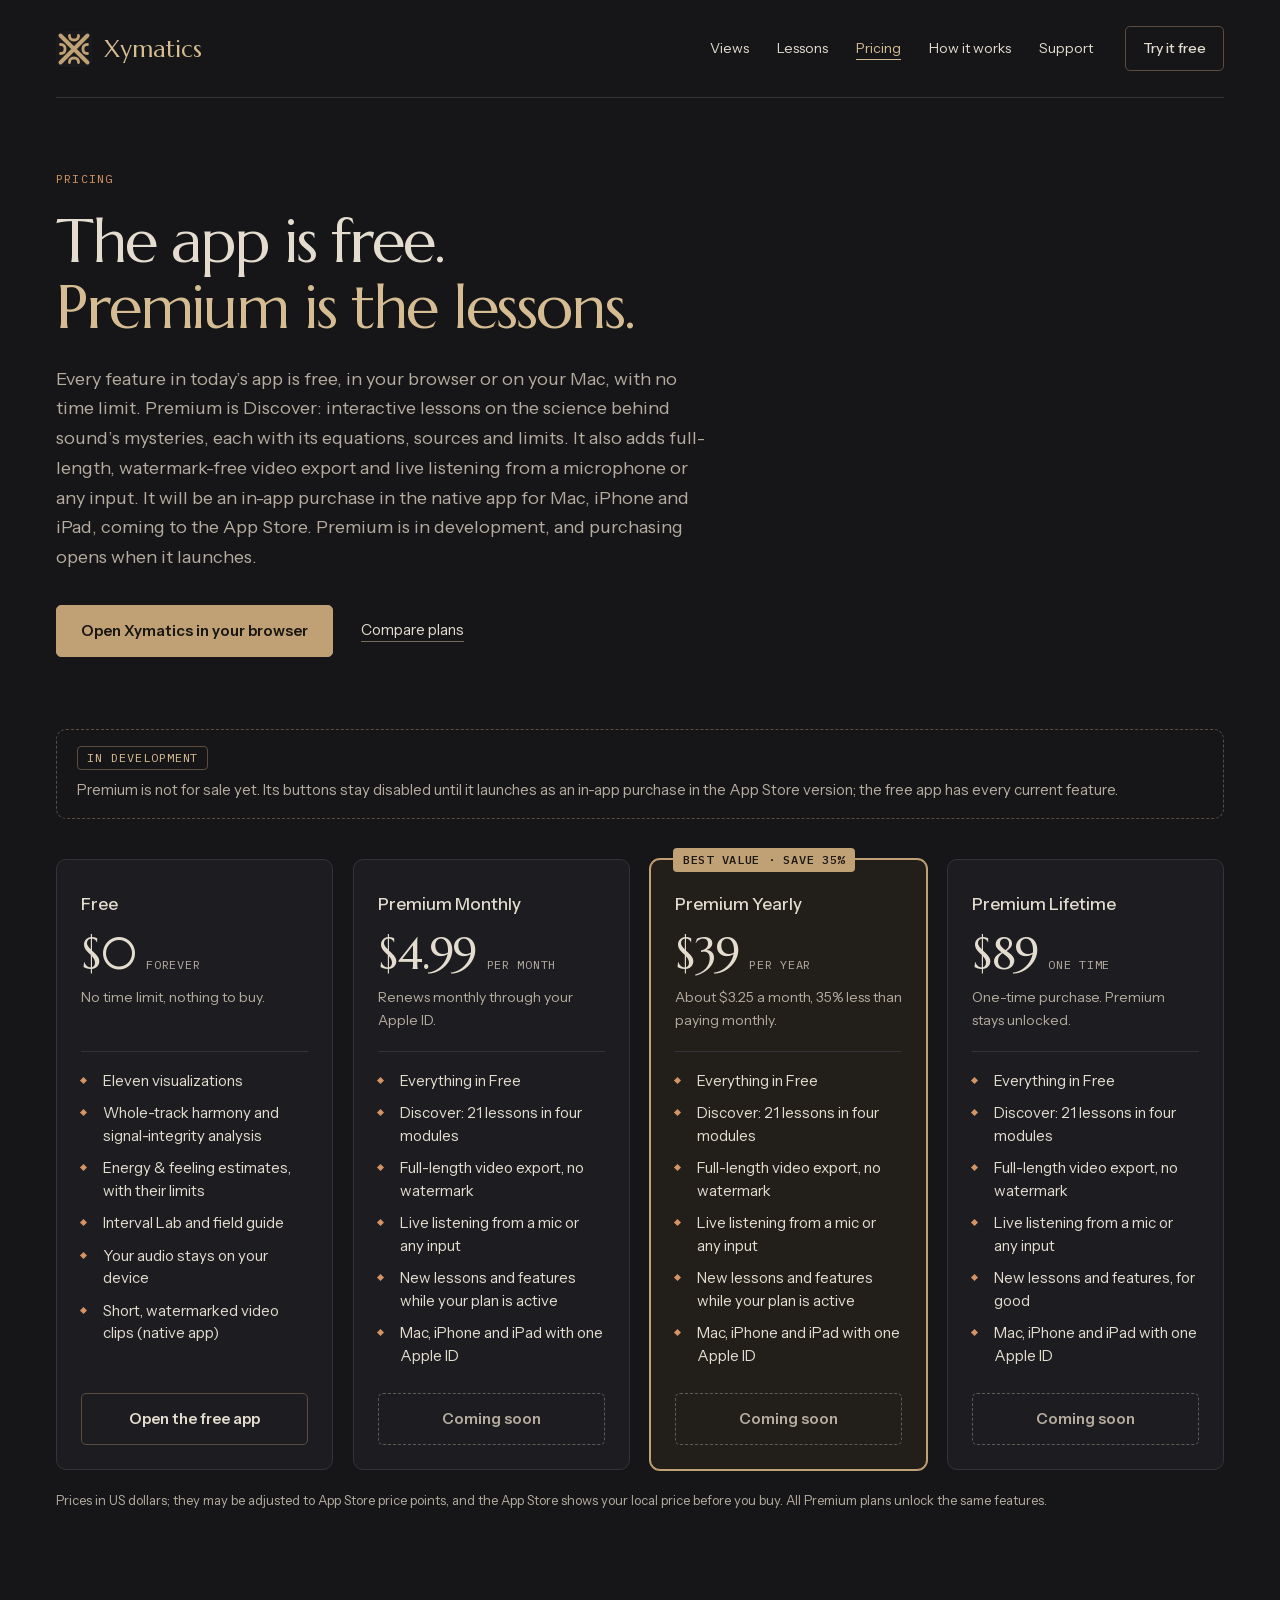
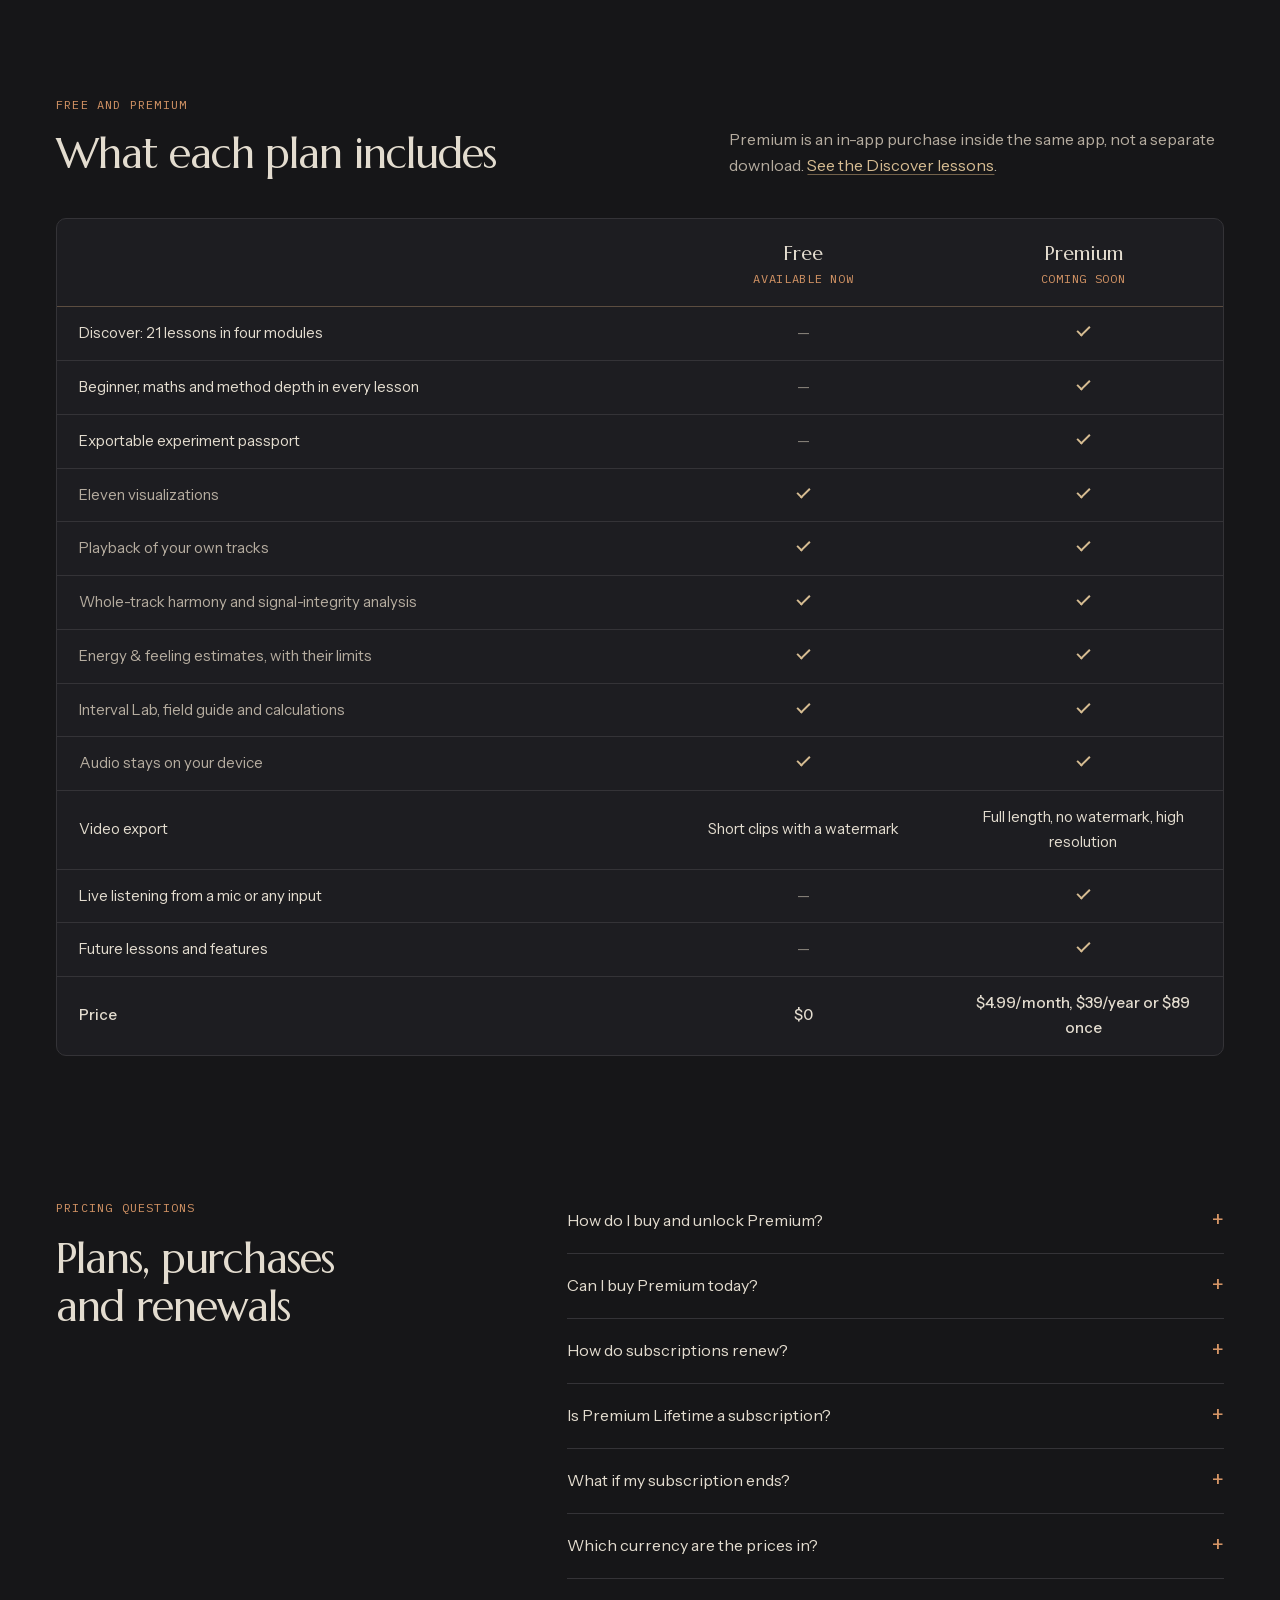
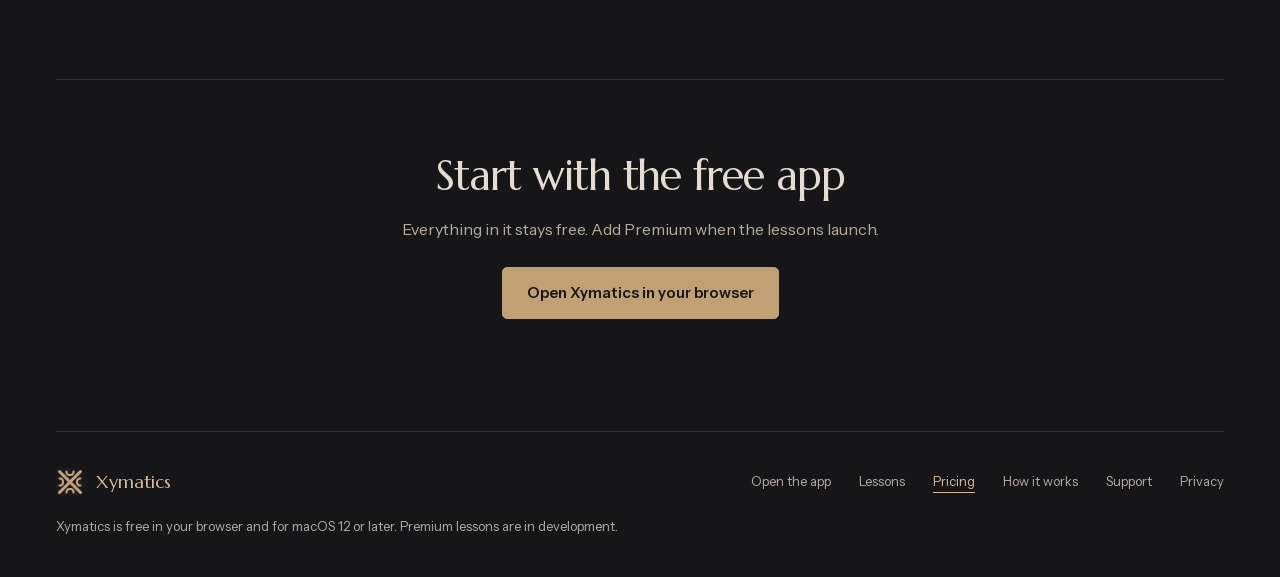
<file: pricing.html>
<!doctype html>
<html lang="en">
  <head>
    <meta charset="utf-8" />
    <meta name="viewport" content="width=device-width, initial-scale=1" />
    <meta
      name="description"
      content="Xymatics is free with no time limit. Premium is the Discover lessons on the science behind sound’s mysteries, plus video export and live listening, as an in-app purchase: $4.99 a month, $39 a year, or $89 once. Premium is in development."
    />
    <meta name="theme-color" content="#161618" />
    <link rel="canonical" href="https://xymatics.com/pricing.html" />
    <meta property="og:type" content="website" />
    <meta property="og:site_name" content="Xymatics" />
    <meta property="og:url" content="https://xymatics.com/pricing.html" />
    <meta property="og:title" content="Xymatics pricing: free app, optional Premium lessons" />
    <meta
      property="og:description"
      content="The app is free with no time limit. Premium is the Discover lessons, plus video export and live listening: $4.99 a month, $39 a year, or $89 once."
    />
    <meta property="og:image" content="https://xymatics.com/assets/cymatics-workspace.jpg" />
    <meta property="og:image:width" content="1440" />
    <meta property="og:image:height" content="960" />
    <meta property="og:image:alt" content="The Xymatics workspace analyzing an example track, captured from the app." />
    <title>Pricing · Xymatics</title>
    <link rel="icon" href="favicon.svg" type="image/svg+xml" />
    <link rel="preload" href="assets/fonts/marcellus-400.woff2" as="font" type="font/woff2" crossorigin />
    <link rel="stylesheet" href="assets/fonts/fonts.css" />
    <link rel="stylesheet" href="styles.css" />
  </head>
  <body>
    <a class="skip-link" href="#main">Skip to content</a>
    <header class="header wrap">
      <a class="brand" href="index.html" aria-label="Xymatics home"
        ><img src="favicon.svg" width="36" height="36" alt="" /><span>Xymatics</span></a
      >
      <nav class="site-nav" aria-label="Main navigation">
        <ul>
          <li><a href="index.html#views">Views</a></li>
          <li><a href="discover.html">Lessons</a></li>
          <li><a href="pricing.html" aria-current="page">Pricing</a></li>
          <li><a href="guide.html#calculations">How it works</a></li>
          <li><a href="support.html">Support</a></li>
        </ul>
      </nav>
      <a class="nav-download" href="https://lab.xymatics.com/">Try it free</a>
    </header>

    <main id="main" tabindex="-1">
      <section class="pricing-hero wrap" aria-labelledby="pricing-heading">
        <p class="eyebrow">Pricing</p>
        <h1 id="pricing-heading">The app is free. <em>Premium is the lessons.</em></h1>
        <p class="pricing-lede">
          Every feature in today’s app is free, in your browser or on your Mac, with no time limit. Premium is Discover: interactive lessons on the science behind sound’s mysteries, each with its equations, sources and limits. It also adds full-length, watermark-free video export and live listening from a microphone or any input. It will be an in-app purchase in the native app for Mac, iPhone and iPad, coming to the App
          Store. Premium is in development, and purchasing opens when it launches.
        </p>
        <div class="hero-actions"><a class="button primary" href="https://lab.xymatics.com/">Open Xymatics in your browser</a><a class="text-link" href="#plans">Compare plans</a></div>
      </section>

      <section class="plans-section wrap" id="plans" aria-labelledby="plans-heading">
        <h2 id="plans-heading" class="sr-only">Plans</h2>
        <p class="purchase-note" id="purchase-note">
          <span class="badge">In development</span>
          Premium is not for sale yet. Its buttons stay disabled until it launches as an in-app purchase in the App Store version; the free app
          has every current feature.
        </p>
        <ul class="tiers">
          <li class="tier">
            <h3>Free</h3>
            <p class="price"><span class="amount">$0</span><span class="per">forever</span></p>
            <p class="price-note">No time limit, nothing to buy.</p>
            <ul class="tier-features">
              <li>Eleven visualizations</li>
              <li>Whole-track harmony and signal-integrity analysis</li>
              <li>Energy &amp; feeling estimates, with their limits</li>
              <li>Interval Lab and field guide</li>
              <li>Your audio stays on your device</li>
              <li>Short, watermarked video clips (native app)</li>
            </ul>
            <a class="button secondary" href="https://lab.xymatics.com/">Open the free app</a>
          </li>
          <li class="tier">
            <h3>Premium Monthly</h3>
            <p class="price"><span class="amount">$4.99</span><span class="per">per month</span></p>
            <p class="price-note">Renews monthly through your Apple ID.</p>
            <ul class="tier-features">
              <li>Everything in Free</li>
              <li>Discover: 21 lessons in four modules</li>
              <li>Full-length video export, no watermark</li>
              <li>Live listening from a mic or any input</li>
              <li>New lessons and features while your plan is active</li>
              <li>Mac, iPhone and iPad with one Apple ID</li>
            </ul>
            <button class="button unavailable" type="button" aria-disabled="true" aria-describedby="purchase-note">Coming soon</button>
          </li>
          <li class="tier featured" aria-labelledby="tier-yearly">
            <p class="tier-flag">Best value · Save 35%</p>
            <h3 id="tier-yearly">Premium Yearly</h3>
            <p class="price"><span class="amount">$39</span><span class="per">per year</span></p>
            <p class="price-note">About $3.25 a month, 35% less than paying monthly.</p>
            <ul class="tier-features">
              <li>Everything in Free</li>
              <li>Discover: 21 lessons in four modules</li>
              <li>Full-length video export, no watermark</li>
              <li>Live listening from a mic or any input</li>
              <li>New lessons and features while your plan is active</li>
              <li>Mac, iPhone and iPad with one Apple ID</li>
            </ul>
            <button class="button unavailable" type="button" aria-disabled="true" aria-describedby="purchase-note">Coming soon</button>
          </li>
          <li class="tier">
            <h3>Premium Lifetime</h3>
            <p class="price"><span class="amount">$89</span><span class="per">one time</span></p>
            <p class="price-note">One-time purchase. Premium stays unlocked.</p>
            <ul class="tier-features">
              <li>Everything in Free</li>
              <li>Discover: 21 lessons in four modules</li>
              <li>Full-length video export, no watermark</li>
              <li>Live listening from a mic or any input</li>
              <li>New lessons and features, for good</li>
              <li>Mac, iPhone and iPad with one Apple ID</li>
            </ul>
            <button class="button unavailable" type="button" aria-disabled="true" aria-describedby="purchase-note">Coming soon</button>
          </li>
        </ul>
        <p class="tiers-note">
          Prices in US dollars; they may be adjusted to App Store price points, and the App Store shows your local price before you buy. All
          Premium plans unlock the same features.
        </p>
      </section>

      <section class="compare wrap" id="compare" aria-labelledby="compare-heading">
        <div class="section-intro">
          <p class="eyebrow">Free and Premium</p>
          <h2 id="compare-heading">What each plan includes</h2>
          <p>
            Premium is an in-app purchase inside the same app, not a separate download.
            <a class="inline-link" href="discover.html">See the Discover lessons</a>.
          </p>
        </div>
        <div class="table-frame">
          <table>
            <caption class="sr-only">
              What the free app includes compared with Premium
            </caption>
            <thead>
              <tr>
                <td></td>
                <th scope="col"><span class="plan">Free</span><span class="plan-status">Available now</span></th>
                <th scope="col"><span class="plan">Premium</span><span class="plan-status">Coming soon</span></th>
              </tr>
            </thead>
            <tbody>
              <tr class="adds">
                <th scope="row">Discover: 21 lessons in four modules</th>
                <td><span class="no" aria-hidden="true">—</span><span class="sr-only">Not included</span></td>
                <td><span class="yes" aria-hidden="true"></span><span class="sr-only">Included</span></td>
              </tr>
              <tr class="adds">
                <th scope="row">Beginner, maths and method depth in every lesson</th>
                <td><span class="no" aria-hidden="true">—</span><span class="sr-only">Not included</span></td>
                <td><span class="yes" aria-hidden="true"></span><span class="sr-only">Included</span></td>
              </tr>
              <tr class="adds">
                <th scope="row">Exportable experiment passport</th>
                <td><span class="no" aria-hidden="true">—</span><span class="sr-only">Not included</span></td>
                <td><span class="yes" aria-hidden="true"></span><span class="sr-only">Included</span></td>
              </tr>
              <tr>
                <th scope="row">Eleven visualizations</th>
                <td><span class="yes" aria-hidden="true"></span><span class="sr-only">Included</span></td>
                <td><span class="yes" aria-hidden="true"></span><span class="sr-only">Included</span></td>
              </tr>
              <tr>
                <th scope="row">Playback of your own tracks</th>
                <td><span class="yes" aria-hidden="true"></span><span class="sr-only">Included</span></td>
                <td><span class="yes" aria-hidden="true"></span><span class="sr-only">Included</span></td>
              </tr>
              <tr>
                <th scope="row">Whole-track harmony and signal-integrity analysis</th>
                <td><span class="yes" aria-hidden="true"></span><span class="sr-only">Included</span></td>
                <td><span class="yes" aria-hidden="true"></span><span class="sr-only">Included</span></td>
              </tr>
              <tr>
                <th scope="row">Energy &amp; feeling estimates, with their limits</th>
                <td><span class="yes" aria-hidden="true"></span><span class="sr-only">Included</span></td>
                <td><span class="yes" aria-hidden="true"></span><span class="sr-only">Included</span></td>
              </tr>
              <tr>
                <th scope="row">Interval Lab, field guide and calculations</th>
                <td><span class="yes" aria-hidden="true"></span><span class="sr-only">Included</span></td>
                <td><span class="yes" aria-hidden="true"></span><span class="sr-only">Included</span></td>
              </tr>
              <tr>
                <th scope="row">Audio stays on your device</th>
                <td><span class="yes" aria-hidden="true"></span><span class="sr-only">Included</span></td>
                <td><span class="yes" aria-hidden="true"></span><span class="sr-only">Included</span></td>
              </tr>
              <tr class="adds">
                <th scope="row">Video export</th>
                <td>Short clips with a watermark</td>
                <td>Full length, no watermark, high resolution</td>
              </tr>
              <tr class="adds">
                <th scope="row">Live listening from a mic or any input</th>
                <td><span class="no" aria-hidden="true">—</span><span class="sr-only">Not included</span></td>
                <td><span class="yes" aria-hidden="true"></span><span class="sr-only">Included</span></td>
              </tr>
              <tr class="adds">
                <th scope="row">Future lessons and features</th>
                <td><span class="no" aria-hidden="true">—</span><span class="sr-only">Not included</span></td>
                <td><span class="yes" aria-hidden="true"></span><span class="sr-only">Included</span></td>
              </tr>
            </tbody>
            <tfoot>
              <tr>
                <th scope="row">Price</th>
                <td>$0</td>
                <td>$4.99/month, $39/year or $89 once</td>
              </tr>
            </tfoot>
          </table>
        </div>
      </section>

      <section class="faq wrap" id="pricing-questions" aria-labelledby="pricing-faq-heading">
        <div>
          <p class="eyebrow">Pricing questions</p>
          <h2 id="pricing-faq-heading">Plans, purchases and renewals</h2>
        </div>
        <div class="questions">
          <details>
            <summary>How do I buy and unlock Premium?</summary>
            <p>
              In the app, with Apple’s In-App Purchase. One purchase unlocks Premium on Mac, iPhone and iPad with the same Apple ID. On a new
              device, choose Restore purchases in the app.
            </p>
          </details>
          <details>
            <summary>Can I buy Premium today?</summary>
            <p>
              Not yet. Premium is in development for the native app, which is coming to the App Store for Mac,
              iPhone and iPad. There are no dates yet. Until then, the free app has every current feature.
            </p>
          </details>
          <details>
            <summary>How do subscriptions renew?</summary>
            <p>
              Monthly and yearly plans renew through your Apple ID. You manage or cancel them in your App Store account settings, like any other
              App Store subscription.
            </p>
          </details>
          <details>
            <summary>Is Premium Lifetime a subscription?</summary>
            <p>No. Premium Lifetime is a one-time purchase. It does not renew, and it includes future lessons and features.</p>
          </details>
          <details>
            <summary>What if my subscription ends?</summary>
            <p>
              The lessons and other Premium features lock again, and exports carry the watermark. Every free feature keeps working, and your saved notes and experiment passports stay on your device.
            </p>
          </details>
          <details>
            <summary>Which currency are the prices in?</summary>
            <p>
              US dollars. Prices may be adjusted to App Store price points, and the App Store shows the price in your currency before you buy.
            </p>
          </details>
        </div>
      </section>

      <section class="pricing-cta wrap" aria-labelledby="pricing-cta-heading">
        <h2 id="pricing-cta-heading">Start with the free app</h2>
        <p>Everything in it stays free. Add Premium when the lessons launch.</p>
        <a class="button primary" href="https://lab.xymatics.com/">Open Xymatics in your browser</a>
      </section>
    </main>

    <footer class="footer wrap">
      <a class="brand" href="index.html" aria-label="Xymatics home"
        ><img src="favicon.svg" width="28" height="28" alt="" /><span>Xymatics</span></a
      >
      <nav aria-label="Footer">
        <ul>
          <li><a href="https://lab.xymatics.com/">Open the app</a></li>
          <li><a href="discover.html">Lessons</a></li>
          <li><a href="pricing.html" aria-current="page">Pricing</a></li>
          <li><a href="guide.html#calculations">How it works</a></li>
          <li><a href="support.html">Support</a></li>
          <li><a href="privacy.html">Privacy</a></li>
        </ul>
      </nav>
      <p class="footer-note">Xymatics is free in your browser and for macOS 12 or later. Premium lessons are in development.</p>
    </footer>
  </body>
</html>
</file>
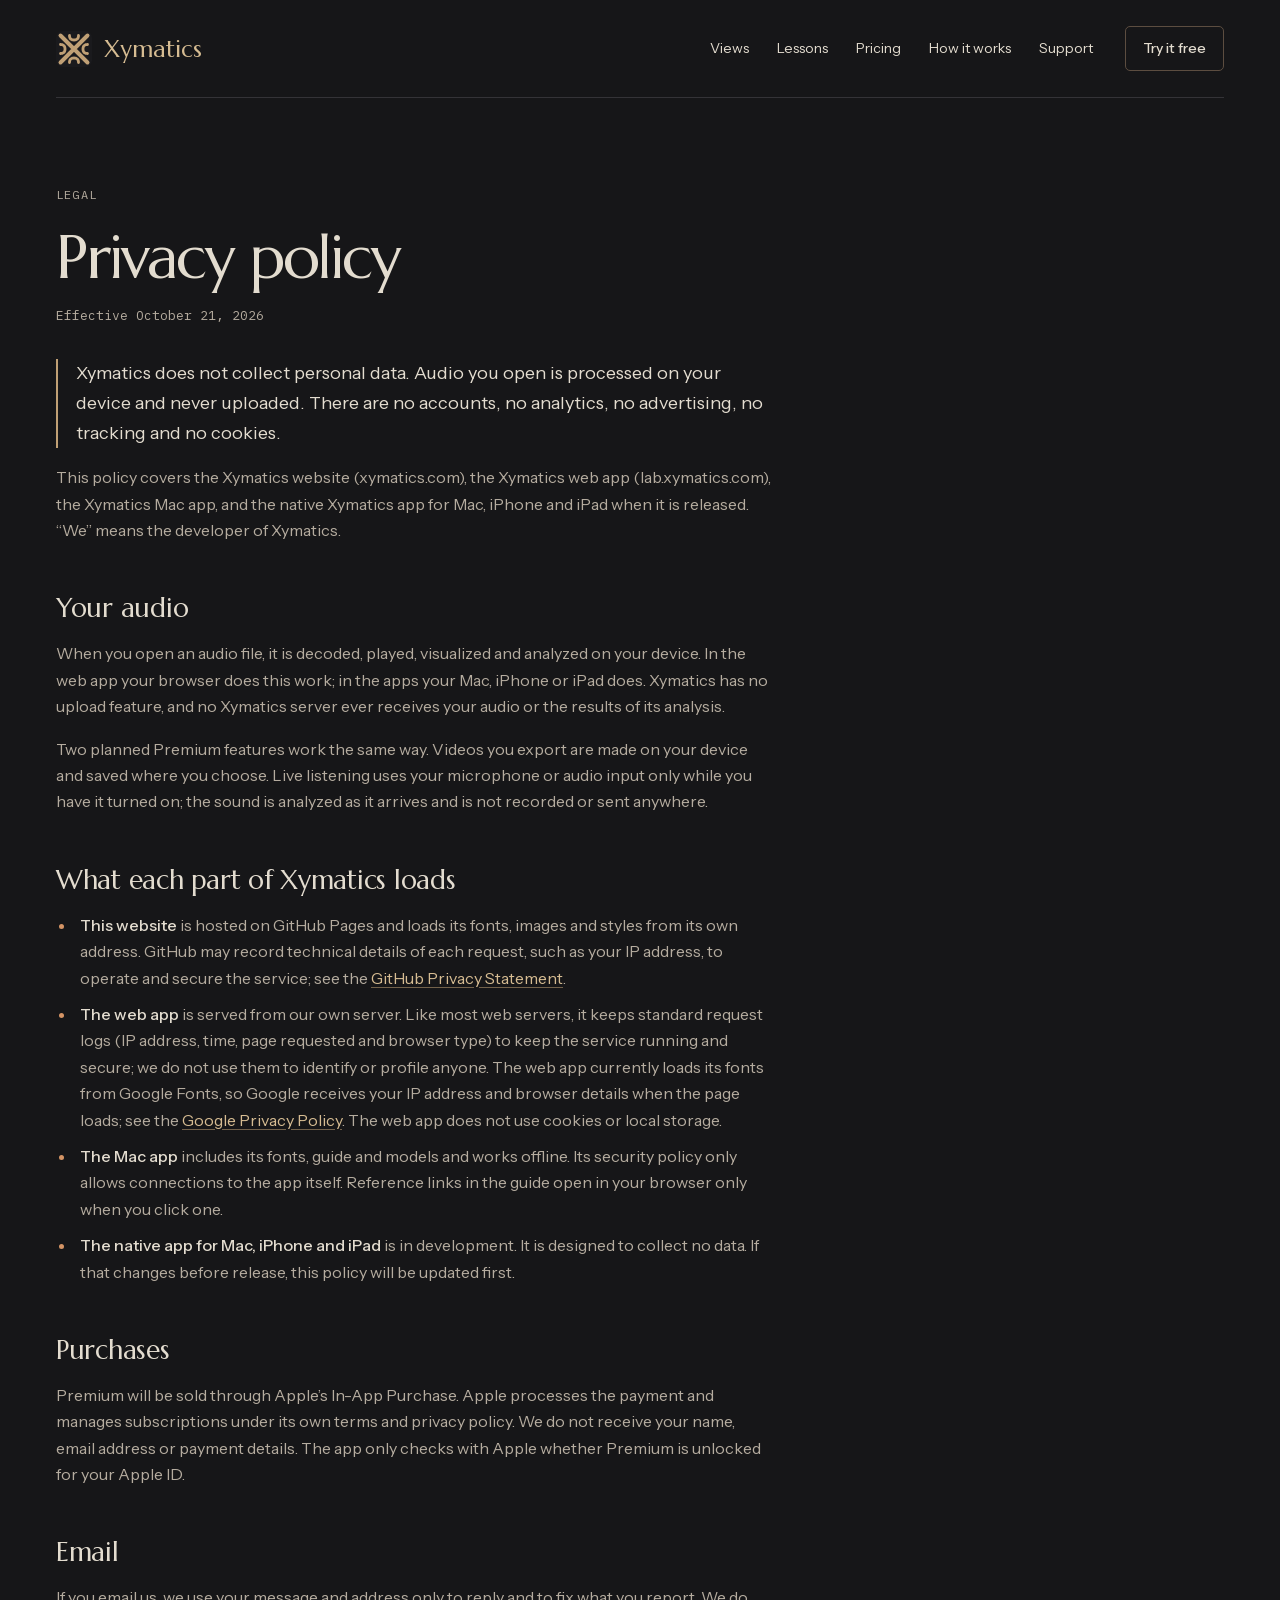
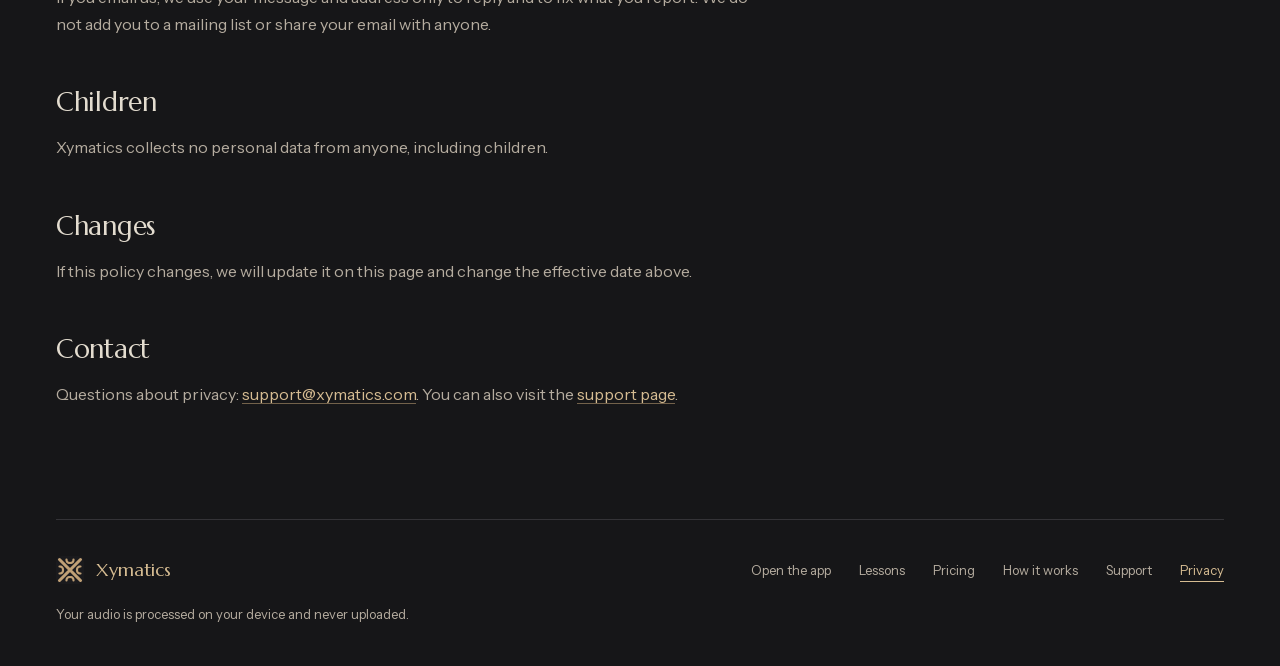
<file: privacy.html>
<!doctype html>
<html lang="en">
  <head>
    <meta charset="utf-8" />
    <meta name="viewport" content="width=device-width, initial-scale=1" />
    <meta
      name="description"
      content="The Xymatics privacy policy: your audio is processed on your device and never uploaded. No accounts, analytics, tracking or cookies."
    />
    <meta name="theme-color" content="#161618" />
    <link rel="canonical" href="https://xymatics.com/privacy.html" />
    <title>Privacy policy · Xymatics</title>
    <link rel="icon" href="favicon.svg" type="image/svg+xml" />
    <link rel="preload" href="assets/fonts/marcellus-400.woff2" as="font" type="font/woff2" crossorigin />
    <link rel="stylesheet" href="assets/fonts/fonts.css" />
    <link rel="stylesheet" href="styles.css" />
  </head>
  <body>
    <a class="skip-link" href="#main">Skip to content</a>
    <header class="header wrap">
      <a class="brand" href="index.html" aria-label="Xymatics home"
        ><img src="favicon.svg" width="36" height="36" alt="" /><span>Xymatics</span></a
      >
      <nav class="site-nav" aria-label="Main navigation">
        <ul>
          <li><a href="index.html#views">Views</a></li>
          <li><a href="discover.html">Lessons</a></li>
          <li><a href="pricing.html">Pricing</a></li>
          <li><a href="guide.html#calculations">How it works</a></li>
          <li><a href="support.html">Support</a></li>
        </ul>
      </nav>
      <a class="nav-download" href="https://lab.xymatics.com/">Try it free</a>
    </header>

    <main id="main" tabindex="-1">
      <article class="prose wrap" aria-labelledby="privacy-heading">
        <p class="eyebrow">Legal</p>
        <h1 id="privacy-heading">Privacy policy</h1>
        <p class="prose-meta">Effective October 21, 2026</p>

        <p class="prose-summary">
          Xymatics does not collect personal data. Audio you open is processed on your device and never uploaded. There are no accounts, no
          analytics, no advertising, no tracking and no cookies.
        </p>

        <p>
          This policy covers the Xymatics website (xymatics.com), the Xymatics web app (lab.xymatics.com), the Xymatics Mac app, and the
          native Xymatics app for Mac, iPhone and iPad when it is released. “We” means the developer of Xymatics.
        </p>

        <h2>Your audio</h2>
        <p>
          When you open an audio file, it is decoded, played, visualized and analyzed on your device. In the web app your browser does this
          work; in the apps your Mac, iPhone or iPad does. Xymatics has no upload feature, and no Xymatics server ever receives your audio
          or the results of its analysis.
        </p>
        <p>
          Two planned Premium features work the same way. Videos you export are made on your device and saved where you choose. Live
          listening uses your microphone or audio input only while you have it turned on; the sound is analyzed as it arrives and is not
          recorded or sent anywhere.
        </p>

        <h2>What each part of Xymatics loads</h2>
        <ul>
          <li>
            <strong>This website</strong> is hosted on GitHub Pages and loads its fonts, images and styles from its own address. GitHub may
            record technical details of each request, such as your IP address, to operate and secure the service; see the
            <a class="inline-link" href="https://docs.github.com/en/site-policy/privacy-policies/github-general-privacy-statement"
              >GitHub Privacy Statement</a
            >.
          </li>
          <li>
            <strong>The web app</strong> is served from our own server. Like most web servers, it keeps standard request logs (IP address,
            time, page requested and browser type) to keep the service running and secure; we do not use them to identify or profile anyone.
            The web app currently loads its fonts from Google Fonts, so Google receives your IP address and browser details when the page
            loads; see the <a class="inline-link" href="https://policies.google.com/privacy">Google Privacy Policy</a>. The web app does not
            use cookies or local storage.
          </li>
          <li>
            <strong>The Mac app</strong> includes its fonts, guide and models and works offline. Its security policy only allows connections
            to the app itself. Reference links in the guide open in your browser only when you click one.
          </li>
          <li>
            <strong>The native app for Mac, iPhone and iPad</strong> is in development. It is designed to collect no data. If that changes
            before release, this policy will be updated first.
          </li>
        </ul>

        <h2>Purchases</h2>
        <p>
          Premium will be sold through Apple’s In-App Purchase. Apple processes the payment and manages subscriptions under its own terms
          and privacy policy. We do not receive your name, email address or payment details. The app only checks with Apple whether Premium
          is unlocked for your Apple ID.
        </p>

        <h2>Email</h2>
        <p>
          If you email us, we use your message and address only to reply and to fix what you report. We do not add you to a mailing list or
          share your email with anyone.
        </p>

        <h2>Children</h2>
        <p>Xymatics collects no personal data from anyone, including children.</p>

        <h2>Changes</h2>
        <p>If this policy changes, we will update it on this page and change the effective date above.</p>

        <h2>Contact</h2>
        <p>
          Questions about privacy: <a class="inline-link" href="mailto:support@xymatics.com">support@xymatics.com</a>. You can also visit
          the <a class="inline-link" href="support.html">support page</a>.
        </p>
      </article>
    </main>

    <footer class="footer wrap">
      <a class="brand" href="index.html" aria-label="Xymatics home"
        ><img src="favicon.svg" width="28" height="28" alt="" /><span>Xymatics</span></a
      >
      <nav aria-label="Footer">
        <ul>
          <li><a href="https://lab.xymatics.com/">Open the app</a></li>
          <li><a href="discover.html">Lessons</a></li>
          <li><a href="pricing.html">Pricing</a></li>
          <li><a href="guide.html#calculations">How it works</a></li>
          <li><a href="support.html">Support</a></li>
          <li><a href="privacy.html" aria-current="page">Privacy</a></li>
        </ul>
      </nav>
      <p class="footer-note">Your audio is processed on your device and never uploaded.</p>
    </footer>
  </body>
</html>
</file>
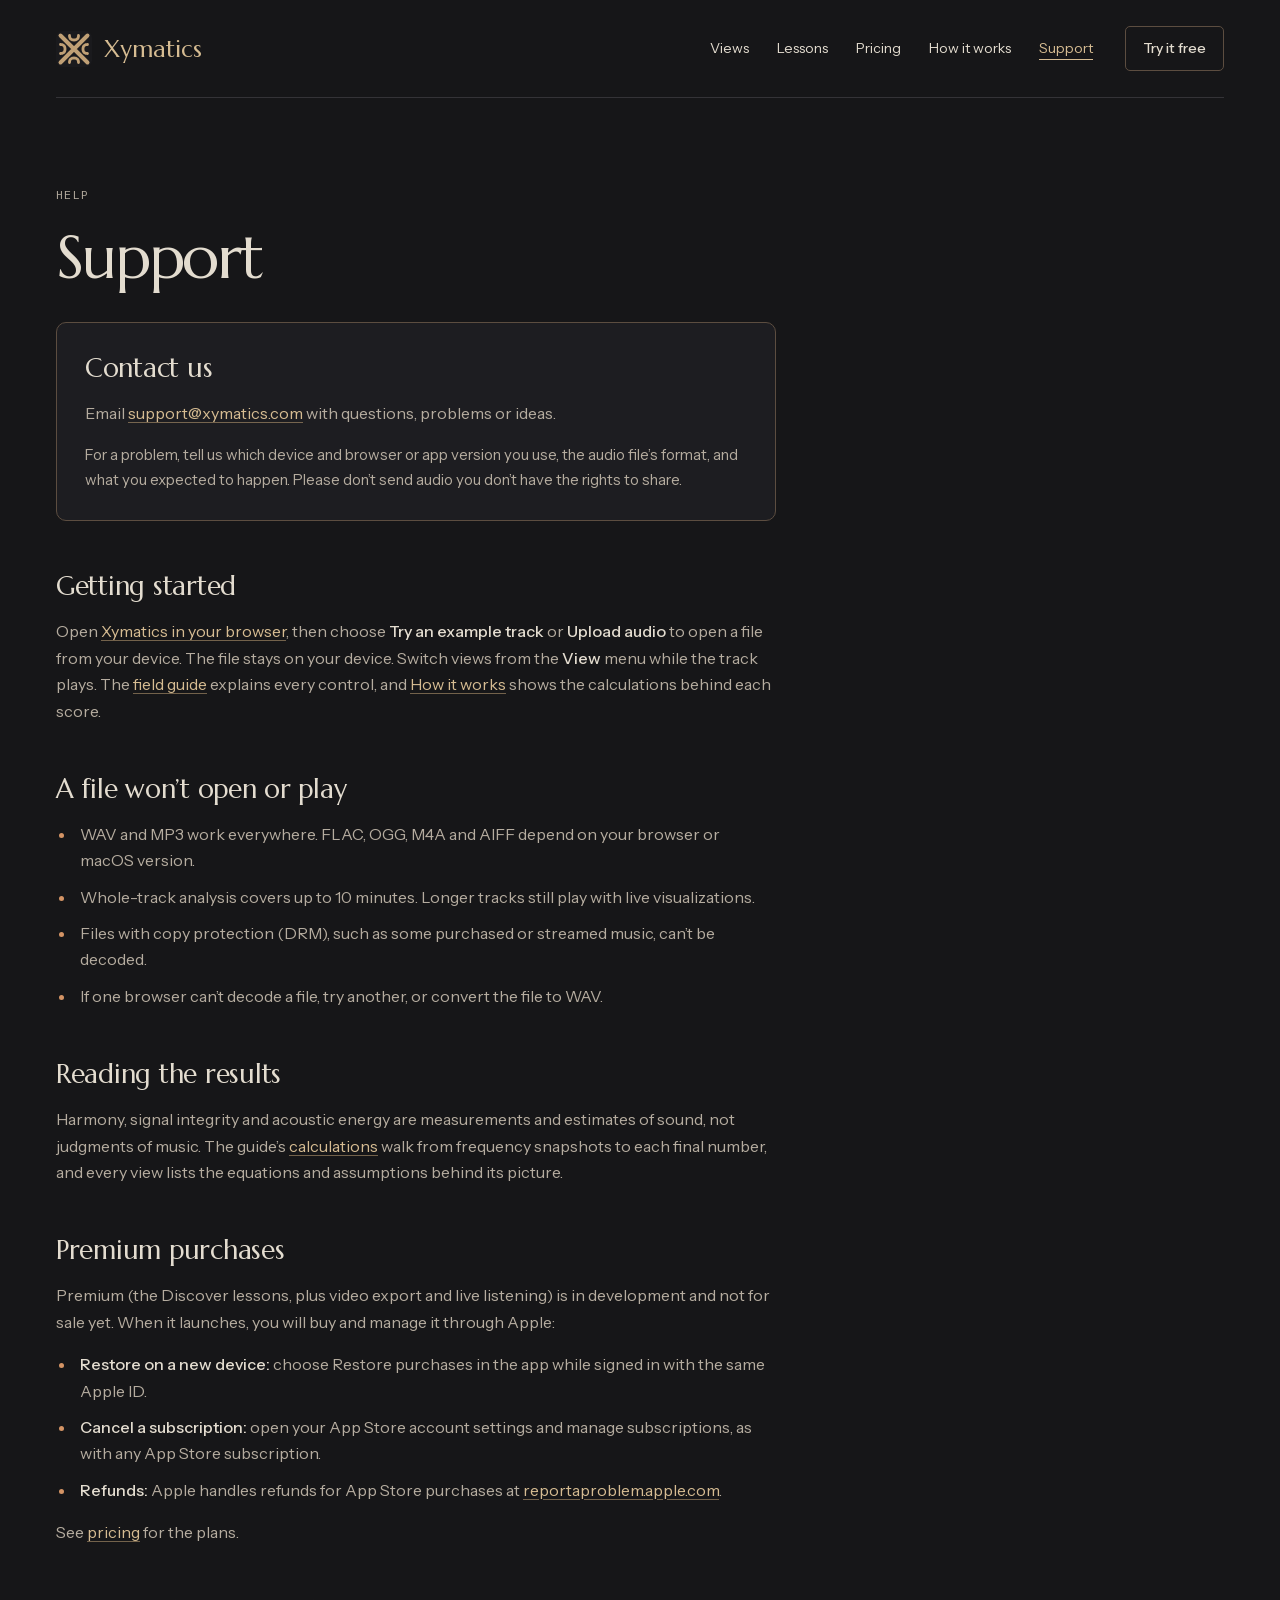
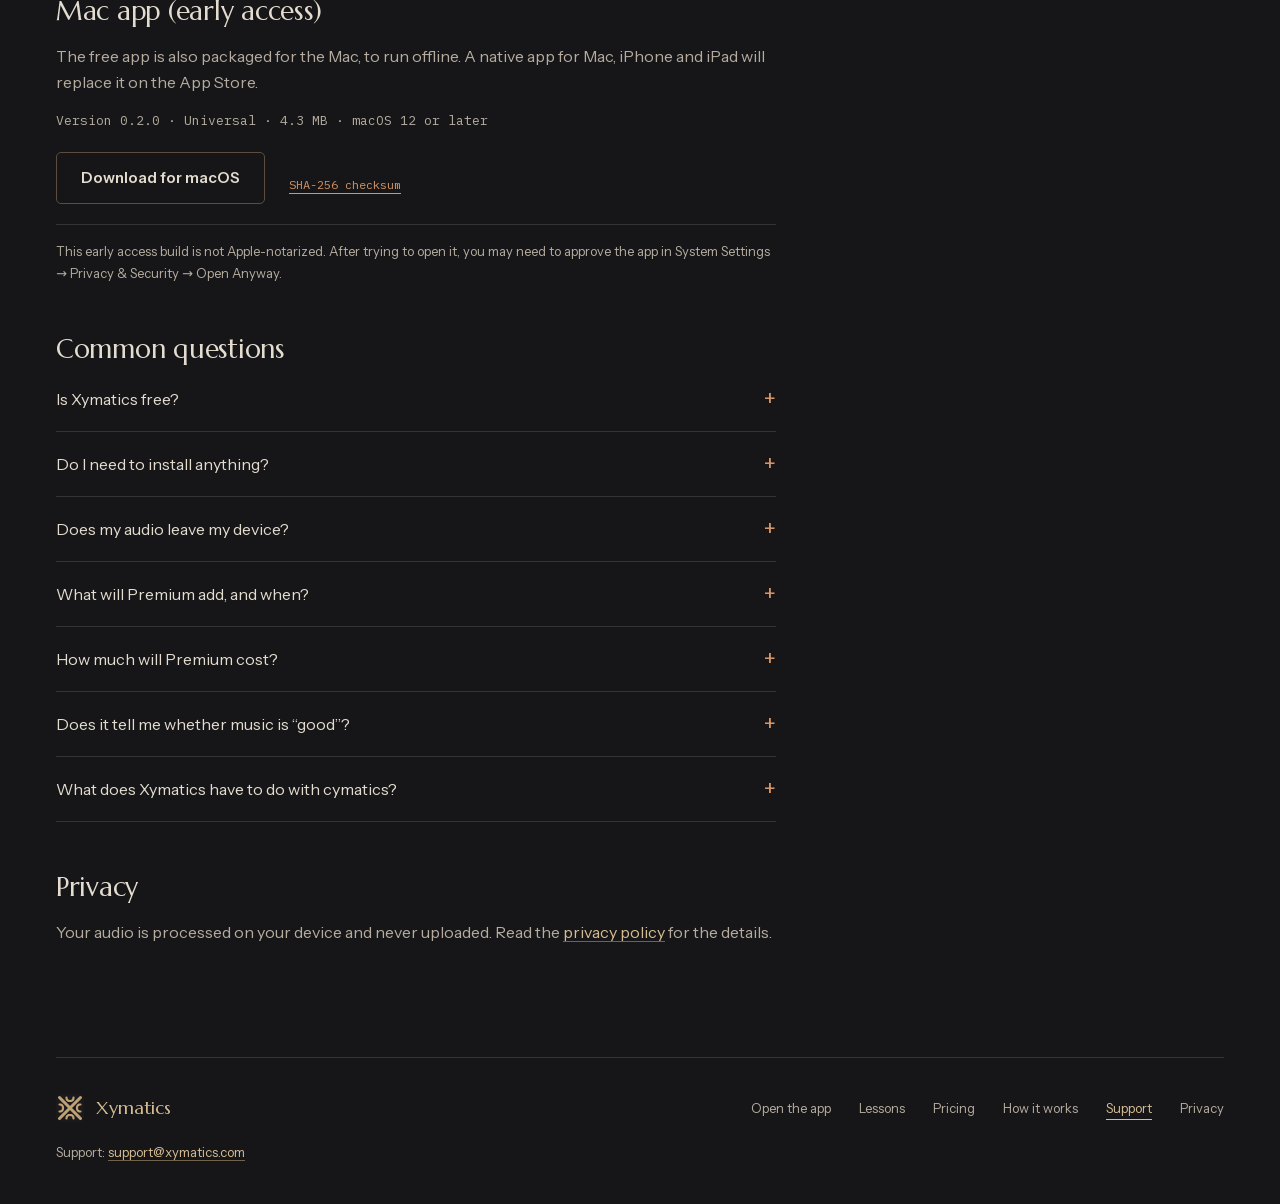
<file: support.html>
<!doctype html>
<html lang="en">
  <head>
    <meta charset="utf-8" />
    <meta name="viewport" content="width=device-width, initial-scale=1" />
    <meta
      name="description"
      content="Get help with Xymatics: contact support, open audio files, read the analysis, and manage Premium purchases."
    />
    <meta name="theme-color" content="#161618" />
    <link rel="canonical" href="https://xymatics.com/support.html" />
    <title>Support · Xymatics</title>
    <link rel="icon" href="favicon.svg" type="image/svg+xml" />
    <link rel="preload" href="assets/fonts/marcellus-400.woff2" as="font" type="font/woff2" crossorigin />
    <link rel="stylesheet" href="assets/fonts/fonts.css" />
    <link rel="stylesheet" href="styles.css" />
  </head>
  <body>
    <a class="skip-link" href="#main">Skip to content</a>
    <header class="header wrap">
      <a class="brand" href="index.html" aria-label="Xymatics home"
        ><img src="favicon.svg" width="36" height="36" alt="" /><span>Xymatics</span></a
      >
      <nav class="site-nav" aria-label="Main navigation">
        <ul>
          <li><a href="index.html#views">Views</a></li>
          <li><a href="discover.html">Lessons</a></li>
          <li><a href="pricing.html">Pricing</a></li>
          <li><a href="guide.html#calculations">How it works</a></li>
          <li><a href="support.html" aria-current="page">Support</a></li>
        </ul>
      </nav>
      <a class="nav-download" href="https://lab.xymatics.com/">Try it free</a>
    </header>

    <main id="main" tabindex="-1">
      <article class="prose wrap" aria-labelledby="support-heading">
        <p class="eyebrow">Help</p>
        <h1 id="support-heading">Support</h1>

        <div class="contact-card">
          <h2>Contact us</h2>
          <p>Email <a class="inline-link" href="mailto:support@xymatics.com">support@xymatics.com</a> with questions, problems or ideas.</p>
          <p class="contact-tip">
            For a problem, tell us which device and browser or app version you use, the audio file’s format, and what you expected to
            happen. Please don’t send audio you don’t have the rights to share.
          </p>
        </div>

        <h2>Getting started</h2>
        <p>
          Open <a class="inline-link" href="https://lab.xymatics.com/">Xymatics in your browser</a>, then choose <strong>Try an example track</strong> or
          <strong>Upload audio</strong> to open a file from your device. The file stays on your device. Switch views from the
          <strong>View</strong> menu while the track plays. The <a class="inline-link" href="guide.html">field guide</a> explains every
          control, and <a class="inline-link" href="guide.html#calculations">How it works</a> shows the calculations behind each score.
        </p>

        <h2>A file won’t open or play</h2>
        <ul>
          <li>WAV and MP3 work everywhere. FLAC, OGG, M4A and AIFF depend on your browser or macOS version.</li>
          <li>Whole-track analysis covers up to 10 minutes. Longer tracks still play with live visualizations.</li>
          <li>Files with copy protection (DRM), such as some purchased or streamed music, can’t be decoded.</li>
          <li>If one browser can’t decode a file, try another, or convert the file to WAV.</li>
        </ul>

        <h2>Reading the results</h2>
        <p>
          Harmony, signal integrity and acoustic energy are measurements and estimates of sound, not judgments of music. The guide’s
          <a class="inline-link" href="guide.html#calculations">calculations</a> walk from frequency snapshots to each final number, and
          every view lists the equations and assumptions behind its picture.
        </p>

        <h2>Premium purchases</h2>
        <p>
          Premium (the Discover lessons, plus video export and live listening) is in development and not for sale yet. When it launches,
          you will buy and manage it through Apple:
        </p>
        <ul>
          <li><strong>Restore on a new device:</strong> choose Restore purchases in the app while signed in with the same Apple ID.</li>
          <li>
            <strong>Cancel a subscription:</strong> open your App Store account settings and manage subscriptions, as with any App Store
            subscription.
          </li>
          <li>
            <strong>Refunds:</strong> Apple handles refunds for App Store purchases at
            <a class="inline-link" href="https://reportaproblem.apple.com">reportaproblem.apple.com</a>.
          </li>
        </ul>
        <p>See <a class="inline-link" href="pricing.html">pricing</a> for the plans.</p>

        <h2 id="mac">Mac app (early access)</h2>
        <p>
          The free app is also packaged for the Mac, to run offline. A native app for Mac, iPhone and iPad will replace it on the App Store.
        </p>
        <p class="prose-meta">Version 0.2.0 · Universal · 4.3 MB · macOS 12 or later</p>
        <div class="download-row"><a class="button secondary" href="downloads/Xymatics-0.2.0-macos-universal.dmg" download>Download for macOS</a><a class="checksum" href="downloads/SHA256SUMS.txt">SHA-256 checksum</a></div>
        <p class="release-note">This early access build is not Apple-notarized. After trying to open it, you may need to approve the app in System Settings → Privacy & Security → Open Anyway.</p>

        <h2 id="questions">Common questions</h2>
        <div class="questions">
          <details>
            <summary>Is Xymatics free?</summary>
            <p>
              Yes. The web app and the Mac app are free, with every current feature: the visualizations, playback, analysis, Interval Lab
              and field guide. Premium is an optional in-app purchase that is still in development.
            </p>
          </details>
          <details>
            <summary>Do I need to install anything?</summary>
            <p>No. Xymatics runs in a modern desktop browser. The Mac app is optional, for working offline.</p>
          </details>
          <details>
            <summary>Does my audio leave my device?</summary>
            <p>
              No. In the browser, the page decodes and analyzes your file on your device and has no upload feature. The Mac app does the
              same on your Mac, and its security policy only allows connections to the app itself.
            </p>
          </details>
          <details>
            <summary>What will Premium add, and when?</summary>
            <p>
              The <a class="inline-link" href="discover.html">Discover lessons</a>: interactive lessons on the science behind sound’s
              mysteries, each with its equations, sources and limits. Premium also adds full-length, watermark-free video export and live
              listening from a microphone or any input, in the native app for Mac, iPhone and iPad. It is in development and there is no date
              yet.
            </p>
          </details>
          <details>
            <summary>How much will Premium cost?</summary>
            <p>
              $4.99 a month, $39 a year (about $3.25 a month) or $89 once, bought in the app through Apple’s In-App Purchase. One purchase
              unlocks Mac, iPhone and iPad with the same Apple ID.
            </p>
          </details>
          <details>
            <summary>Does it tell me whether music is “good”?</summary>
            <p>
              No. Xymatics describes measurable qualities of sound. Harmony and acoustic energy are estimates, and tension can be an
              intentional part of music.
            </p>
          </details>
          <details>
            <summary>What does Xymatics have to do with cymatics?</summary>
            <p>
              Cymatics is the study of visible sound: sand on a vibrating plate gathers along the lines that barely move. Xymatics takes its
              name and starting point from it. The views are mathematical models driven by the music, not simulations of matter.
            </p>
          </details>
        </div>

        <h2>Privacy</h2>
        <p>
          Your audio is processed on your device and never uploaded. Read the
          <a class="inline-link" href="privacy.html">privacy policy</a> for the details.
        </p>
      </article>
    </main>

    <footer class="footer wrap">
      <a class="brand" href="index.html" aria-label="Xymatics home"
        ><img src="favicon.svg" width="28" height="28" alt="" /><span>Xymatics</span></a
      >
      <nav aria-label="Footer">
        <ul>
          <li><a href="https://lab.xymatics.com/">Open the app</a></li>
          <li><a href="discover.html">Lessons</a></li>
          <li><a href="pricing.html">Pricing</a></li>
          <li><a href="guide.html#calculations">How it works</a></li>
          <li><a href="support.html" aria-current="page">Support</a></li>
          <li><a href="privacy.html">Privacy</a></li>
        </ul>
      </nav>
      <p class="footer-note">Support: <a class="inline-link" href="mailto:support@xymatics.com">support@xymatics.com</a></p>
    </footer>
  </body>
</html>
</file>
<file: assets/fonts/fonts.css>
@font-face {
  font-family: 'IBM Plex Mono';
  font-style: normal;
  font-weight: 400;
  font-display: swap;
  src: url(ibm-plex-mono-400.woff2) format('woff2');
  unicode-range: U+0000-00FF, U+0131, U+0152-0153, U+02BB-02BC, U+02C6, U+02DA, U+02DC, U+0304, U+0308, U+0329, U+2000-206F, U+20AC, U+2122, U+2191, U+2193, U+2212, U+2215, U+FEFF, U+FFFD;
}

@font-face {
  font-family: 'IBM Plex Mono';
  font-style: normal;
  font-weight: 500;
  font-display: swap;
  src: url(ibm-plex-mono-500.woff2) format('woff2');
  unicode-range: U+0000-00FF, U+0131, U+0152-0153, U+02BB-02BC, U+02C6, U+02DA, U+02DC, U+0304, U+0308, U+0329, U+2000-206F, U+20AC, U+2122, U+2191, U+2193, U+2212, U+2215, U+FEFF, U+FFFD;
}

@font-face {
  font-family: 'Instrument Sans';
  font-style: normal;
  font-weight: 400;
  font-stretch: 100%;
  font-display: swap;
  src: url(instrument-sans-400.woff2) format('woff2');
  unicode-range: U+0000-00FF, U+0131, U+0152-0153, U+02BB-02BC, U+02C6, U+02DA, U+02DC, U+0304, U+0308, U+0329, U+2000-206F, U+20AC, U+2122, U+2191, U+2193, U+2212, U+2215, U+FEFF, U+FFFD;
}

@font-face {
  font-family: 'Instrument Sans';
  font-style: normal;
  font-weight: 500;
  font-stretch: 100%;
  font-display: swap;
  src: url(instrument-sans-500.woff2) format('woff2');
  unicode-range: U+0000-00FF, U+0131, U+0152-0153, U+02BB-02BC, U+02C6, U+02DA, U+02DC, U+0304, U+0308, U+0329, U+2000-206F, U+20AC, U+2122, U+2191, U+2193, U+2212, U+2215, U+FEFF, U+FFFD;
}

@font-face {
  font-family: 'Instrument Sans';
  font-style: normal;
  font-weight: 600;
  font-stretch: 100%;
  font-display: swap;
  src: url(instrument-sans-600.woff2) format('woff2');
  unicode-range: U+0000-00FF, U+0131, U+0152-0153, U+02BB-02BC, U+02C6, U+02DA, U+02DC, U+0304, U+0308, U+0329, U+2000-206F, U+20AC, U+2122, U+2191, U+2193, U+2212, U+2215, U+FEFF, U+FFFD;
}

@font-face {
  font-family: 'Marcellus';
  font-style: normal;
  font-weight: 400;
  font-display: swap;
  src: url(marcellus-400.woff2) format('woff2');
  unicode-range: U+0000-00FF, U+0131, U+0152-0153, U+02BB-02BC, U+02C6, U+02DA, U+02DC, U+0304, U+0308, U+0329, U+2000-206F, U+20AC, U+2122, U+2191, U+2193, U+2212, U+2215, U+FEFF, U+FFFD;
}
</file>
<file: styles.css>
/* Xymatics: Nodal X brand. Bronze and parchment on charcoal, self-hosted fonts. The only script is garden.js, which
   draws the hero's Resonance Garden live over its captured image; every page works without it. */
:root {
  color-scheme: dark;
  /* Colour */
  --bg: #161618;
  --band: #121214;
  --surface: #1d1d21;
  --plate: #0b0f17;
  --ink: #e3dccf;
  --muted: #b5ac9f;
  --bronze: #c0a075;
  --bronze-hi: #d6bc92;
  --copper: #d49465;
  --wave: #8fc3cf;
  --line: #343337;
  --line-warm: #5c4d40;
  --on-bronze: #1a1612;
  /* Type */
  --display: 'Marcellus', Georgia, serif;
  --body: 'Instrument Sans', system-ui, sans-serif;
  --mono: 'IBM Plex Mono', ui-monospace, monospace;
  /* Shape */
  --radius: 5px;
  --radius-lg: 10px;
  /* Space: 8px base */
  --s1: 8px;
  --s2: 16px;
  --s3: 24px;
  --s4: 32px;
  --s5: 48px;
  --s6: 64px;
  --section: clamp(64px, 9vw, 112px);
}

* {
  box-sizing: border-box;
  scrollbar-width: thin;
  scrollbar-color: color-mix(in srgb, var(--muted) 22%, transparent) transparent;
}
::-webkit-scrollbar {
  width: 6px;
  height: 6px;
}
::-webkit-scrollbar-track {
  background: transparent;
}
::-webkit-scrollbar-thumb {
  background: color-mix(in srgb, var(--muted) 22%, transparent);
  border-radius: 999px;
}
::-webkit-scrollbar-thumb:hover {
  background: color-mix(in srgb, var(--muted) 38%, transparent);
}
::-webkit-scrollbar-corner {
  background: transparent;
}
@media (forced-colors: active) {
  * {
    scrollbar-width: auto;
    scrollbar-color: auto;
  }
  ::-webkit-scrollbar,
  ::-webkit-scrollbar-track,
  ::-webkit-scrollbar-thumb,
  ::-webkit-scrollbar-thumb:hover,
  ::-webkit-scrollbar-corner {
    all: revert;
  }
}

html {
  scroll-behavior: smooth;
  scroll-padding-top: 24px;
}
body {
  margin: 0;
  background: var(--bg);
  color: var(--ink);
  font: 400 1rem/1.65 var(--body);
  overflow-wrap: break-word;
}
a {
  color: inherit;
  text-decoration: none;
}
img,
svg {
  display: block;
  max-width: 100%;
  height: auto;
}
figure,
p,
h1,
h2,
h3,
h4,
dl,
dd {
  margin: 0;
}
ul,
ol {
  margin: 0;
  padding: 0;
}
main:focus {
  outline: none;
}
a:focus-visible,
button:focus-visible,
summary:focus-visible {
  outline: 2px solid var(--bronze-hi);
  outline-offset: 4px;
  border-radius: 2px;
}
.wrap {
  width: min(1240px, calc(100% - 112px));
  margin-inline: auto;
}
.sr-only {
  position: absolute;
  width: 1px;
  height: 1px;
  margin: -1px;
  padding: 0;
  overflow: hidden;
  clip: rect(0 0 0 0);
  white-space: nowrap;
  border: 0;
}
.skip-link {
  position: fixed;
  z-index: 10;
  left: 16px;
  top: 16px;
  padding: 12px 20px;
  border-radius: var(--radius);
  background: var(--bronze);
  color: var(--on-bronze);
  font-weight: 600;
  transform: translateY(-180%);
}
.skip-link:focus {
  transform: none;
}

/* Shared text styles */
.eyebrow {
  color: var(--copper);
  font: 400 0.75rem/1.5 var(--mono);
  letter-spacing: 0.1em;
  text-transform: uppercase;
}
h2 {
  font: 400 clamp(2.1rem, 3.3vw, 3.15rem)/1.15 var(--display);
  letter-spacing: -0.025em;
  text-wrap: balance;
}
.section-intro {
  display: grid;
  grid-template-columns: 1.2fr 1fr;
  gap: 12px 80px;
  align-items: end;
  margin-bottom: 40px;
}
.section-intro .eyebrow {
  grid-column: 1 / -1;
}
.section-intro > p:last-child {
  color: var(--muted);
  max-width: 520px;
}
.inline-link {
  color: var(--bronze-hi);
  text-decoration: underline;
  text-decoration-color: color-mix(in srgb, var(--bronze) 55%, transparent);
  text-underline-offset: 3px;
}
.inline-link:hover {
  color: var(--ink);
  text-decoration-color: currentColor;
}

/* Buttons */
.button {
  display: inline-flex;
  align-items: center;
  justify-content: center;
  border: 1px solid var(--bronze);
  border-radius: var(--radius);
  padding: 15px 24px;
  min-height: 52px;
  font: 600 0.9375rem/1.2 var(--body);
  cursor: pointer;
  transition:
    background-color 0.15s,
    transform 0.15s;
}
.primary {
  color: var(--on-bronze);
  background: var(--bronze);
}
.primary:hover {
  background: var(--bronze-hi);
  transform: translateY(-1px);
}
.primary:active {
  transform: none;
}
.button:disabled {
  cursor: default;
  opacity: 0.6;
  transform: none;
}
.text-link {
  display: inline-flex;
  align-items: center;
  min-height: 44px;
  font-size: 0.9375rem;
  color: var(--ink);
  text-decoration: underline;
  text-decoration-color: #776b5c;
  text-underline-offset: 6px;
}
.text-link:hover {
  color: var(--bronze-hi);
  text-decoration-color: currentColor;
}

/* Header */
.header {
  display: grid;
  grid-template-columns: auto 1fr auto;
  align-items: center;
  gap: 32px;
  padding-block: 26px;
  border-bottom: 1px solid var(--line);
}
.brand {
  display: inline-flex;
  align-items: center;
  gap: 12px;
  font: 400 1.45rem/1 var(--display);
  color: var(--bronze-hi);
  min-height: 44px;
}
.site-nav {
  justify-self: end;
}
.site-nav ul,
.footer ul {
  display: flex;
  align-items: center;
  gap: 4px 28px;
  list-style: none;
}
.site-nav a,
.footer nav a {
  display: inline-flex;
  align-items: center;
  min-height: 44px;
  font-size: 0.875rem;
  color: var(--ink);
  transition: color 0.15s;
}
.site-nav a:hover,
.footer nav a:hover {
  color: var(--bronze-hi);
}
.nav-download {
  display: inline-flex;
  align-items: center;
  min-height: 44px;
  border: 1px solid var(--line-warm);
  border-radius: var(--radius);
  padding: 10px 17px;
  font-size: 0.875rem;
  font-weight: 500;
  transition:
    border-color 0.15s,
    color 0.15s;
}
.nav-download:hover {
  border-color: var(--bronze);
  color: var(--bronze-hi);
}

/* Hero */
.hero {
  display: grid;
  grid-template-columns: 1.05fr 0.95fr;
  gap: 30px;
  align-items: center;
  padding-block: 72px 48px;
}
.hero-copy {
  position: relative;
  z-index: 1;
}
.hero h1 {
  font: 400 clamp(3.25rem, 5.65vw, 5.5rem)/1.06 var(--display);
  letter-spacing: -0.04em;
  margin: 22px 0 24px;
}
.hero h1 em {
  font-style: normal;
  color: var(--bronze-hi);
}
.hero-description {
  color: var(--muted);
  max-width: 500px;
  font-size: 1.125rem;
  line-height: 1.7;
}
.hero-actions {
  display: flex;
  align-items: center;
  gap: 12px 28px;
  flex-wrap: wrap;
  margin-top: 32px;
}
.hero-facts {
  display: flex;
  flex-wrap: wrap;
  gap: 8px 22px;
  margin-top: 26px;
  list-style: none;
  font-size: 0.875rem;
}
.hero-facts li {
  display: flex;
  gap: 10px;
  align-items: center;
}
.hero-facts li::before {
  content: '';
  width: 5px;
  height: 5px;
  background: var(--copper);
  transform: rotate(45deg);
  flex: none;
}

.hero-art {
  min-width: 0;
  position: relative;
}
.garden,
.garden-live {
  width: 100%;
  aspect-ratio: 1;
  object-fit: cover;
  mask-image: radial-gradient(circle, #000 56%, transparent 72%);
}
/* garden.js lays the live canvas over the captured image and adds .is-live after its first frame,
   so the image holds the layout and stays visible without JavaScript or with reduced motion. */
.garden-live {
  position: absolute;
  inset: 0 0 auto;
  opacity: 0;
  transition: opacity 0.8s;
}
.hero-art.is-live .garden-live {
  opacity: 1;
}
.garden {
  transition: opacity 0.8s;
}
.hero-art.is-live .garden {
  opacity: 0;
}
.garden-source-live,
.hero-art.is-live .garden-source {
  display: none;
}
.hero-art.is-live .garden-source-live {
  display: inline;
}
.hero-art figcaption {
  display: flex;
  justify-content: space-between;
  gap: 12px;
  font-size: 0.75rem;
  color: var(--muted);
  margin-top: -8px;
}
.figure-number {
  font: 400 0.75rem/1.6 var(--mono);
  letter-spacing: 0.05em;
  text-transform: uppercase;
  color: var(--copper);
}

/* Views gallery */
.gallery {
  padding-top: var(--section);
}
.gallery h2 {
  margin-bottom: 40px;
}
.view-grid {
  display: grid;
  grid-template-columns: repeat(3, minmax(0, 1fr));
  gap: 36px 24px;
  list-style: none;
}
.view img {
  width: 100%;
  aspect-ratio: 1;
  object-fit: cover;
  border: 1px solid var(--line);
  border-radius: var(--radius-lg);
  background: var(--plate);
}
.view h3 {
  margin-top: 16px;
  font: 400 1.3rem/1.25 var(--display);
}
.gallery-more {
  margin-top: 36px;
}

/* What Xymatics does, in three lines */
.pillars {
  display: grid;
  grid-template-columns: repeat(3, minmax(0, 1fr));
  gap: 32px 48px;
  padding-block: var(--section);
}
.pillars article {
  padding-top: 18px;
  border-top: 1px solid var(--line-warm);
}
.pillars h3 {
  font: 400 1.5rem/1.25 var(--display);
}
.pillars p {
  margin-top: 8px;
  color: var(--muted);
  font-size: 0.9375rem;
}

/* Premium, as one band: the full plans live on pricing.html */
.premium-band {
  background: var(--band);
  border-block: 1px solid var(--line);
  padding-block: var(--section);
}
.premium-band .wrap {
  display: grid;
  grid-template-columns: 1fr auto;
  gap: 40px 80px;
  align-items: center;
}
/* A lesson illustration computed from its equation, in the Discover plate style */
.comma-plate {
  width: 320px;
}
.plate .comma {
  stroke: var(--copper);
  stroke-width: 1.6;
}
.plate .comma-gap {
  fill: none;
  stroke: var(--copper);
  stroke-width: 5;
  stroke-linecap: round;
}
.plate svg .comma-label {
  fill: var(--copper);
}
.premium-band .eyebrow {
  display: flex;
  align-items: center;
  gap: 14px;
  flex-wrap: wrap;
}
.premium-band h2 {
  margin-top: 18px;
}
.premium-copy {
  max-width: 640px;
  margin-top: 20px;
  color: var(--muted);
  font-size: 1.0625rem;
}
.premium-price {
  margin-top: 20px;
  font-size: 0.9375rem;
}

/* Closing call to action */
.closing {
  display: flex;
  flex-direction: column;
  align-items: center;
  text-align: center;
  padding-block: var(--section);
}
.closing .button {
  margin-top: 28px;
}
.closing p {
  margin-top: 16px;
  color: var(--muted);
  font-size: 0.875rem;
}

/* Discover */
.premium {
  background: var(--band);
  border-block: 1px solid var(--line);
  padding-block: var(--section);
}
.badge {
  display: inline-block;
  padding: 2px 9px;
  border: 1px solid var(--line-warm);
  border-radius: 4px;
  color: var(--bronze-hi);
  letter-spacing: 0.08em;
}
.lede {
  color: var(--muted);
  font-size: 1.0625rem;
  margin-top: 20px;
  max-width: 620px;
}
.status {
  display: grid;
  gap: 0;
  border-top: 1px solid var(--line);
}
.status div {
  display: grid;
  grid-template-columns: 150px 1fr;
  gap: 16px;
  padding-block: 13px;
  border-bottom: 1px solid var(--line);
}
.status dt {
  font: 400 0.75rem/1.9 var(--mono);
  letter-spacing: 0.06em;
  text-transform: uppercase;
  color: var(--copper);
}
.status dd {
  font-size: 0.9375rem;
}

.plates {
  display: grid;
  grid-template-columns: repeat(3, minmax(0, 1fr));
  gap: 24px;
  margin-top: 64px;
}
.plates-note {
  grid-column: 1 / -1;
  color: var(--muted);
  font-size: 0.875rem;
}
.plate {
  display: flex;
  flex-direction: column;
  border: 1px solid var(--line);
  border-radius: var(--radius-lg);
  overflow: hidden;
  background: var(--surface);
}
.plate svg {
  width: 100%;
  background: var(--plate);
  border-bottom: 1px solid var(--line);
  padding: 10px 6px 2px;
}
.plate svg text {
  font: 400 10px var(--mono);
  fill: #a9a59c;
}
.plate .axis {
  stroke: #4a4a52;
  stroke-width: 1;
}
.plate .grid {
  stroke: #2e3340;
  stroke-width: 1;
  stroke-dasharray: 2 3;
}
.plate .signal {
  fill: none;
  stroke: var(--wave);
  stroke-width: 1.15;
  stroke-linejoin: round;
}
.plate .envelope {
  fill: none;
  stroke: var(--bronze);
  stroke-width: 1.4;
  stroke-dasharray: 5 4;
}
.plate .curve {
  fill: none;
  stroke-width: 1.6;
  stroke-linejoin: round;
}
.plate .q8 {
  stroke: var(--wave);
}
.plate .q3 {
  stroke: var(--bronze);
  stroke-dasharray: 6 4;
}
.plate .q1 {
  stroke: var(--muted);
  stroke-dasharray: 1.5 3.5;
  stroke-linecap: round;
}
.plate .bracket {
  fill: none;
  stroke: var(--ink);
  stroke-width: 1;
}
.plate .bars rect {
  fill: var(--bronze);
}
.plate .bars rect:first-child {
  fill: var(--wave);
}
.plate figcaption {
  display: grid;
  gap: 10px;
  padding: 18px 20px 20px;
  font-size: 0.875rem;
  color: var(--muted);
}
.plate-label {
  font: 400 0.75rem/1.5 var(--mono);
  letter-spacing: 0.06em;
  text-transform: uppercase;
  color: var(--copper);
}
.plate code {
  font: 400 0.8125rem/1.5 var(--mono);
  color: var(--ink);
  white-space: pre-wrap;
}

.modules-heading {
  display: flex;
  flex-wrap: wrap;
  align-items: baseline;
  gap: 8px 20px;
  margin-top: 80px;
  font: 400 clamp(1.6rem, 2.4vw, 2.1rem)/1.2 var(--display);
}
.modules-heading span {
  font: 400 0.75rem/1.5 var(--mono);
  letter-spacing: 0.08em;
  text-transform: uppercase;
  color: var(--copper);
}
.modules {
  display: grid;
  grid-template-columns: repeat(2, minmax(0, 1fr));
  gap: 24px;
  margin-top: 28px;
}
.module {
  border: 1px solid var(--line);
  border-radius: var(--radius-lg);
  padding: 28px;
  background: var(--bg);
}
.module header {
  display: grid;
  grid-template-columns: 1fr auto;
  gap: 4px 16px;
  align-items: baseline;
  padding-bottom: 18px;
  border-bottom: 1px solid var(--line);
}
.module-number {
  grid-column: 1 / -1;
  font: 400 0.75rem/1.5 var(--mono);
  letter-spacing: 0.08em;
  text-transform: uppercase;
  color: var(--copper);
}
.module h3 {
  font: 400 1.5rem/1.25 var(--display);
}
.module-count {
  font: 400 0.75rem/1.5 var(--mono);
  color: var(--muted);
  white-space: nowrap;
}
.module ol {
  list-style: none;
  counter-reset: lesson;
}
.module li {
  counter-increment: lesson;
  display: grid;
  grid-template-columns: 28px 1fr;
  padding-block: 14px;
  border-bottom: 1px solid var(--line);
  color: var(--muted);
  font-size: 0.9375rem;
  line-height: 1.6;
}
.module li:last-child {
  border-bottom: 0;
  padding-bottom: 0;
}
.module li::before {
  content: counter(lesson, decimal-leading-zero);
  grid-row: 1 / span 2;
  font: 400 0.75rem/1.9 var(--mono);
  color: var(--copper);
}
.module li strong,
.built-in li strong {
  display: block;
  color: var(--ink);
  font-weight: 500;
}
.modules-note {
  margin-top: 16px;
  color: var(--muted);
  font-size: 0.8125rem;
}

.built-in {
  margin-top: 72px;
}
.built-in h2 {
  font: 400 clamp(1.6rem, 2.4vw, 2.1rem)/1.2 var(--display);
}
.built-in ul {
  display: grid;
  grid-template-columns: repeat(4, minmax(0, 1fr));
  gap: 28px 32px;
  margin-top: 28px;
  list-style: none;
}
.built-in li {
  padding-top: 16px;
  border-top: 1px solid var(--line-warm);
  color: var(--muted);
  font-size: 0.9375rem;
}
.built-in li strong {
  margin-bottom: 4px;
}

/* Free vs Discover */
.compare {
  padding-block: var(--section) 48px;
}
.table-frame {
  border: 1px solid var(--line);
  border-radius: var(--radius-lg);
  background: var(--surface);
}
table {
  width: 100%;
  border-collapse: collapse;
  font-size: 0.9375rem;
}
th,
td {
  padding: 14px 22px;
  border-bottom: 1px solid var(--line);
  text-align: center;
  vertical-align: middle;
}
tbody th,
tfoot th {
  text-align: left;
  font-weight: 400;
}
thead th {
  padding-block: 22px 18px;
}
thead td,
thead th {
  border-bottom-color: var(--line-warm);
}
th[scope='col'] {
  width: 24%;
}
.plan {
  display: block;
  font: 400 1.25rem/1.25 var(--display);
}
.plan-status {
  display: block;
  margin-top: 4px;
  font: 400 0.75rem/1.5 var(--mono);
  letter-spacing: 0.06em;
  text-transform: uppercase;
  color: var(--copper);
}
tbody tr.adds th {
  color: var(--ink);
}
tbody tr:not(.adds) th {
  color: var(--muted);
}
tfoot th,
tfoot td {
  border-bottom: 0;
  border-top: 1px solid var(--line-warm);
  font-weight: 500;
}
tfoot tr + tr th,
tfoot tr + tr td {
  border-top-color: var(--line);
}
.yes {
  display: inline-block;
  width: 7px;
  height: 13px;
  border: solid var(--bronze-hi);
  border-width: 0 2px 2px 0;
  transform: translateY(-2px) rotate(45deg);
}
.no {
  color: #8a847b;
}

.release-note {
  font-size: 0.8125rem;
  line-height: 1.65;
  color: var(--muted);
  padding-top: 16px;
  border-top: 1px solid var(--line);
}
.checksum {
  display: inline-block;
  margin-top: 12px;
  font: 400 0.75rem/1.6 var(--mono);
  text-decoration: underline;
  text-underline-offset: 4px;
  color: var(--copper);
}

/* Questions */
.faq {
  display: grid;
  grid-template-columns: 1fr 1.6fr;
  gap: 100px;
  padding-block: 95px 100px;
}
.faq .eyebrow {
  margin-bottom: 18px;
}

.questions details {
  border-bottom: 1px solid var(--line);
  padding-block: 10px;
}
.questions details:first-child {
  padding-top: 0;
}
.questions summary {
  min-height: 44px;
  padding-block: 8px;
  font-size: 1rem;
  cursor: pointer;
  list-style: none;
  display: flex;
  align-items: center;
  justify-content: space-between;
  gap: 24px;
}
.questions summary:hover {
  color: var(--bronze-hi);
}
.questions summary::-webkit-details-marker {
  display: none;
}
.questions summary::after {
  content: '+';
  font-size: 1.4rem;
  line-height: 1;
  color: var(--copper);
  font-weight: 400;
  flex: none;
}
.questions details[open] summary::after {
  content: '−';
}
.questions details p {
  margin: 6px 36px 12px 0;
  color: var(--muted);
  font-size: 0.9375rem;
  line-height: 1.8;
}

/* Footer */
.footer {
  display: grid;
  grid-template-columns: auto 1fr;
  align-items: center;
  gap: 12px 32px;
  border-top: 1px solid var(--line);
  padding-block: 28px 40px;
}
.footer .brand {
  font-size: 1.125rem;
}
.footer nav {
  justify-self: end;
}
.footer nav a {
  font-size: 0.8125rem;
  color: var(--muted);
}
.footer-note {
  grid-column: 1 / -1;
  color: var(--muted);
  font-size: 0.8125rem;
}

@media (min-width: 1700px) {
  .hero {
    padding-block: 90px 56px;
  }
  .hero h1 {
    font-size: 5.5rem;
  }
}
@media (min-width: 761px) {
  .faq > div:first-child {
    position: sticky;
    top: 32px;
    align-self: start;
  }
}
@media (max-width: 1100px) {
  .wrap {
    width: calc(100% - 64px);
  }
  .site-nav ul {
    gap: 4px 20px;
  }
  .hero {
    gap: 0;
    padding-top: 54px;
  }
  .hero h1 {
    font-size: clamp(3rem, 6vw, 4.5rem);
  }
  .hero-description {
    font-size: 1rem;
  }
  .hero-art figcaption {
    flex-direction: column;
  }
  .section-intro {
    gap: 12px 40px;
  }
  .faq {
    gap: 54px;
  }
  .view-grid {
    grid-template-columns: repeat(3, minmax(0, 1fr));
  }

  .plates {
    grid-template-columns: repeat(2, minmax(0, 1fr));
  }
  .built-in ul {
    grid-template-columns: repeat(2, minmax(0, 1fr));
  }
}
@media (max-width: 900px) {
  .header {
    grid-template-columns: 1fr auto;
    gap: 4px 20px;
    padding-block: 16px 8px;
  }
  .site-nav {
    grid-row: 2;
    grid-column: 1 / -1;
    justify-self: start;
  }
  .modules {
    grid-template-columns: 1fr;
  }
}
@media (max-width: 760px) {
  .wrap {
    width: calc(100% - 40px);
  }
  .brand {
    font-size: 1.25rem;
    gap: 9px;
  }
  .brand img {
    width: 32px;
    height: 32px;
  }
  .site-nav ul {
    gap: 0 14px;
    flex-wrap: wrap;
  }
  .site-nav a {
    font-size: 0.8125rem;
  }
  .nav-download {
    padding: 9px 12px;
    font-size: 0.8125rem;
  }
  .hero {
    grid-template-columns: 1fr;
    padding-block: 36px 28px;
    gap: 5px;
  }
  .hero h1 {
    font-size: clamp(2.75rem, 12vw, 5rem);
    margin-block: 18px;
  }
  .hero-description {
    font-size: 1.0625rem;
  }
  .hero-actions {
    margin-top: 26px;
  }
  .hero-actions .button {
    width: 100%;
  }
  .hero-art {
    width: min(100%, 440px);
    justify-self: center;
  }
  .hero-art figcaption {
    flex-direction: row;
    margin-top: -5px;
  }

  .section-intro {
    grid-template-columns: 1fr;
    gap: 16px;
    margin-bottom: 28px;
  }
  h2,
  .section-intro h2 {
    font-size: 2.1rem;
  }

  .view-grid {
    grid-template-columns: repeat(2, minmax(0, 1fr));
    gap: 28px 14px;
  }
  .view h3 {
    margin-top: 12px;
    font-size: 1.1rem;
  }
  .pillars {
    grid-template-columns: 1fr;
    gap: 28px;
  }
  .premium-band .wrap {
    grid-template-columns: 1fr;
  }
  .comma-plate {
    width: 100%;
    max-width: 360px;
    justify-self: center;
  }
  .closing .button {
    width: 100%;
  }

  .status div {
    grid-template-columns: 1fr;
    gap: 2px;
  }
  .plates {
    grid-template-columns: 1fr;
    margin-top: 48px;
  }
  .module {
    padding: 22px 18px;
  }
  .module h3 {
    font-size: 1.3rem;
  }
  .built-in ul {
    grid-template-columns: 1fr;
    gap: 20px;
  }
  th,
  td {
    padding: 12px 10px;
  }
  table {
    font-size: 0.875rem;
  }
  th[scope='col'] {
    width: 27%;
  }
  .plan {
    font-size: 1rem;
  }
  .plan-status {
    font-size: 0.6875rem;
    letter-spacing: 0.02em;
  }
  .faq {
    grid-template-columns: 1fr;
    gap: 28px;
    padding-block: 64px;
  }
  .questions details p {
    margin-right: 0;
  }
  .footer {
    grid-template-columns: 1fr;
    padding-block: 26px 32px;
  }
  .footer nav {
    justify-self: start;
  }
  .footer ul {
    flex-wrap: wrap;
    gap: 0 20px;
  }
}
@media (max-width: 380px) {
  /* Views is the section right below the hero; dropping its link keeps the nav on one row. */
  .site-nav li:first-child {
    display: none;
  }
}
@media (max-width: 360px) {
  .wrap {
    width: calc(100% - 32px);
  }
  .hero-art figcaption {
    flex-direction: column;
    gap: 0;
  }
  .header {
    gap: 4px 12px;
  }
  .site-nav ul {
    gap: 0 14px;
  }
  .nav-download {
    padding: 9px 10px;
  }

  th,
  td {
    padding: 10px 6px;
  }
  tbody th,
  tfoot th {
    padding-left: 10px;
  }
}
@media (prefers-reduced-motion: reduce) {
  html {
    scroll-behavior: auto;
  }
  * {
    transition: none !important;
  }
}

/* Pricing page */
.site-nav a[aria-current='page'],
.footer nav a[aria-current='page'] {
  color: var(--bronze-hi);
  text-decoration: underline;
  text-underline-offset: 6px;
}
.pricing-hero {
  padding-block: 72px 40px;
}
.pricing-hero h1 {
  margin-top: 20px;
  max-width: 900px;
  font: 400 clamp(2.6rem, 4.8vw, 4.4rem)/1.08 var(--display);
  letter-spacing: -0.035em;
  text-wrap: balance;
}
.pricing-hero h1 em {
  font-style: normal;
  color: var(--bronze-hi);
}
.pricing-lede {
  max-width: 660px;
  margin-top: 24px;
  color: var(--muted);
  font-size: 1.125rem;
}
.plans-section {
  padding-block: 32px 72px;
}
.purchase-note {
  display: flex;
  flex-wrap: wrap;
  align-items: center;
  gap: 8px 14px;
  margin-bottom: 40px;
  padding: 16px 20px;
  border: 1px dashed var(--line-warm);
  border-radius: var(--radius-lg);
  color: var(--muted);
  font-size: 0.9375rem;
}
.purchase-note .badge {
  font: 400 0.75rem/1.5 var(--mono);
  text-transform: uppercase;
}
.tiers {
  display: grid;
  grid-template-columns: repeat(4, minmax(0, 1fr));
  gap: 20px;
  list-style: none;
}
.tier {
  position: relative;
  display: flex;
  flex-direction: column;
  padding: 30px 24px 24px;
  border: 1px solid var(--line);
  border-radius: var(--radius-lg);
  background: var(--surface);
}
.tier.featured {
  border-color: var(--bronze);
  background: #221f1b;
  box-shadow: 0 0 0 1px var(--bronze);
}
.tier-flag {
  position: absolute;
  top: -12px;
  left: 22px;
  padding: 2px 10px;
  border-radius: 4px;
  background: var(--bronze);
  color: var(--on-bronze);
  font: 500 0.75rem/1.6 var(--mono);
  letter-spacing: 0.06em;
  text-transform: uppercase;
}
.tier h3 {
  font-size: 1.0625rem;
  font-weight: 500;
}
.price {
  display: flex;
  flex-wrap: wrap;
  align-items: baseline;
  gap: 4px 10px;
  margin-top: 14px;
}
.amount {
  font: 400 2.75rem/1 var(--display);
  letter-spacing: -0.02em;
}
.per {
  color: var(--muted);
  font: 400 0.75rem/1.5 var(--mono);
  letter-spacing: 0.06em;
  text-transform: uppercase;
}
.price-note {
  min-height: 3.3em;
  margin-top: 10px;
  color: var(--muted);
  font-size: 0.875rem;
  line-height: 1.65;
}
.tier-features {
  display: grid;
  align-content: start;
  gap: 10px;
  margin: 18px 0 26px;
  padding-top: 18px;
  border-top: 1px solid var(--line);
  list-style: none;
  font-size: 0.9375rem;
  line-height: 1.5;
}
.tier-features li {
  display: grid;
  grid-template-columns: 14px 1fr;
  gap: 8px;
}
.tier-features li::before {
  content: '';
  width: 5px;
  height: 5px;
  margin-top: 0.55em;
  background: var(--copper);
  transform: rotate(45deg);
}
.tier .button {
  width: 100%;
  margin-top: auto;
}
.button.secondary {
  color: var(--ink);
  background: transparent;
  border-color: var(--line-warm);
}
.button.secondary:hover {
  border-color: var(--bronze);
  color: var(--bronze-hi);
}
.button.unavailable {
  color: var(--muted);
  background: transparent;
  border: 1px dashed #5f5a53;
  cursor: not-allowed;
}
.tiers-note {
  margin-top: 20px;
  color: var(--muted);
  font-size: 0.8125rem;
}
.pricing-cta {
  display: grid;
  justify-items: center;
  gap: 16px;
  padding-block: 72px var(--section);
  border-top: 1px solid var(--line);
  text-align: center;
}
.pricing-cta p {
  color: var(--muted);
}
.pricing-cta .button {
  margin-top: 8px;
}
@media (max-width: 1100px) {
  .tiers {
    grid-template-columns: repeat(2, minmax(0, 1fr));
    gap: 28px 20px;
  }
}
@media (max-width: 760px) {
  .pricing-hero {
    padding-block: 40px 24px;
  }
  .pricing-hero h1 {
    font-size: clamp(2.3rem, 10.5vw, 3.4rem);
  }
  .pricing-lede {
    font-size: 1.0625rem;
  }
  .tiers {
    grid-template-columns: 1fr;
    gap: 32px;
  }
  .price-note {
    min-height: 0;
  }
  .purchase-note {
    padding: 14px 16px;
  }
  .pricing-cta .button {
    width: 100%;
  }
}

/* Discover page */
.page-hero {
  padding-block: 72px 56px;
}
.page-hero .eyebrow {
  display: flex;
  flex-wrap: wrap;
  align-items: center;
  gap: 14px;
}
.page-hero h1 {
  margin-top: 20px;
  max-width: 900px;
  font: 400 clamp(2.6rem, 4.8vw, 4.4rem)/1.08 var(--display);
  letter-spacing: -0.035em;
  text-wrap: balance;
}
.page-hero h1 em {
  font-style: normal;
  color: var(--bronze-hi);
}
.page-lede {
  max-width: 660px;
  margin-top: 24px;
  color: var(--muted);
  font-size: 1.125rem;
}
.page-hero .status {
  max-width: 760px;
  margin-top: 40px;
}
.page-hero + .premium .plates,
.honest + .premium .plates {
  margin-top: 0;
}
/* Discover: how the lessons stay honest, for readers who arrive skeptical */
.honest {
  padding-bottom: var(--section);
}
.honest h2 {
  max-width: 760px;
}
.honest-points {
  display: grid;
  grid-template-columns: repeat(3, minmax(0, 1fr));
  gap: 32px 48px;
  margin-top: 44px;
}
.honest-points article {
  padding-top: 18px;
  border-top: 1px solid var(--line-warm);
}
.honest-points h3 {
  font: 400 1.35rem/1.25 var(--display);
}
.honest-points p {
  margin-top: 8px;
  color: var(--muted);
  font-size: 0.9375rem;
}
@media (max-width: 900px) {
  .honest-points {
    grid-template-columns: repeat(2, minmax(0, 1fr));
  }
}
@media (max-width: 760px) {
  .honest-points {
    grid-template-columns: 1fr;
    gap: 24px;
  }
}

/* Privacy and support pages */
.prose {
  padding-block: 72px var(--section);
}
.prose > * {
  max-width: 720px;
}
.prose h1 {
  margin-top: 20px;
  font: 400 clamp(2.6rem, 4.8vw, 4rem)/1.08 var(--display);
  letter-spacing: -0.035em;
}
.prose h2 {
  margin-top: 48px;
  font: 400 1.65rem/1.25 var(--display);
  letter-spacing: -0.01em;
}
.prose p,
.prose li {
  color: var(--muted);
}
.prose p {
  margin-top: 16px;
}
.prose ul {
  margin-top: 16px;
  padding-left: 20px;
}
.prose li {
  margin-block: 10px;
  padding-left: 4px;
}
.prose li::marker {
  color: var(--copper);
}
.prose strong {
  color: var(--ink);
  font-weight: 500;
}
.prose-meta {
  font: 400 0.8125rem/1.6 var(--mono);
}
.prose .prose-summary {
  margin-top: 32px;
  padding-left: 18px;
  border-left: 2px solid var(--bronze);
  color: var(--ink);
  font-size: 1.125rem;
}
.contact-card {
  margin-top: 32px;
  padding: 28px;
  border: 1px solid var(--line-warm);
  border-radius: var(--radius-lg);
  background: var(--surface);
}
.prose .contact-card h2 {
  margin-top: 0;
}
.prose .contact-tip {
  font-size: 0.9375rem;
}
/* Support: the Mac early-access download and the questions moved from the homepage */
.download-row {
  display: flex;
  flex-wrap: wrap;
  gap: 12px 24px;
  align-items: center;
  margin-top: 20px;
}
.prose .release-note {
  margin-top: 20px;
}
.prose .questions {
  margin-top: 12px;
}
@media (max-width: 760px) {
  .page-hero,
  .prose {
    padding-top: 40px;
  }
  .page-hero h1,
  .prose h1 {
    font-size: clamp(2.3rem, 10.5vw, 3.4rem);
  }
  .page-lede {
    font-size: 1.0625rem;
  }
  .contact-card {
    padding: 22px 20px;
  }
}
</file>
